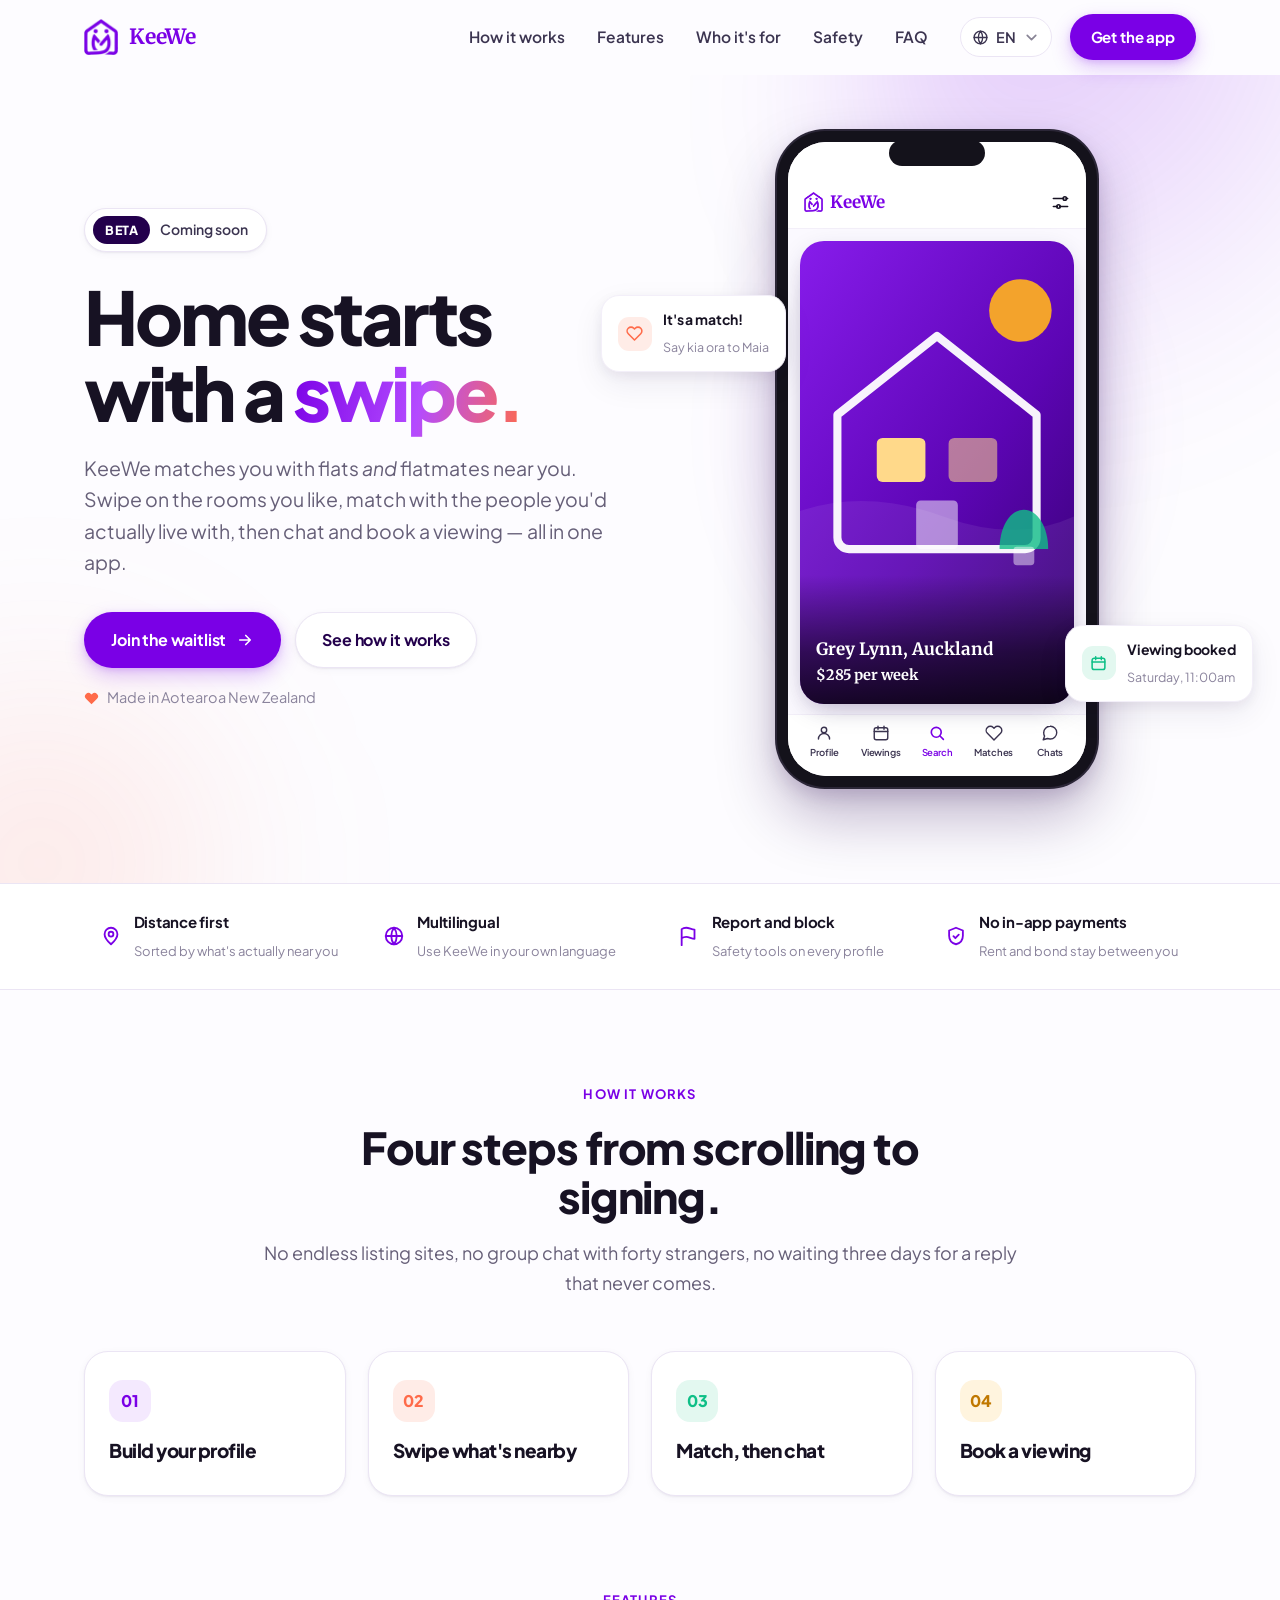
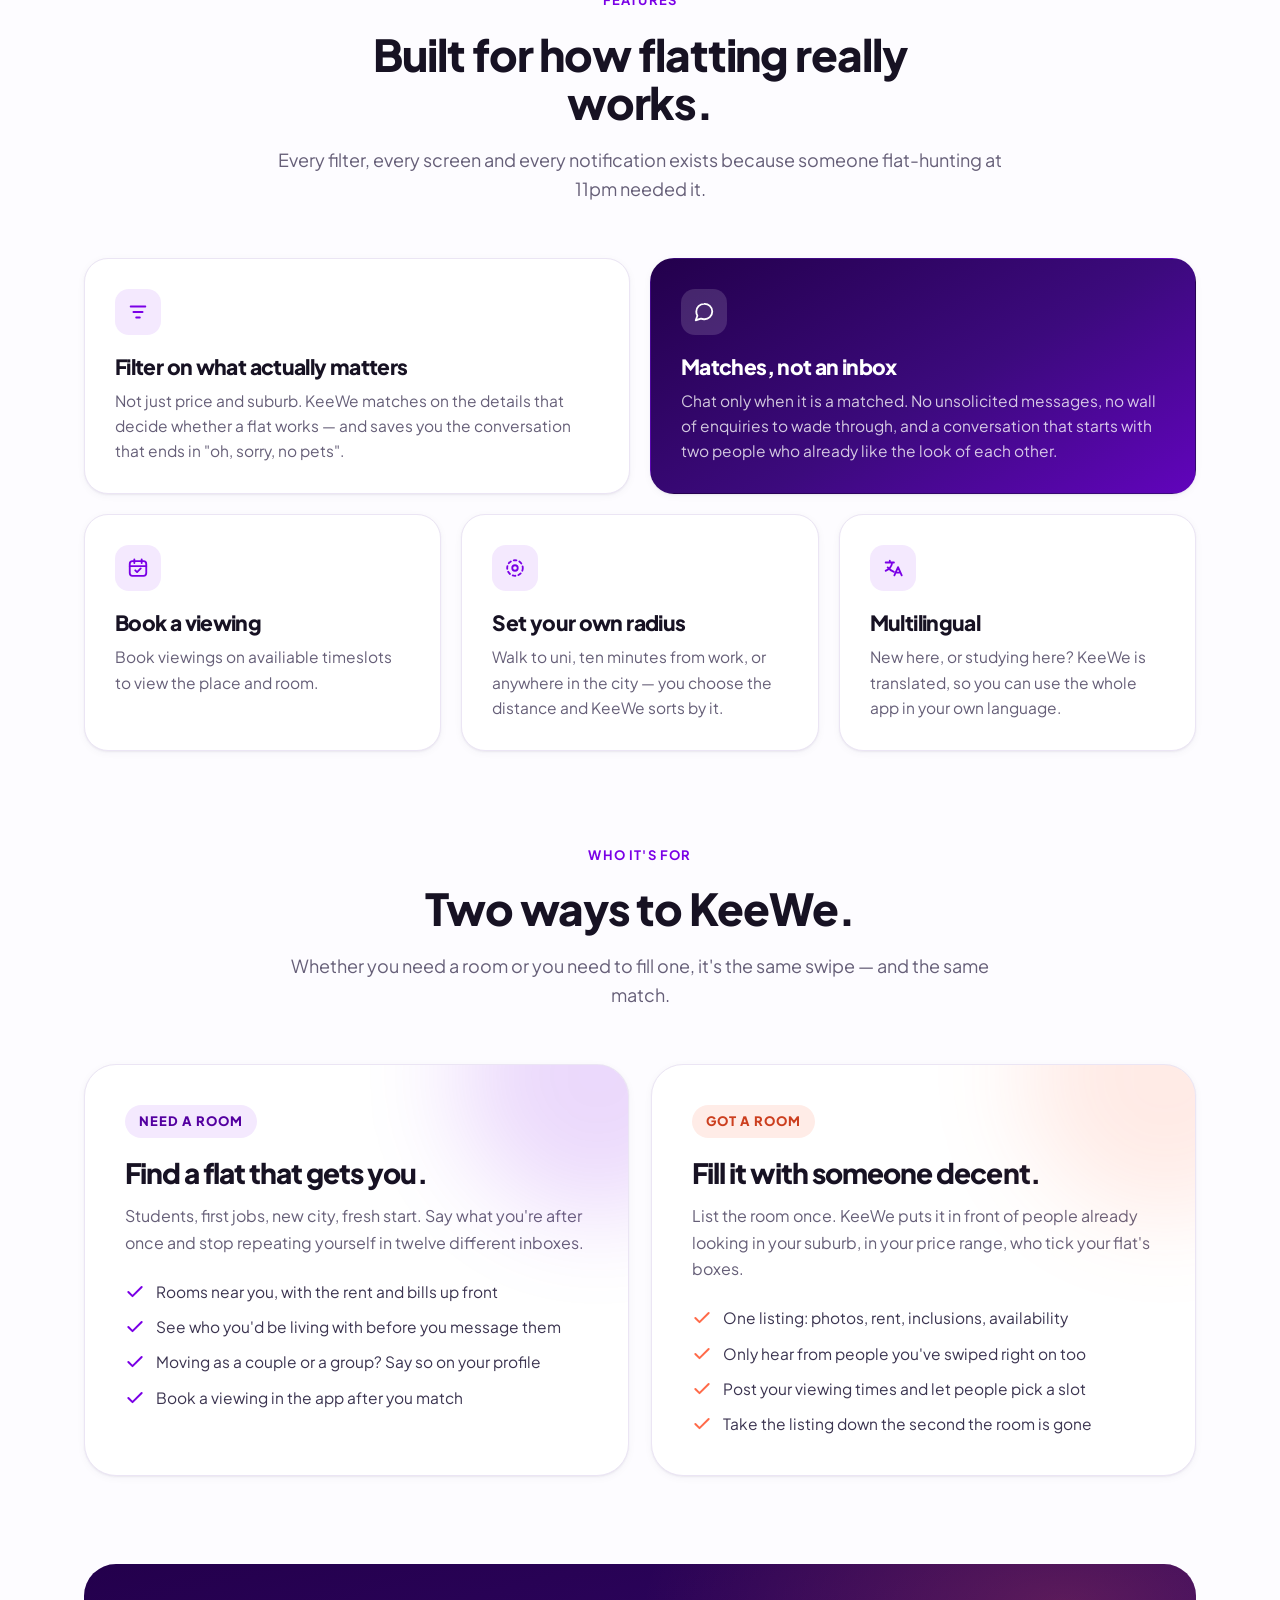
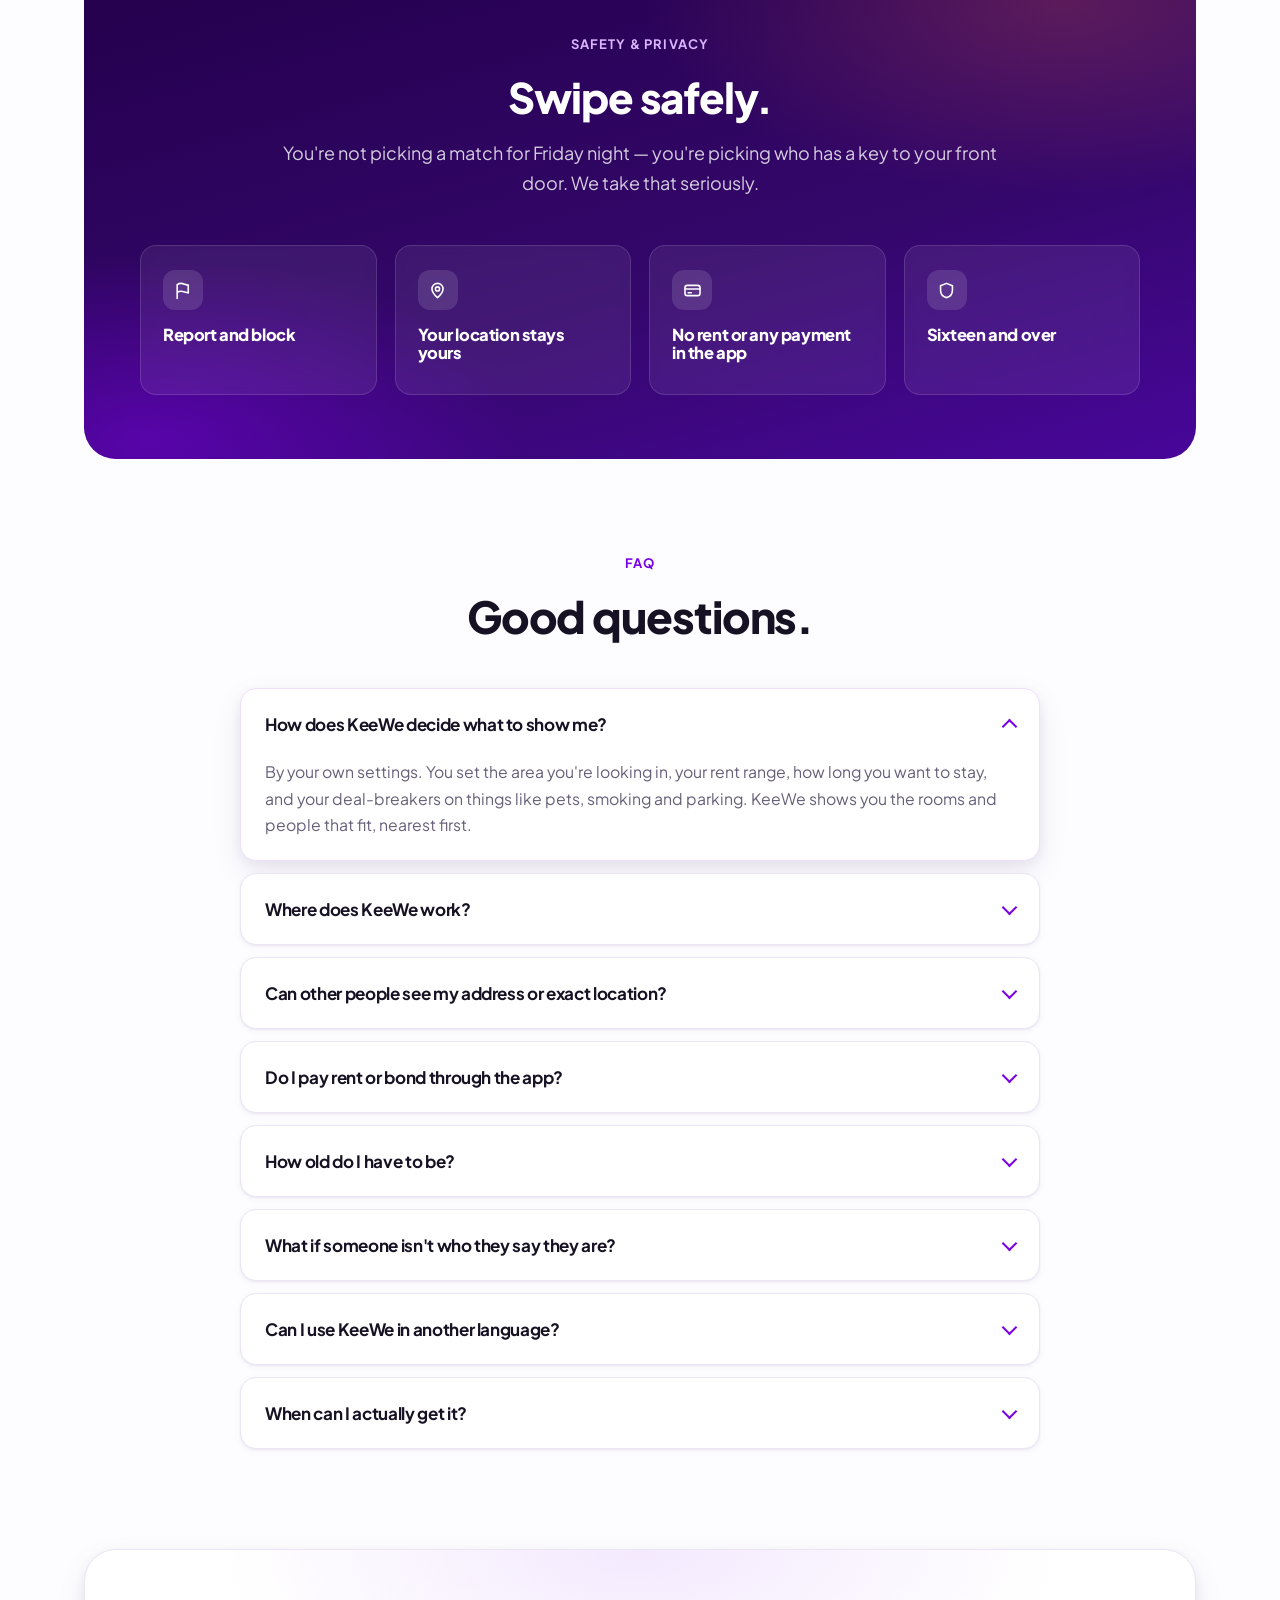
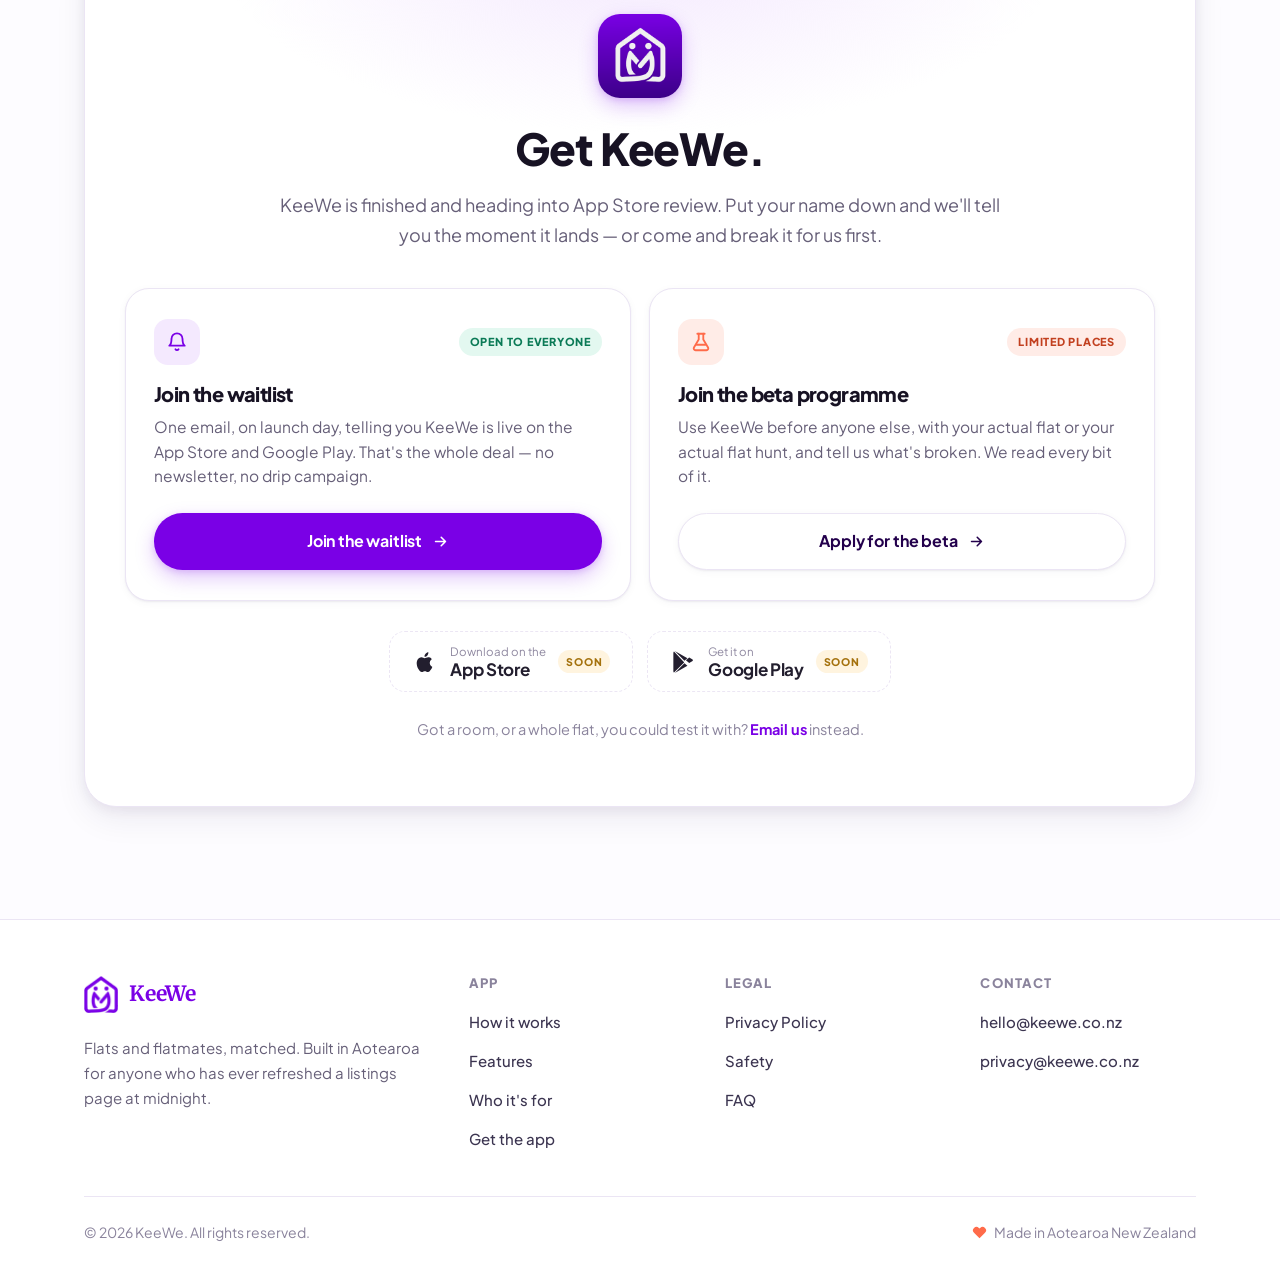
<file: index.html>
<!DOCTYPE html>
<html lang="en">
  <head>
    <meta charset="UTF-8" />
    <meta name="viewport" content="width=device-width, initial-scale=1" />

    <!-- Google Tag Manager container: GTM-NS9LC434 -->
    <!-- Google Tag Manager -->
    <script>
      (function (w, d, s, l, i) {
        w[l] = w[l] || [];
        w[l].push({ 'gtm.start': new Date().getTime(), event: 'gtm.js' });
        var f = d.getElementsByTagName(s)[0],
          j = d.createElement(s),
          dl = l != 'dataLayer' ? '&l=' + l : '';
        j.async = true;
        j.src = 'https://www.googletagmanager.com/gtm.js?id=' + i + dl;
        f.parentNode.insertBefore(j, f);
      })(window, document, 'script', 'dataLayer', 'GTM-NS9LC434');
    </script>
    <!-- End Google Tag Manager -->
    <title data-i18n="meta.home.title">KeeWe — Find your flat and your flatmates</title>
    <meta
      name="description"
      data-i18n-attr="content:meta.home.desc"
      content="KeeWe matches you with flats and flatmates near you in Aotearoa. Swipe on rooms and people, match, chat and book a viewing — all in one app."
    />
    <meta name="theme-color" content="#7a00e6" />
    <link rel="canonical" href="https://www.keewe.co.nz/" />

    <!-- ==========================================================
         LINKS TO SWAP WHEN THE APP GOES LIVE
         1. Waitlist form — search this file for  WAITLIST-FORM
         2. Beta form     — search this file for  BETA-FORM
         3. App Store     — search this file for  APPSTORE-LINK
         4. Google Play   — search this file for  PLAYSTORE-LINK
         ========================================================== -->

    <meta property="og:type" content="website" />
    <meta property="og:site_name" content="KeeWe" />
    <meta property="og:title" content="KeeWe — Find your flat and your flatmates" />
    <meta
      property="og:description"
      content="Swipe on rooms and people near you, match, chat and book a viewing. Flatting, without the group-chat chaos."
    />
    <meta property="og:url" content="https://www.keewe.co.nz/" />
    <meta property="og:image" content="https://www.keewe.co.nz/assets/app-icon.png" />
    <meta name="twitter:card" content="summary_large_image" />

    <link rel="shortcut icon" type="image/x-icon" href="./assets/favicon.ico" />
    <link rel="apple-touch-icon" href="./assets/app-icon.png" />

    <link rel="preconnect" href="https://fonts.googleapis.com" />
    <link rel="preconnect" href="https://fonts.gstatic.com" crossorigin />
    <link
      href="https://fonts.googleapis.com/css2?family=Merriweather:wght@700&family=Plus+Jakarta+Sans:wght@400;500;600;700;800&display=swap"
      rel="stylesheet"
    />
    <link rel="stylesheet" href="./assets/site.css" />

    <!-- language switching: assets/lang/<code>.js holds the translations -->
    <script src="./assets/i18n.js"></script>

    <link rel="alternate" hreflang="x-default" href="https://www.keewe.co.nz/" />
    <link rel="alternate" hreflang="en" href="https://www.keewe.co.nz/" />
    <link rel="alternate" hreflang="mi" href="https://www.keewe.co.nz/?lang=mi" />
    <link rel="alternate" hreflang="zh" href="https://www.keewe.co.nz/?lang=cn" />
    <link rel="alternate" hreflang="es" href="https://www.keewe.co.nz/?lang=es" />
    <link rel="alternate" hreflang="ja" href="https://www.keewe.co.nz/?lang=ja" />

    <script type="application/ld+json">
      {
        "@context": "https://schema.org",
        "@type": "MobileApplication",
        "name": "KeeWe",
        "applicationCategory": "LifestyleApplication",
        "operatingSystem": "iOS, Android",
        "url": "https://www.keewe.co.nz/",
        "description": "KeeWe matches you with flats and flatmates near you in Aotearoa. Swipe on rooms and people, match, chat and book a viewing."
      }
    </script>
  </head>

  <body>
    <!-- Google Tag Manager (noscript) -->
    <noscript
      ><iframe
        src="https://www.googletagmanager.com/ns.html?id=GTM-NS9LC434"
        height="0"
        width="0"
        style="display: none; visibility: hidden"
      ></iframe
    ></noscript>
    <!-- End Google Tag Manager (noscript) -->

    <a class="skip" href="#main" data-i18n="skip.content">Skip to content</a>

    <!-- ================= header ================= -->
    <header class="site-header">
      <div class="wrap nav">
        <a class="brand" href="./">
          <img src="./assets/logo-mark.png" alt="" width="34" />
          KeeWe
        </a>

        <ul class="nav-links">
          <li><a href="#how" data-i18n="nav.how">How it works</a></li>
          <li><a href="#features" data-i18n="nav.features">Features</a></li>
          <li><a href="#who" data-i18n="nav.who">Who it's for</a></li>
          <li><a href="#safety" data-i18n="nav.safety">Safety</a></li>
          <li><a href="#faq" data-i18n="nav.faq">FAQ</a></li>
        </ul>

        <div class="nav-cta">
          <a
            class="btn btn-primary btn-sm"
            href="#get-the-app"
            data-cta="nav_get_app"
            data-cta-location="nav"
            data-i18n="nav.get_app"
            >Get the app</a
          >
        </div>

        <button class="burger" type="button" aria-label="Menu" data-i18n-attr="aria-label:nav.menu" aria-expanded="false">
          <span></span>
        </button>
      </div>
    </header>

    <main id="main">
      <!-- ================= hero ================= -->
      <section class="hero">
        <div class="wrap hero-grid">
          <div class="hero-copy">
            <div class="pill-note reveal">
              <b data-i18n="hero.badge">Beta</b>
              <!-- <span>Now testing across Aotearoa</span> -->
               <span data-i18n="hero.badge_note">Coming soon</span>
            </div>

            <h1 class="reveal" data-delay="60" data-i18n="hero.h1">
              Home starts<br />with a <span class="accent">swipe.</span>
            </h1>

            <p class="hero-sub reveal" data-delay="120" data-i18n="hero.sub">
              KeeWe matches you with flats <em>and</em> flatmates near you. Swipe on the rooms you
              like, match with the people you'd actually live with, then chat and book a viewing —
              all in one app.
            </p>

            <div class="hero-cta reveal" data-delay="180">
              <a
                class="btn btn-primary"
                href="#get-the-app"
                data-cta="hero_waitlist"
                data-cta-location="hero"
              >
                <span data-i18n="cta.join_waitlist">Join the waitlist</span>
                <svg viewBox="0 0 24 24" fill="none" stroke="currentColor" stroke-width="2.2" stroke-linecap="round" stroke-linejoin="round" width="18" height="18" aria-hidden="true"><path d="M5 12h14M13 6l6 6-6 6"/></svg>
              </a>
              <a class="btn btn-ghost" href="#how" data-i18n="hero.cta_secondary">See how it works</a>
            </div>

            <p class="hero-fine reveal made" data-delay="240">
              <svg viewBox="0 0 24 24" fill="#ff6b4a" width="15" height="15" aria-hidden="true"><path d="M20.8 4.6a5.5 5.5 0 0 0-7.8 0L12 5.7l-1-1.1a5.5 5.5 0 1 0-7.8 7.8l8.8 8.8 8.8-8.8a5.5 5.5 0 0 0 0-7.8z"/></svg>
              <span data-i18n="common.made_in_nz">Made in Aotearoa New Zealand</span>
            </p>
          </div>

          <!-- ---------- phone mockup ---------- -->
          <div class="phone-stage reveal" data-delay="140">
            <div class="phone-glow" aria-hidden="true"></div>

            <div class="float-card fc-match" aria-hidden="true">
              <div class="fc-ico">
                <svg viewBox="0 0 24 24" fill="none" stroke="currentColor" stroke-width="2.2" stroke-linecap="round" stroke-linejoin="round"><path d="M20.8 4.6a5.5 5.5 0 0 0-7.8 0L12 5.7l-1-1.1a5.5 5.5 0 1 0-7.8 7.8l8.8 8.8 8.8-8.8a5.5 5.5 0 0 0 0-7.8z"/></svg>
              </div>
              <div>
                <strong data-i18n="mock.match_title">It's a match!</strong>
                <small data-i18n="mock.match_sub">Say kia ora to Maia</small>
              </div>
            </div>

            <div class="float-card fc-viewing" aria-hidden="true">
              <div class="fc-ico">
                <svg viewBox="0 0 24 24" fill="none" stroke="currentColor" stroke-width="2.2" stroke-linecap="round" stroke-linejoin="round"><rect x="3" y="4.5" width="18" height="16" rx="3"/><path d="M8 2.5v4M16 2.5v4M3 10h18"/></svg>
              </div>
              <div>
                <strong data-i18n="mock.viewing_title">Viewing booked</strong>
                <small data-i18n="mock.viewing_sub">Saturday, 11:00am</small>
              </div>
            </div>

            <div class="phone">
              <div class="notch" aria-hidden="true"></div>
              <div class="phone-screen">
                <div class="app-bar">
                  <span class="app-title">
                    <img src="./assets/logo-mark.png" alt="" width="19" />
                    KeeWe
                  </span>
                  <span class="app-bar-action" aria-hidden="true">
                    <svg viewBox="0 0 24 24" fill="none" stroke="currentColor" stroke-width="2" stroke-linecap="round"><path d="M3 7h13M19 7h2M3 17h5M11 17h10"/><circle cx="17.5" cy="7" r="2.2"/><circle cx="9.5" cy="17" r="2.2"/></svg>
                  </span>
                </div>

                <div class="deck">
                  <!-- card 1 — a room -->
                  <article class="swipe-card">
                                          <span class="overlay overlay-yes"><svg viewBox="0 0 24 24" fill="none" stroke="currentColor" stroke-width="2" stroke-linecap="round" stroke-linejoin="round"><path d="M7 21H4.5A1.5 1.5 0 0 1 3 19.5v-8A1.5 1.5 0 0 1 4.5 10H7"/><path d="M7 10.5 12 3a2.4 2.4 0 0 1 2.4 2.4V9h4.3a2 2 0 0 1 2 2.4l-1.3 7A2 2 0 0 1 16.4 20H7z"/></svg><span data-i18n="mock.like">Like</span></span>
                      <span class="overlay overlay-no"><svg viewBox="0 0 24 24" fill="none" stroke="currentColor" stroke-width="2" stroke-linecap="round" stroke-linejoin="round"><path d="M17 3h2.5A1.5 1.5 0 0 1 21 4.5v8a1.5 1.5 0 0 1-1.5 1.5H17"/><path d="M17 13.5 12 21a2.4 2.4 0 0 1-2.4-2.4V15H5.3a2 2 0 0 1-2-2.4l1.3-7A2 2 0 0 1 7.6 4H17z"/></svg><span data-i18n="mock.nope">Nope</span></span>
                    <div class="art">
                      <svg viewBox="0 0 288 400" preserveAspectRatio="xMidYMid slice" aria-hidden="true">
                        <defs>
                          <linearGradient id="g1" x1="0" y1="0" x2="1" y2="1">
                            <stop offset="0%" stop-color="#8b1ef0"/><stop offset="55%" stop-color="#5c05b4"/><stop offset="100%" stop-color="#2c0060"/>
                          </linearGradient>
                        </defs>
                        <rect width="288" height="400" fill="url(#g1)"/>
                        <circle cx="216" cy="60" r="27" fill="#ffb020" opacity=".92"/>
                        <path d="M-10 250 Q62 206 150 238 T300 212V410H-10Z" fill="#ffffff" opacity=".07"/>
                        <g stroke="#fff" stroke-width="7" fill="none" stroke-linejoin="round" opacity=".95">
                          <path d="M58 150 144 82l86 68v106a10 10 0 0 1-10 10H68a10 10 0 0 1-10-10z"/>
                        </g>
                        <rect x="92" y="170" width="42" height="38" rx="5" fill="#ffd98a"/>
                        <rect x="154" y="170" width="42" height="38" rx="5" fill="#ffd98a" opacity=".55"/>
                        <rect x="126" y="224" width="36" height="42" rx="4" fill="#ffffff" opacity=".5"/>
                        <path d="M198 266c0-19 9-34 21-34s21 15 21 34z" fill="#0fbf87" opacity=".8"/>
                        <rect x="210" y="264" width="18" height="16" rx="3" fill="#fff" opacity=".45"/>
                      </svg>
                      <div class="meta">
                        <h4 data-i18n="mock.card1_title">Grey Lynn, Auckland</h4>
                        <p class="price" data-i18n="mock.card1_sub">$285 per week</p>
                      </div>
                    </div>
                  </article>

                  <!-- card 2 — a flatmate -->
                  <article class="swipe-card">
                                          <span class="overlay overlay-yes"><svg viewBox="0 0 24 24" fill="none" stroke="currentColor" stroke-width="2" stroke-linecap="round" stroke-linejoin="round"><path d="M7 21H4.5A1.5 1.5 0 0 1 3 19.5v-8A1.5 1.5 0 0 1 4.5 10H7"/><path d="M7 10.5 12 3a2.4 2.4 0 0 1 2.4 2.4V9h4.3a2 2 0 0 1 2 2.4l-1.3 7A2 2 0 0 1 16.4 20H7z"/></svg><span data-i18n="mock.like">Like</span></span>
                      <span class="overlay overlay-no"><svg viewBox="0 0 24 24" fill="none" stroke="currentColor" stroke-width="2" stroke-linecap="round" stroke-linejoin="round"><path d="M17 3h2.5A1.5 1.5 0 0 1 21 4.5v8a1.5 1.5 0 0 1-1.5 1.5H17"/><path d="M17 13.5 12 21a2.4 2.4 0 0 1-2.4-2.4V15H5.3a2 2 0 0 1-2-2.4l1.3-7A2 2 0 0 1 7.6 4H17z"/></svg><span data-i18n="mock.nope">Nope</span></span>
                    <div class="art">
                      <svg viewBox="0 0 288 400" preserveAspectRatio="xMidYMid slice" aria-hidden="true">
                        <defs>
                          <linearGradient id="g2" x1="0" y1="0" x2="1" y2="1">
                            <stop offset="0%" stop-color="#ff8a5c"/><stop offset="60%" stop-color="#f2543d"/><stop offset="100%" stop-color="#7a00e6"/>
                          </linearGradient>
                        </defs>
                        <rect width="288" height="400" fill="url(#g2)"/>
                        <circle cx="144" cy="150" r="86" fill="#fff" opacity=".13"/>
                        <circle cx="144" cy="148" r="52" fill="#ffe4d2"/>
                        <path d="M92 148a52 52 0 0 1 104 0c0-42-22-58-52-58s-52 16-52 58z" fill="#2c1a3a"/>
                        <circle cx="128" cy="150" r="4.6" fill="#2c1a3a"/><circle cx="162" cy="150" r="4.6" fill="#2c1a3a"/>
                        <path d="M132 170q13 11 26 0" stroke="#2c1a3a" stroke-width="4.6" fill="none" stroke-linecap="round"/>
                        <path d="M56 400v-16c0-48 40-88 88-88s88 40 88 88v16z" fill="#fff" opacity=".9"/>
                      </svg>
                      <div class="meta">
                        <h4 data-i18n="mock.card2_title">Maia, 24</h4>
                        <p class="price" data-i18n="mock.card2_sub">Looking in Te Aro, Wellington</p>
                      </div>
                    </div>
                  </article>

                  <!-- card 3 — a room -->
                  <article class="swipe-card">
                                          <span class="overlay overlay-yes"><svg viewBox="0 0 24 24" fill="none" stroke="currentColor" stroke-width="2" stroke-linecap="round" stroke-linejoin="round"><path d="M7 21H4.5A1.5 1.5 0 0 1 3 19.5v-8A1.5 1.5 0 0 1 4.5 10H7"/><path d="M7 10.5 12 3a2.4 2.4 0 0 1 2.4 2.4V9h4.3a2 2 0 0 1 2 2.4l-1.3 7A2 2 0 0 1 16.4 20H7z"/></svg><span data-i18n="mock.like">Like</span></span>
                      <span class="overlay overlay-no"><svg viewBox="0 0 24 24" fill="none" stroke="currentColor" stroke-width="2" stroke-linecap="round" stroke-linejoin="round"><path d="M17 3h2.5A1.5 1.5 0 0 1 21 4.5v8a1.5 1.5 0 0 1-1.5 1.5H17"/><path d="M17 13.5 12 21a2.4 2.4 0 0 1-2.4-2.4V15H5.3a2 2 0 0 1-2-2.4l1.3-7A2 2 0 0 1 7.6 4H17z"/></svg><span data-i18n="mock.nope">Nope</span></span>
                    <div class="art">
                      <svg viewBox="0 0 288 400" preserveAspectRatio="xMidYMid slice" aria-hidden="true">
                        <defs>
                          <linearGradient id="g3" x1="0" y1="0" x2="1" y2="1">
                            <stop offset="0%" stop-color="#19d6a0"/><stop offset="55%" stop-color="#0f9fbf"/><stop offset="100%" stop-color="#23004c"/>
                          </linearGradient>
                        </defs>
                        <rect width="288" height="400" fill="url(#g3)"/>
                        <path d="M-10 248 Q70 204 152 238 T300 206V410H-10Z" fill="#ffffff" opacity=".08"/>
                        <g fill="none" stroke="#fff" stroke-width="7" stroke-linejoin="round" opacity=".95">
                          <path d="M48 142v114a10 10 0 0 0 10 10h172a10 10 0 0 0 10-10V142"/>
                          <path d="M34 146 144 68l110 78"/>
                        </g>
                        <rect x="76" y="166" width="40" height="38" rx="5" fill="#ffd98a"/>
                        <rect x="172" y="166" width="40" height="38" rx="5" fill="#ffd98a" opacity=".55"/>
                        <rect x="126" y="216" width="36" height="50" rx="5" fill="#fff" opacity=".55"/>
                        <circle cx="222" cy="58" r="9" fill="#fff" opacity=".55"/>
                        <circle cx="198" cy="40" r="5.5" fill="#fff" opacity=".38"/>
                      </svg>
                      <div class="meta">
                        <h4 data-i18n="mock.card3_title">Riccarton, Christchurch</h4>
                        <p class="price" data-i18n="mock.card3_sub">$230 per week</p>
                      </div>
                    </div>
                  </article>
                </div>

                <div class="tabbar" aria-hidden="true">
                  <span class="tab">
                    <svg viewBox="0 0 24 24" fill="none" stroke="currentColor" stroke-width="1.9" stroke-linecap="round" stroke-linejoin="round"><circle cx="12" cy="8" r="3.6"/><path d="M4.6 20a7.4 7.4 0 0 1 14.8 0"/></svg>
                    <em data-i18n="tab.profile">Profile</em>
                  </span>
                  <span class="tab">
                    <svg viewBox="0 0 24 24" fill="none" stroke="currentColor" stroke-width="1.9" stroke-linecap="round" stroke-linejoin="round"><rect x="3" y="5" width="18" height="16" rx="2.6"/><path d="M8 3v4M16 3v4M3 10h18"/></svg>
                    <em data-i18n="tab.viewings">Viewings</em>
                  </span>
                  <span class="tab is-on">
                    <svg viewBox="0 0 24 24" fill="none" stroke="currentColor" stroke-width="2.2" stroke-linecap="round"><circle cx="11" cy="11" r="6.6"/><path d="m16 16 4.5 4.5"/></svg>
                    <em data-i18n="tab.search">Search</em>
                  </span>
                  <span class="tab">
                    <svg viewBox="0 0 24 24" fill="none" stroke="currentColor" stroke-width="1.9" stroke-linecap="round" stroke-linejoin="round"><path d="M20.8 4.6a5.5 5.5 0 0 0-7.8 0L12 5.7l-1-1.1a5.5 5.5 0 1 0-7.8 7.8l8.8 8.8 8.8-8.8a5.5 5.5 0 0 0 0-7.8z"/></svg>
                    <em data-i18n="tab.matches">Matches</em>
                  </span>
                  <span class="tab">
                    <svg viewBox="0 0 24 24" fill="none" stroke="currentColor" stroke-width="1.9" stroke-linecap="round" stroke-linejoin="round"><path d="M21 11.5a8.4 8.4 0 0 1-9 8.4 9.4 9.4 0 0 1-3.3-.6L3 21l1.8-4.9A8.2 8.2 0 0 1 3.6 11.5 8.4 8.4 0 0 1 12 3.1a8.4 8.4 0 0 1 9 8.4z"/></svg>
                    <em data-i18n="tab.chats">Chats</em>
                  </span>
                </div>
              </div>
            </div>
          </div>
        </div>
      </section>

      <!-- ================= trust strip ================= -->
      <section class="trust">
        <div class="wrap trust-row">
          <div class="trust-item reveal">
            <svg viewBox="0 0 24 24" fill="none" stroke="currentColor" stroke-width="2" stroke-linecap="round" stroke-linejoin="round" aria-hidden="true"><path d="M12 21s7-6.3 7-11a7 7 0 1 0-14 0c0 4.7 7 11 7 11z"/><circle cx="12" cy="10" r="2.6"/></svg>
            <div><strong data-i18n="trust.1.title">Distance first</strong><small data-i18n="trust.1.sub">Sorted by what's actually near you</small></div>
          </div>
          <div class="trust-item reveal" data-delay="80">
            <svg viewBox="0 0 24 24" fill="none" stroke="currentColor" stroke-width="2" stroke-linecap="round" stroke-linejoin="round" aria-hidden="true"><circle cx="12" cy="12" r="9"/><path d="M3 12h18M12 3a15 15 0 0 1 0 18 15 15 0 0 1 0-18z"/></svg>
            <div><strong data-i18n="trust.2.title">Multilingual</strong><small data-i18n="trust.2.sub">Use KeeWe in your own language</small></div>
          </div>
          <div class="trust-item reveal" data-delay="160">
            <svg viewBox="0 0 24 24" fill="none" stroke="currentColor" stroke-width="2" stroke-linecap="round" stroke-linejoin="round" aria-hidden="true"><path d="M4 22V4.5S6 3 9 3s6 2 9 2v10c-3 0-6-2-9-2s-5 1.5-5 1.5"/></svg>
            <div><strong data-i18n="trust.3.title">Report and block</strong><small data-i18n="trust.3.sub">Safety tools on every profile</small></div>
          </div>
          <div class="trust-item reveal" data-delay="240">
            <svg viewBox="0 0 24 24" fill="none" stroke="currentColor" stroke-width="2" stroke-linecap="round" stroke-linejoin="round" aria-hidden="true"><path d="M12 3l7.5 3v5.6c0 4.6-3.1 8.2-7.5 9.4-4.4-1.2-7.5-4.8-7.5-9.4V6z"/><path d="M9.2 12.2 11.3 14.4 15 10.6"/></svg>
            <div><strong data-i18n="trust.4.title">No in-app payments</strong><small data-i18n="trust.4.sub">Rent and bond stay between you</small></div>
          </div>
        </div>
      </section>

      <!-- ================= how it works ================= -->
      <section class="section-pad" id="how">
        <div class="wrap">
          <div class="head-center">
            <span class="eyebrow reveal" data-i18n="how.eyebrow">How it works</span>
            <h2 class="h-sec reveal" data-delay="60" data-i18n="how.h2">Four steps from scrolling to signing.</h2>
            <p class="sub reveal" data-delay="120" data-i18n="how.sub">
              No endless listing sites, no group chat with forty strangers, no waiting three days for
              a reply that never comes.
            </p>
          </div>

          <div class="steps">
            <article class="step reveal">
              <div class="step-n">01</div>
              <h3 data-i18n="how.step1">Build your profile</h3>
            </article>
            <article class="step reveal" data-delay="90">
              <div class="step-n">02</div>
              <h3 data-i18n="how.step2">Swipe what's nearby</h3>
            </article>
            <article class="step reveal" data-delay="180">
              <div class="step-n">03</div>
              <h3 data-i18n="how.step3">Match, then chat</h3>
            </article>
            <article class="step reveal" data-delay="270">
              <div class="step-n">04</div>
              <h3 data-i18n="how.step4">Book a viewing</h3>
            </article>
          </div>
        </div>
      </section>

      <!-- ================= features ================= -->
      <section class="section-pad" id="features" style="padding-top: 0">
        <div class="wrap">
          <div class="head-center">
            <span class="eyebrow reveal" data-i18n="feat.eyebrow">Features</span>
            <h2 class="h-sec reveal" data-delay="60" data-i18n="feat.h2">Built for how flatting really works.</h2>
            <p class="sub reveal" data-delay="120" data-i18n="feat.sub">
              Every filter, every screen and every notification exists because someone flat-hunting
              at 11pm needed it.
            </p>
          </div>

          <div class="bento">
            <article class="card b-wide reveal">
              <div class="card-ico">
                <svg viewBox="0 0 24 24" fill="none" stroke="currentColor" stroke-width="2" stroke-linecap="round" stroke-linejoin="round" aria-hidden="true"><path d="M4 6h16M7 12h10M10 18h4"/></svg>
              </div>
              <h3 data-i18n="feat.c1.h">Filter on what actually matters</h3>
              <p data-i18n="feat.c1.p">
                Not just price and suburb. KeeWe matches on the details that decide whether a flat
                works — and saves you the conversation that ends in "oh, sorry, no pets".
              </p>
            </article>

            <article class="card card-dark b-half reveal" data-delay="90">
              <div class="card-ico">
                <svg viewBox="0 0 24 24" fill="none" stroke="currentColor" stroke-width="2" stroke-linecap="round" stroke-linejoin="round" aria-hidden="true"><path d="M21 11.5a8.4 8.4 0 0 1-9 8.4 9.4 9.4 0 0 1-3.3-.6L3 21l1.8-4.9A8.2 8.2 0 0 1 3.6 11.5 8.4 8.4 0 0 1 12 3.1a8.4 8.4 0 0 1 9 8.4z"/></svg>
              </div>
              <h3 data-i18n="feat.c2.h">Matches, not an inbox</h3>
              <p data-i18n="feat.c2.p">
                Chat only when it is a matched. No unsolicited messages,
                no wall of enquiries to wade through, and a conversation that starts with two people
                who already like the look of each other.
              </p>
            </article>

            <article class="card b-third reveal">
              <div class="card-ico">
                <svg viewBox="0 0 24 24" fill="none" stroke="currentColor" stroke-width="2" stroke-linecap="round" stroke-linejoin="round" aria-hidden="true"><rect x="3" y="4.5" width="18" height="16" rx="3"/><path d="M8 2.5v4M16 2.5v4M3 10h18"/><path d="M9 14.5l2 2 4-4"/></svg>
              </div>
              <h3 data-i18n="how.step4">Book a viewing</h3>
              <p data-i18n="feat.c3.p">
                Book viewings on availiable timeslots to view the place and room.
              </p>
            </article>

            <article class="card b-third reveal" data-delay="90">
              <div class="card-ico">
                <svg viewBox="0 0 24 24" fill="none" stroke="currentColor" stroke-width="2" stroke-linecap="round" stroke-linejoin="round" aria-hidden="true"><circle cx="12" cy="12" r="3"/><circle cx="12" cy="12" r="8.5" stroke-dasharray="3 3.4"/></svg>
              </div>
              <h3 data-i18n="feat.c4.h">Set your own radius</h3>
              <p data-i18n="feat.c4.p">
                Walk to uni, ten minutes from work, or anywhere in the city — you choose the
                distance and KeeWe sorts by it.
              </p>
            </article>

            <article class="card b-third reveal" data-delay="180">
              <div class="card-ico">
                <svg viewBox="0 0 24 24" fill="none" stroke="currentColor" stroke-width="2" stroke-linecap="round" stroke-linejoin="round" aria-hidden="true"><path d="M4 6h9M8.5 4v2M11 6c0 4-3.4 8-7 9M6.2 11.4C8 13.6 10.6 15.4 13 16.2"/><path d="M13.5 20l4-9 4 9M15 17h5"/></svg>
              </div>
              <h3 data-i18n="feat.c5.h">Multilingual</h3>
              <p data-i18n="feat.c5.p">
                New here, or studying here? KeeWe is translated, so you can use the whole app in
                your own language.
              </p>
            </article>
          </div>
        </div>
      </section>

      <!-- ================= who it's for ================= -->
      <section class="section-pad" id="who" style="padding-top: 0">
        <div class="wrap">
          <div class="head-center">
            <span class="eyebrow reveal" data-i18n="who.eyebrow">Who it's for</span>
            <h2 class="h-sec reveal" data-delay="60" data-i18n="who.h2">Two ways to KeeWe.</h2>
            <p class="sub reveal" data-delay="120" data-i18n="who.sub">
              Whether you need a room or you need to fill one, it's the same swipe — and the same
              match.
            </p>
          </div>

          <div class="split">
            <article class="side side-a reveal">
              <span class="tag" data-i18n="who.a.tag">Need a room</span>
              <h3 data-i18n="who.a.h">Find a flat that gets you.</h3>
              <p data-i18n="who.a.p">
                Students, first jobs, new city, fresh start. Say what you're after once and stop
                repeating yourself in twelve different inboxes.
              </p>
              <ul class="ticks">
                <li>
                  <svg viewBox="0 0 24 24" fill="none" stroke="currentColor" stroke-width="2.4" stroke-linecap="round" stroke-linejoin="round"><path d="M20 6 9 17l-5-5"/></svg>
                  <span data-i18n="who.a.l1">Rooms near you, with the rent and bills up front</span>
                </li>
                <li>
                  <svg viewBox="0 0 24 24" fill="none" stroke="currentColor" stroke-width="2.4" stroke-linecap="round" stroke-linejoin="round"><path d="M20 6 9 17l-5-5"/></svg>
                  <span data-i18n="who.a.l2">See who you'd be living with before you message them</span>
                </li>
                <li>
                  <svg viewBox="0 0 24 24" fill="none" stroke="currentColor" stroke-width="2.4" stroke-linecap="round" stroke-linejoin="round"><path d="M20 6 9 17l-5-5"/></svg>
                  <span data-i18n="who.a.l3">Moving as a couple or a group? Say so on your profile</span>
                </li>
                <li>
                  <svg viewBox="0 0 24 24" fill="none" stroke="currentColor" stroke-width="2.4" stroke-linecap="round" stroke-linejoin="round"><path d="M20 6 9 17l-5-5"/></svg>
                  <span data-i18n="who.a.l4">Book a viewing in the app after you match</span>
                </li>
              </ul>
            </article>

            <article class="side side-b reveal" data-delay="120">
              <span class="tag" data-i18n="who.b.tag">Got a room</span>
              <h3 data-i18n="who.b.h">Fill it with someone decent.</h3>
              <p data-i18n="who.b.p">
                List the room once. KeeWe puts it in front of people already looking in your suburb,
                in your price range, who tick your flat's boxes.
              </p>
              <ul class="ticks">
                <li>
                  <svg viewBox="0 0 24 24" fill="none" stroke="currentColor" stroke-width="2.4" stroke-linecap="round" stroke-linejoin="round"><path d="M20 6 9 17l-5-5"/></svg>
                  <span data-i18n="who.b.l1">One listing: photos, rent, inclusions, availability</span>
                </li>
                <li>
                  <svg viewBox="0 0 24 24" fill="none" stroke="currentColor" stroke-width="2.4" stroke-linecap="round" stroke-linejoin="round"><path d="M20 6 9 17l-5-5"/></svg>
                  <span data-i18n="who.b.l2">Only hear from people you've swiped right on too</span>
                </li>
                <li>
                  <svg viewBox="0 0 24 24" fill="none" stroke="currentColor" stroke-width="2.4" stroke-linecap="round" stroke-linejoin="round"><path d="M20 6 9 17l-5-5"/></svg>
                  <span data-i18n="who.b.l3">Post your viewing times and let people pick a slot</span>
                </li>
                <li>
                  <svg viewBox="0 0 24 24" fill="none" stroke="currentColor" stroke-width="2.4" stroke-linecap="round" stroke-linejoin="round"><path d="M20 6 9 17l-5-5"/></svg>
                  <span data-i18n="who.b.l4">Take the listing down the second the room is gone</span>
                </li>
              </ul>
            </article>
          </div>
        </div>
      </section>

      <!-- ================= safety ================= -->
      <section class="section-pad" id="safety" style="padding-top: 0">
        <div class="wrap">
          <div class="safety reveal">
            <div class="head-center">
              <span class="eyebrow" data-i18n="safety.eyebrow">Safety &amp; privacy</span>
              <h2 data-i18n="safety.h2">Swipe safely.</h2>
              <p class="sub" data-i18n="safety.sub">
                You're not picking a match for Friday night — you're picking who has a key to your
                front door. We take that seriously.
              </p>
            </div>

            <div class="safe-grid">
              <article class="safe-item">
                <div class="si-ico">
                  <svg viewBox="0 0 24 24" fill="none" stroke="currentColor" stroke-width="2" stroke-linecap="round" stroke-linejoin="round" aria-hidden="true"><path d="M4 22V4.5S6 3 9 3s6 2 9 2v10c-3 0-6-2-9-2s-5 1.5-5 1.5"/></svg>
                </div>
                <h4 data-i18n="safety.i1">Report and block</h4>
              </article>

              <article class="safe-item">
                <div class="si-ico">
                  <svg viewBox="0 0 24 24" fill="none" stroke="currentColor" stroke-width="2" stroke-linecap="round" stroke-linejoin="round" aria-hidden="true"><path d="M12 21s7-6.3 7-11a7 7 0 1 0-14 0c0 4.7 7 11 7 11z"/><circle cx="12" cy="10" r="2.6"/></svg>
                </div>
                <h4 data-i18n="safety.i2">Your location stays yours</h4>
              </article>

              <article class="safe-item">
                <div class="si-ico">
                  <svg viewBox="0 0 24 24" fill="none" stroke="currentColor" stroke-width="2" stroke-linecap="round" stroke-linejoin="round" aria-hidden="true"><rect x="2.5" y="5.5" width="19" height="13" rx="3"/><path d="M2.5 10h19"/><path d="M6.5 14.8h4"/></svg>
                </div>
                <h4 data-i18n="safety.i3">No rent or any payment in the app</h4>
              </article>

              <article class="safe-item">
                <div class="si-ico">
                  <svg viewBox="0 0 24 24" fill="none" stroke="currentColor" stroke-width="2" stroke-linecap="round" stroke-linejoin="round" aria-hidden="true"><path d="M12 3l7.5 3v5.6c0 4.6-3.1 8.2-7.5 9.4-4.4-1.2-7.5-4.8-7.5-9.4V6z"/></svg>
                </div>
                <h4 data-i18n="safety.i4">Sixteen and over</h4>
              </article>
            </div>
          </div>
        </div>
      </section>

      <!-- ================= FAQ ================= -->
      <section class="section-pad" id="faq" style="padding-top: 0">
        <div class="wrap">
          <div class="head-center">
            <span class="eyebrow reveal" data-i18n="faq.eyebrow">FAQ</span>
            <h2 class="h-sec reveal" data-delay="60" data-i18n="faq.h2">Good questions.</h2>
          </div>

          <div class="faq reveal" data-delay="120">
            <details open>
              <summary data-i18n="faq.q1">How does KeeWe decide what to show me?</summary>
              <div class="answer">
                <p data-i18n="faq.a1">
                  By your own settings. You set the area you're looking in, your rent range, how
                  long you want to stay, and your deal-breakers on things like pets, smoking and
                  parking. KeeWe shows you the rooms and people that fit, nearest first.
                </p>
              </div>
            </details>

            <details>
              <summary data-i18n="faq.q2">Where does KeeWe work?</summary>
              <div class="answer">
                <p data-i18n="faq.a2">
                  Curretly KeeWe is built for Aotearoa, New Zealand — Auckland, Wellington, Christchurch,
                  Dunedin, Hamilton and everywhere in between. Because everything is sorted by
                  distance from you, the app is at its best where there are flats to find.
                </p>
              </div>
            </details>

            <details>
              <summary data-i18n="faq.q3">Can other people see my address or exact location?</summary>
              <div class="answer">
                <p data-i18n="faq.a3">
                  No. Your device's coordinates are used to work out which listings fall inside the
                  area you're searching, and that's all. They're never shown to another user.
                </p>
                <p data-i18n="faq.a3b">
                  If you list a room, the property address is part of that listing — that one is
                  your call, and you can take the listing down whenever you like.
                </p>
              </div>
            </details>

            <details>
              <summary data-i18n="faq.q4">Do I pay rent or bond through the app?</summary>
              <div class="answer">
                <p data-i18n="faq.a4">
                  No. KeeWe introduces people; the tenancy itself is between you and the landlord or
                  head tenant, exactly as it would be otherwise. Rent and bond are never collected
                  or held by KeeWe.
                </p>
              </div>
            </details>

            <details>
              <summary data-i18n="faq.q5">How old do I have to be?</summary>
              <div class="answer">
                <p data-i18n="faq.a5">
                  Sixteen. That's the minimum age for both the app and our terms, and it lines up
                  with the age at which you can be a party to a residential tenancy in New Zealand.
                </p>
              </div>
            </details>

            <details>
              <summary data-i18n="faq.q6">What if someone isn't who they say they are?</summary>
              <div class="answer">
                <p data-i18n="faq.a6">
                  Report them. Every profile and every chat has a report option, and blocking takes
                  effect immediately — they disappear from your deck and can't message you again.
                </p>
                <p data-i18n="faq.a6b">
                  Reports are read by a real person and assessed against our terms. We never tell
                  the reported user who made the report.
                </p>
              </div>
            </details>

            <details>
              <summary data-i18n="faq.q7">Can I use KeeWe in another language?</summary>
              <div class="answer">
                <p data-i18n="faq.a7">
                  Yes. KeeWe is multilingual — pick your language in Settings and the whole app
                  follows, from the search filters to your listing.
                </p>
              </div>
            </details>

            <details>
              <summary data-i18n="faq.q8">When can I actually get it?</summary>
              <div class="answer">
                <p data-i18n="faq.a8">
                  KeeWe is built and heading into App Store review. Join the waitlist below and we'll
                  email you the moment it's live — nothing else, no newsletter.
                </p>
                <p data-i18n="faq.a8b">
                  If you'd rather not wait, the beta programme opens first. We're after a small group
                  of real flats and real flat-hunters to use KeeWe properly and tell us what breaks.
                </p>
              </div>
            </details>
          </div>
        </div>
      </section>

      <!-- ================= download ================= -->
      <section class="section-pad" id="get-the-app" style="padding-top: 0">
        <div class="wrap">
          <div class="download reveal">
            <img class="dl-icon" src="./assets/app-icon.png" alt="The KeeWe app icon" width="84" height="84" />
            <h2 data-i18n="dl.h2">Get KeeWe.</h2>
            <p class="sub" data-i18n="dl.sub">
              KeeWe is finished and heading into App Store review. Put your name down and we'll tell
              you the moment it lands — or come and break it for us first.
            </p>

            <div class="join-grid">
              <article class="join-card">
                <div class="jc-top">
                  <div class="jc-ico">
                    <svg viewBox="0 0 24 24" fill="none" stroke="currentColor" stroke-width="2" stroke-linecap="round" stroke-linejoin="round" aria-hidden="true"><path d="M18 8.5a6 6 0 1 0-12 0c0 6-2.4 7.5-2.4 7.5h16.8S18 14.5 18 8.5z"/><path d="M13.7 20a2 2 0 0 1-3.4 0"/></svg>
                  </div>
                  <span class="jc-tag is-open" data-i18n="dl.w.tag">Open to everyone</span>
                </div>
                <h3 data-i18n="cta.join_waitlist">Join the waitlist</h3>
                <p data-i18n="dl.w.p">
                  One email, on launch day, telling you KeeWe is live on the App Store and Google
                  Play. That's the whole deal — no newsletter, no drip campaign.
                </p>
                <!-- WAITLIST-FORM — replace href with your Google Form link -->
                <a
                  class="btn btn-primary"
                  href="https://forms.gle/dG5GLDD6kXpuAwjV9"
                  target="_blank"
                  rel="noopener"
                  data-cta="waitlist_form"
                  data-cta-location="get_the_app"
                >
                  <span data-i18n="cta.join_waitlist">Join the waitlist</span>
                  <svg viewBox="0 0 24 24" fill="none" stroke="currentColor" stroke-width="2.2" stroke-linecap="round" stroke-linejoin="round" width="17" height="17" aria-hidden="true"><path d="M5 12h14M13 6l6 6-6 6"/></svg>
                </a>
              </article>

              <article class="join-card is-beta">
                <div class="jc-top">
                  <div class="jc-ico">
                    <svg viewBox="0 0 24 24" fill="none" stroke="currentColor" stroke-width="2" stroke-linecap="round" stroke-linejoin="round" aria-hidden="true"><path d="M9.5 3v6.2L4.3 18a2 2 0 0 0 1.7 3h12a2 2 0 0 0 1.7-3l-5.2-8.8V3"/><path d="M8 3h8M7.2 15h9.6"/></svg>
                  </div>
                  <span class="jc-tag" data-i18n="dl.b.tag">Limited places</span>
                </div>
                <h3 data-i18n="dl.b.h">Join the beta programme</h3>
                <p data-i18n="dl.b.p">
                  Use KeeWe before anyone else, with your actual flat or your actual flat hunt, and
                  tell us what's broken. We read every bit of it.
                </p>
                <!-- BETA-FORM — replace href with your Google Form link -->
                <a
                  class="btn btn-ghost"
                  href="https://forms.gle/KN6CyrmuACdSKK7y9"
                  target="_blank"
                  rel="noopener"
                  data-cta="beta_form"
                  data-cta-location="get_the_app"
                >
                  <span data-i18n="dl.b.btn">Apply for the beta</span>
                  <svg viewBox="0 0 24 24" fill="none" stroke="currentColor" stroke-width="2.2" stroke-linecap="round" stroke-linejoin="round" width="17" height="17" aria-hidden="true"><path d="M5 12h14M13 6l6 6-6 6"/></svg>
                </a>
              </article>
            </div>

            <div class="store-row">
              <!-- APPSTORE-LINK — swap this block for a real <a href="..."> when the app is live -->
              <span class="store-badge is-soon">
                <svg viewBox="0 0 24 24" fill="currentColor" aria-hidden="true"><path d="M16.4 12.8c0-2.2 1.8-3.3 1.9-3.4-1-1.5-2.6-1.7-3.2-1.7-1.4-.1-2.7.8-3.4.8-.7 0-1.8-.8-2.9-.8-1.5 0-2.9.9-3.7 2.2-1.6 2.7-.4 6.8 1.1 9 .8 1.1 1.6 2.3 2.8 2.3 1.1 0 1.5-.7 2.9-.7 1.3 0 1.7.7 2.9.7 1.2 0 2-1.1 2.7-2.2.9-1.2 1.2-2.5 1.2-2.5s-2.3-.9-2.3-3.7zM14.2 5.9c.6-.8 1-1.8.9-2.9-.9 0-2 .6-2.6 1.4-.6.7-1.1 1.7-.9 2.8 1 .1 2-.5 2.6-1.3z"/></svg>
                <span>
                  <small data-i18n="store.appstore_pre">Download on the</small>
                  <strong>App Store</strong>
                </span>
                <span class="soon-tag" data-i18n="store.soon">Soon</span>
              </span>

              <!-- PLAYSTORE-LINK — swap this block for a real <a href="..."> when the app is live -->
              <span class="store-badge is-soon">
                <svg viewBox="0 0 24 24" fill="currentColor" aria-hidden="true"><path d="M3.6 2.3c-.3.3-.5.8-.5 1.4v16.6c0 .6.2 1.1.5 1.4l.1.1 9.3-9.3v-.2L3.7 2.2l-.1.1zm12.5 6.2L4.4 1.8l-.2-.1 9.1 9.1 2.8-2.3zM4.2 22.3l.2-.1 11.7-6.7-2.8-2.3-9.1 9.1zm13.5-9.4 2.8-1.6c.9-.5.9-1.3 0-1.8l-2.8-1.6-3 2.5 3 2.5z"/></svg>
                <span>
                  <small data-i18n="store.play_pre">Get it on</small>
                  <strong>Google Play</strong>
                </span>
                <span class="soon-tag" data-i18n="store.soon">Soon</span>
              </span>
            </div>

            <p class="beta-note" data-i18n="dl.note">
              Got a room, or a whole flat, you could test it with?
              <a href="mailto:hello@keewe.co.nz?subject=KeeWe%20beta">Email us</a> instead.
            </p>
          </div>
        </div>
      </section>
    </main>

    <!-- ================= footer ================= -->
    <footer class="site-footer">
      <div class="wrap">
        <div class="foot-grid">
          <div class="foot-brand">
            <a class="brand" href="./">
              <img src="./assets/logo-mark.png" alt="" width="34" />
              KeeWe
            </a>
            <p data-i18n="foot.blurb">
              Flats and flatmates, matched. Built in Aotearoa for anyone who has ever refreshed a
              listings page at midnight.
            </p>
          </div>

          <div class="foot-col">
            <h4 data-i18n="foot.col.app">App</h4>
            <ul>
              <li><a href="#how" data-i18n="nav.how">How it works</a></li>
              <li><a href="#features" data-i18n="nav.features">Features</a></li>
              <li><a href="#who" data-i18n="nav.who">Who it's for</a></li>
              <li>
                <a href="#get-the-app" data-cta="footer_get_app" data-cta-location="footer" data-i18n="nav.get_app">Get the app</a
                >
              </li>
            </ul>
          </div>

          <div class="foot-col">
            <h4 data-i18n="foot.col.legal">Legal</h4>
            <ul>
              <li><a href="./privacy-policy.html" data-i18n="foot.privacy">Privacy Policy</a></li>
              <li><a href="#safety" data-i18n="nav.safety">Safety</a></li>
              <li><a href="#faq" data-i18n="nav.faq">FAQ</a></li>
            </ul>
          </div>

          <div class="foot-col">
            <h4 data-i18n="foot.col.contact">Contact</h4>
            <ul>
              <li><a href="mailto:hello@keewe.co.nz">hello@keewe.co.nz</a></li>
              <li><a href="mailto:privacy@keewe.co.nz">privacy@keewe.co.nz</a></li>
            </ul>
          </div>
        </div>

        <div class="foot-bottom">
          <span>© <span data-year>2026</span> <span data-i18n="foot.rights">KeeWe. All rights reserved.</span></span>
          <span class="made">
            <svg viewBox="0 0 24 24" fill="currentColor" width="15" height="15" aria-hidden="true"><path d="M20.8 4.6a5.5 5.5 0 0 0-7.8 0L12 5.7l-1-1.1a5.5 5.5 0 1 0-7.8 7.8l8.8 8.8 8.8-8.8a5.5 5.5 0 0 0 0-7.8z"/></svg>
            <span data-i18n="common.made_in_nz">Made in Aotearoa New Zealand</span>
          </span>
        </div>
      </div>
    </footer>

    <script src="./assets/site.js" defer></script>
  </body>
</html>
</file>
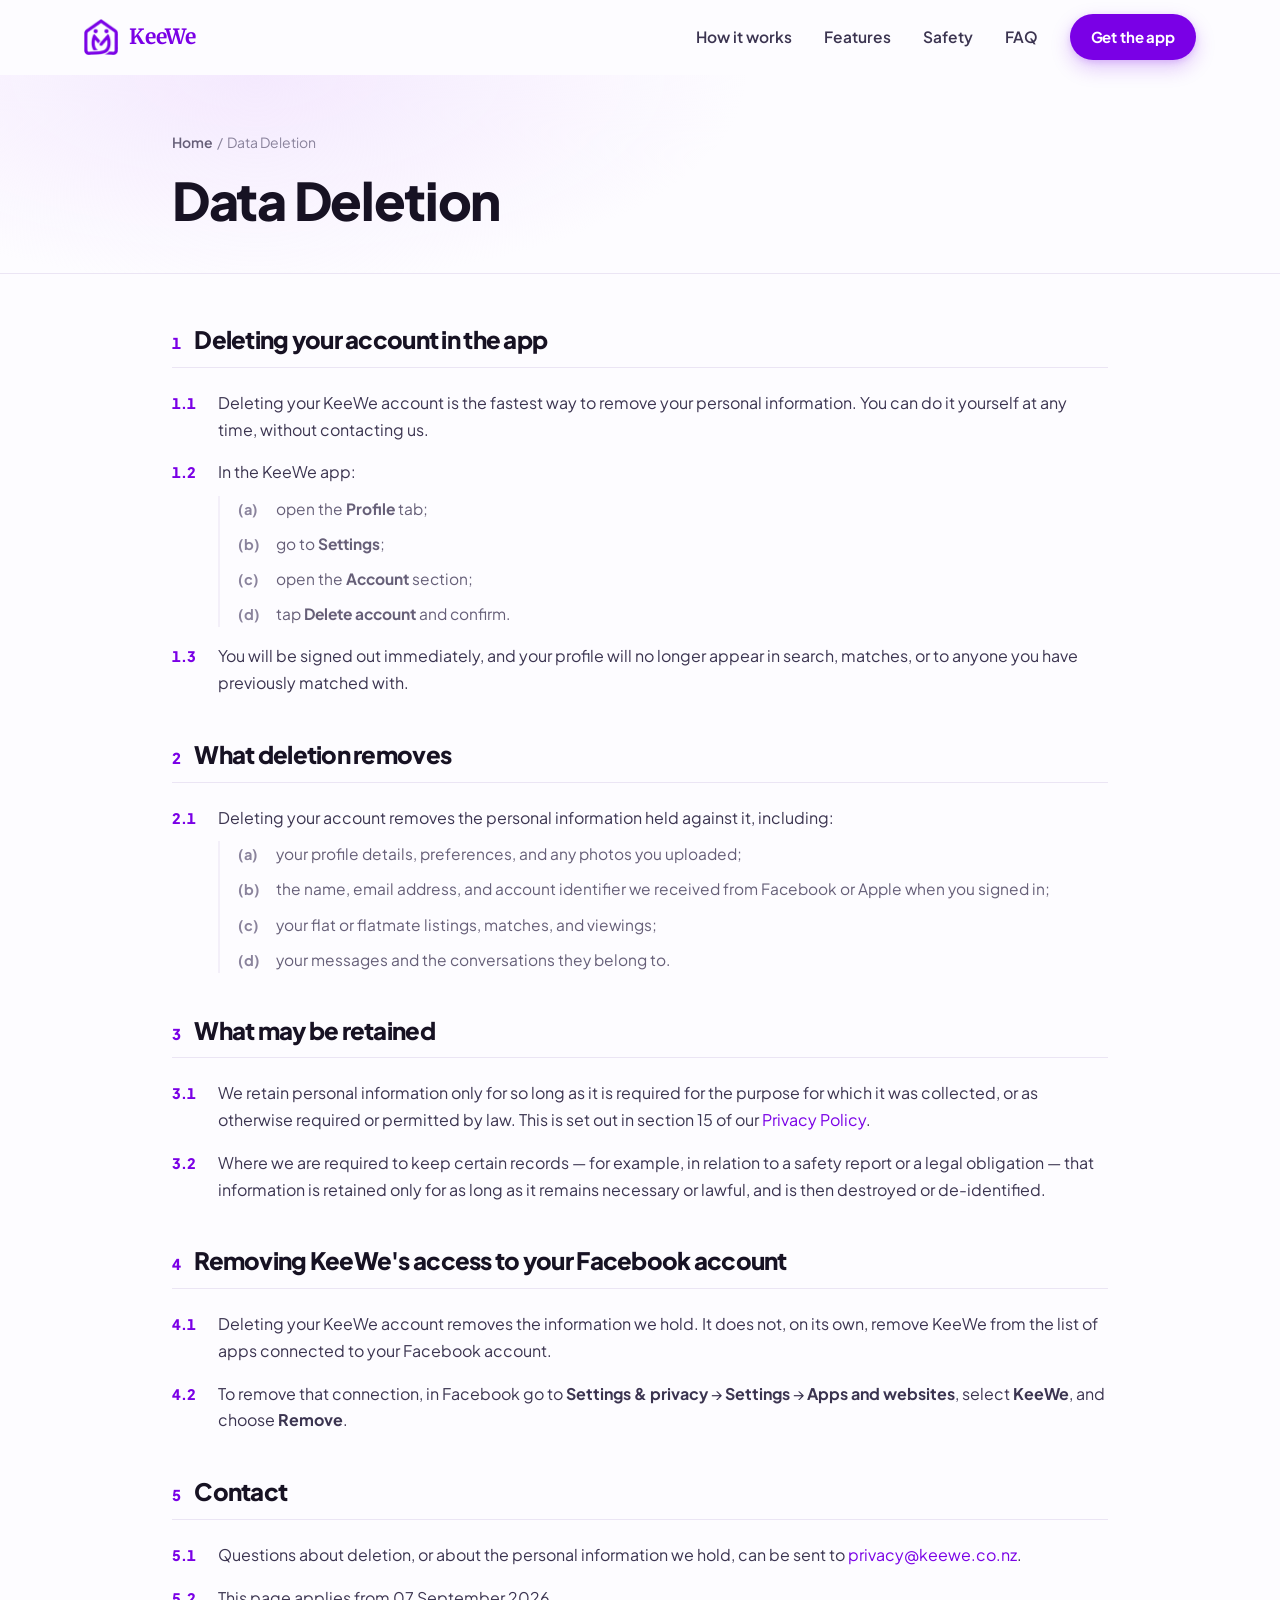
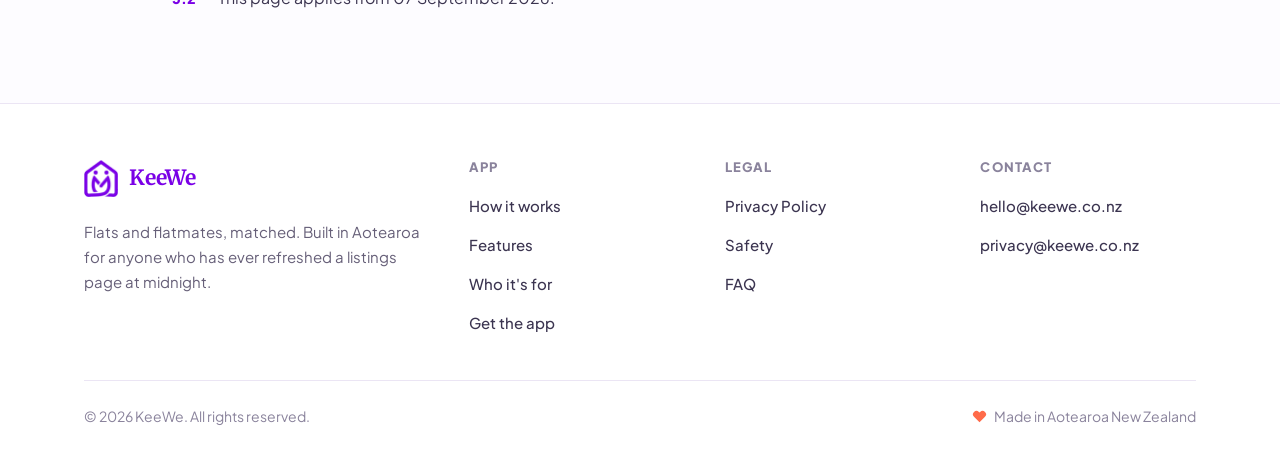
<file: data-deletion.html>
<!DOCTYPE html>
<html lang="en">

<head>
  <meta charset="UTF-8" />
  <meta name="viewport" content="width=device-width, initial-scale=1" />

  <!-- Google Tag Manager container: GTM-NS9LC434 -->
  <!-- Google Tag Manager -->
  <script>
    (function (w, d, s, l, i) {
      w[l] = w[l] || [];
      w[l].push({ 'gtm.start': new Date().getTime(), event: 'gtm.js' });
      var f = d.getElementsByTagName(s)[0],
        j = d.createElement(s),
        dl = l != 'dataLayer' ? '&l=' + l : '';
      j.async = true;
      j.src = 'https://www.googletagmanager.com/gtm.js?id=' + i + dl;
      f.parentNode.insertBefore(j, f);
    })(window, document, 'script', 'dataLayer', 'GTM-NS9LC434');
  </script>
  <!-- End Google Tag Manager -->
  <title data-i18n="meta.deletion.title">Data Deletion — KeeWe</title>
  <meta name="description" data-i18n-attr="content:meta.deletion.desc"
    content="How to delete your KeeWe account in the KeeWe app, and what deletion removes." />
  <meta name="theme-color" content="#7a00e6" />
  <meta name="robots" content="index, follow" />
  <link rel="canonical" href="https://www.keewe.co.nz/data-deletion.html" />

  <link rel="shortcut icon" type="image/x-icon" href="./assets/favicon.ico" />
  <link rel="apple-touch-icon" href="./assets/app-icon.png" />

  <link rel="preconnect" href="https://fonts.googleapis.com" />
  <link rel="preconnect" href="https://fonts.gstatic.com" crossorigin />
  <link
    href="https://fonts.googleapis.com/css2?family=Merriweather:wght@700&family=Plus+Jakarta+Sans:wght@400;500;600;700;800&display=swap"
    rel="stylesheet" />
  <link rel="stylesheet" href="./assets/site.css" />

  <!-- Deliberately no assets/i18n.js: this page is served in English only, so
       the switcher is not injected and the data-i18n markup stays inert. -->
</head>

<body>
  <!-- Google Tag Manager (noscript) -->
  <noscript
    ><iframe
      src="https://www.googletagmanager.com/ns.html?id=GTM-NS9LC434"
      height="0"
      width="0"
      style="display: none; visibility: hidden"
    ></iframe
  ></noscript>
  <!-- End Google Tag Manager (noscript) -->

  <a class="skip" href="#deletion" data-i18n="skip.deletion">Skip to the instructions</a>

  <header class="site-header">
    <div class="wrap nav">
      <a class="brand" href="./">
        <img src="./assets/logo-mark.png" alt="" width="34" />
        KeeWe
      </a>

      <ul class="nav-links">
        <li><a href="./#how" data-i18n="nav.how">How it works</a></li>
        <li><a href="./#features" data-i18n="nav.features">Features</a></li>
        <li><a href="./#safety" data-i18n="nav.safety">Safety</a></li>
        <li><a href="./#faq" data-i18n="nav.faq">FAQ</a></li>
      </ul>

      <div class="nav-cta">
        <a class="btn btn-primary btn-sm" href="./#get-the-app" data-i18n="nav.get_app">Get the app</a>
      </div>

      <button class="burger" type="button" aria-label="Menu" data-i18n-attr="aria-label:nav.menu" aria-expanded="false">
        <span></span>
      </button>
    </div>
  </header>

  <main>
    <section class="legal-hero">
      <div class="wrap">
        <nav class="crumbs" aria-label="Breadcrumb">
          <a href="./" data-i18n="crumbs.home">Home</a> &nbsp;/&nbsp; <span data-i18n="foot.deletion">Data Deletion</span>
        </nav>
        <h1 data-i18n="foot.deletion">Data Deletion</h1>
      </div>
    </section>

    <div class="wrap legal-layout">
      <div class="legal-body" id="deletion">
        <section id="d1">
          <h2><span class="s-num">1</span><span data-i18n="dd.h1">Deleting your account in the app</span></h2>
          <ul class="clauses">
            <li>
              <div class="cl"><span class="n">1.1</span>
                <div class="t" data-i18n="dd.1.1">Deleting your KeeWe account is the fastest way to remove your personal
                  information. You can do it yourself at any time, without contacting us.</div>
              </div>
            </li>
            <li>
              <div class="cl"><span class="n">1.2</span>
                <div class="t" data-i18n="dd.1.2">In the KeeWe app:</div>
              </div>
              <ul>
                <li>
                  <div class="cl"><span class="n">(a)</span>
                    <div class="t" data-i18n="dd.1.2.a">open the <strong>Profile</strong> tab;</div>
                  </div>
                </li>
                <li>
                  <div class="cl"><span class="n">(b)</span>
                    <div class="t" data-i18n="dd.1.2.b">go to <strong>Settings</strong>;</div>
                  </div>
                </li>
                <li>
                  <div class="cl"><span class="n">(c)</span>
                    <div class="t" data-i18n="dd.1.2.c">open the <strong>Account</strong> section;</div>
                  </div>
                </li>
                <li>
                  <div class="cl"><span class="n">(d)</span>
                    <div class="t" data-i18n="dd.1.2.d">tap <strong>Delete account</strong> and confirm.</div>
                  </div>
                </li>
              </ul>
            </li>
            <li>
              <div class="cl"><span class="n">1.3</span>
                <div class="t" data-i18n="dd.1.3">You will be signed out immediately, and your profile will no longer appear in
                  search, matches, or to anyone you have previously matched with.</div>
              </div>
            </li>
          </ul>
        </section>

        <section id="d2">
          <h2><span class="s-num">2</span><span data-i18n="dd.h2">What deletion removes</span></h2>
          <ul class="clauses">
            <li>
              <div class="cl"><span class="n">2.1</span>
                <div class="t" data-i18n="dd.2.1">Deleting your account removes the personal information held against it,
                  including:</div>
              </div>
              <ul>
                <li>
                  <div class="cl"><span class="n">(a)</span>
                    <div class="t" data-i18n="dd.2.1.a">your profile details, preferences, and any photos you uploaded;</div>
                  </div>
                </li>
                <li>
                  <div class="cl"><span class="n">(b)</span>
                    <div class="t" data-i18n="dd.2.1.b">the name, email address, and account identifier we received from Facebook or
                      Apple when you signed in;</div>
                  </div>
                </li>
                <li>
                  <div class="cl"><span class="n">(c)</span>
                    <div class="t" data-i18n="dd.2.1.c">your flat or flatmate listings, matches, and viewings;</div>
                  </div>
                </li>
                <li>
                  <div class="cl"><span class="n">(d)</span>
                    <div class="t" data-i18n="dd.2.1.d">your messages and the conversations they belong to.</div>
                  </div>
                </li>
              </ul>
            </li>
          </ul>
        </section>

        <section id="d3">
          <h2><span class="s-num">3</span><span data-i18n="dd.h3">What may be retained</span></h2>
          <ul class="clauses">
            <li>
              <div class="cl"><span class="n">3.1</span>
                <div class="t" data-i18n="dd.3.1">We retain personal information only for so long as it is required for the
                  purpose for which it was collected, or as otherwise required or permitted by law. This is set out in
                  section 15 of our <a href="./privacy-policy.html">Privacy Policy</a>.</div>
              </div>
            </li>
            <li>
              <div class="cl"><span class="n">3.2</span>
                <div class="t" data-i18n="dd.3.2">Where we are required to keep certain records — for example, in relation to a
                  safety report or a legal obligation — that information is retained only for as long as it remains
                  necessary or lawful, and is then destroyed or de-identified.</div>
              </div>
            </li>
          </ul>
        </section>

        <section id="d4">
          <h2><span class="s-num">4</span><span data-i18n="dd.h4">Removing KeeWe's access to your Facebook account</span></h2>
          <ul class="clauses">
            <li>
              <div class="cl"><span class="n">4.1</span>
                <div class="t" data-i18n="dd.4.1">Deleting your KeeWe account removes the information we hold. It does not, on its
                  own, remove KeeWe from the list of apps connected to your Facebook account.</div>
              </div>
            </li>
            <li>
              <div class="cl"><span class="n">4.2</span>
                <div class="t" data-i18n="dd.4.2">To remove that connection, in Facebook go to <strong>Settings &amp; privacy</strong>
                  → <strong>Settings</strong> → <strong>Apps and websites</strong>, select <strong>KeeWe</strong>, and
                  choose <strong>Remove</strong>.</div>
              </div>
            </li>
          </ul>
        </section>

        <section id="d5">
          <h2><span class="s-num">5</span><span data-i18n="dd.h5">Contact</span></h2>
          <ul class="clauses">
            <li>
              <div class="cl"><span class="n">5.1</span>
                <div class="t" data-i18n="dd.5.1">Questions about deletion, or about the personal information we hold, can be sent
                  to <a href="mailto:privacy@keewe.co.nz">privacy@keewe.co.nz</a>.</div>
              </div>
            </li>
            <li>
              <div class="cl"><span class="n">5.2</span>
                <div class="t" data-i18n="dd.5.2">This page applies from 07 September 2026.</div>
              </div>
            </li>
          </ul>
        </section>
      </div>
    </div>
  </main>

  <button class="to-top" type="button" aria-label="Back to top" data-i18n-attr="aria-label:common.back_to_top">
    <svg viewBox="0 0 24 24" fill="none" stroke="currentColor" stroke-width="2.6" stroke-linecap="round"
      stroke-linejoin="round" aria-hidden="true">
      <path d="M12 19V5M6 11l6-6 6 6" /></svg>
  </button>

  <footer class="site-footer">
    <div class="wrap">
      <div class="foot-grid">
        <div class="foot-brand">
          <a class="brand" href="./">
            <img src="./assets/logo-mark.png" alt="" width="34" />
            KeeWe
          </a>
          <p data-i18n="foot.blurb">
            Flats and flatmates, matched. Built in Aotearoa for anyone who has ever refreshed a
            listings page at midnight.
          </p>
        </div>

        <div class="foot-col">
          <h4 data-i18n="foot.col.app">App</h4>
          <ul>
            <li><a href="./#how" data-i18n="nav.how">How it works</a></li>
            <li><a href="./#features" data-i18n="nav.features">Features</a></li>
            <li><a href="./#who" data-i18n="nav.who">Who it's for</a></li>
            <li><a href="./#get-the-app" data-i18n="nav.get_app">Get the app</a></li>
          </ul>
        </div>

        <div class="foot-col">
          <h4 data-i18n="foot.col.legal">Legal</h4>
          <ul>
            <li><a href="./privacy-policy.html" data-i18n="foot.privacy">Privacy Policy</a></li>
            <li><a href="./#safety" data-i18n="nav.safety">Safety</a></li>
            <li><a href="./#faq" data-i18n="nav.faq">FAQ</a></li>
          </ul>
        </div>

        <div class="foot-col">
          <h4 data-i18n="foot.col.contact">Contact</h4>
          <ul>
            <li><a href="mailto:hello@keewe.co.nz">hello@keewe.co.nz</a></li>
            <li><a href="mailto:privacy@keewe.co.nz">privacy@keewe.co.nz</a></li>
          </ul>
        </div>
      </div>

      <div class="foot-bottom">
        <span>© <span data-year>2026</span> <span data-i18n="foot.rights">KeeWe. All rights reserved.</span></span>
        <span class="made">
          <svg viewBox="0 0 24 24" fill="currentColor" width="15" height="15" aria-hidden="true">
            <path
              d="M20.8 4.6a5.5 5.5 0 0 0-7.8 0L12 5.7l-1-1.1a5.5 5.5 0 1 0-7.8 7.8l8.8 8.8 8.8-8.8a5.5 5.5 0 0 0 0-7.8z" />
            </svg>
          <span data-i18n="common.made_in_nz">Made in Aotearoa New Zealand</span>
        </span>
      </div>
    </div>
  </footer>

  <script src="./assets/site.js" defer></script>
</body>

</html>
</file>
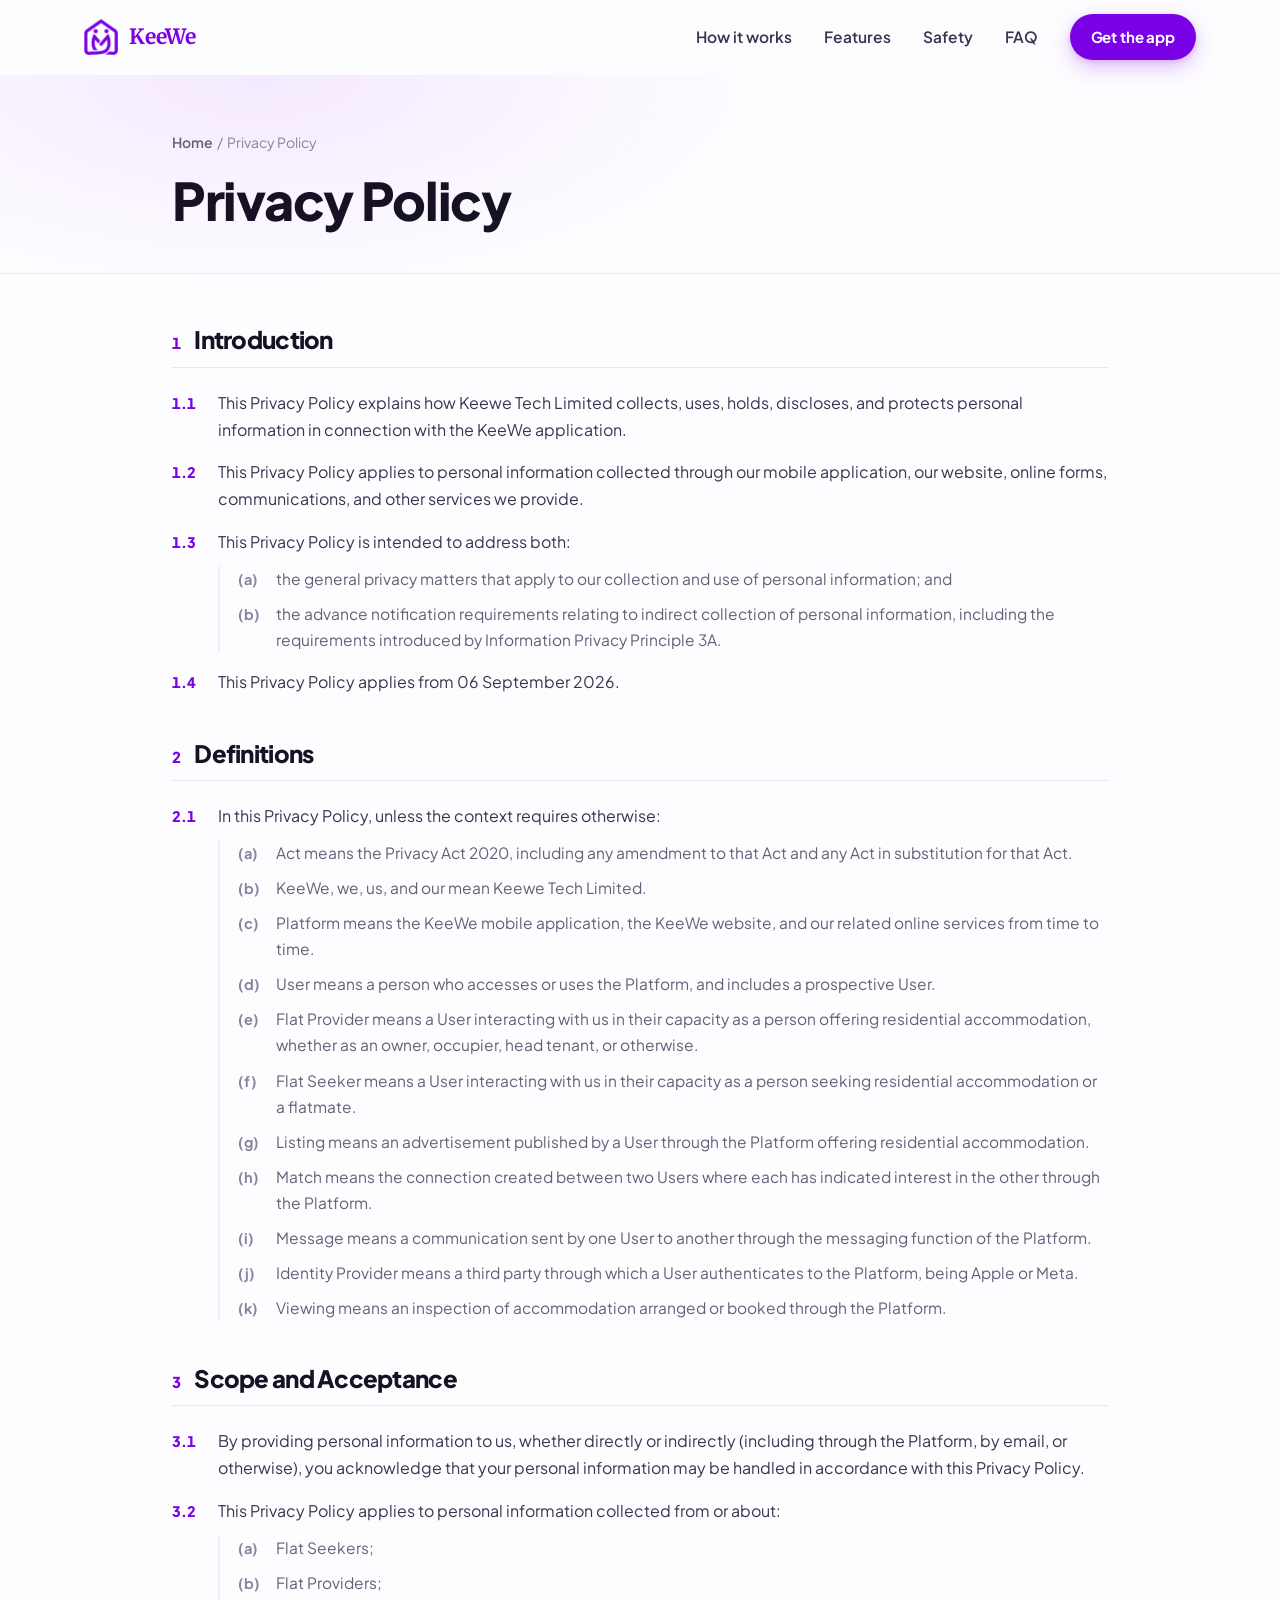
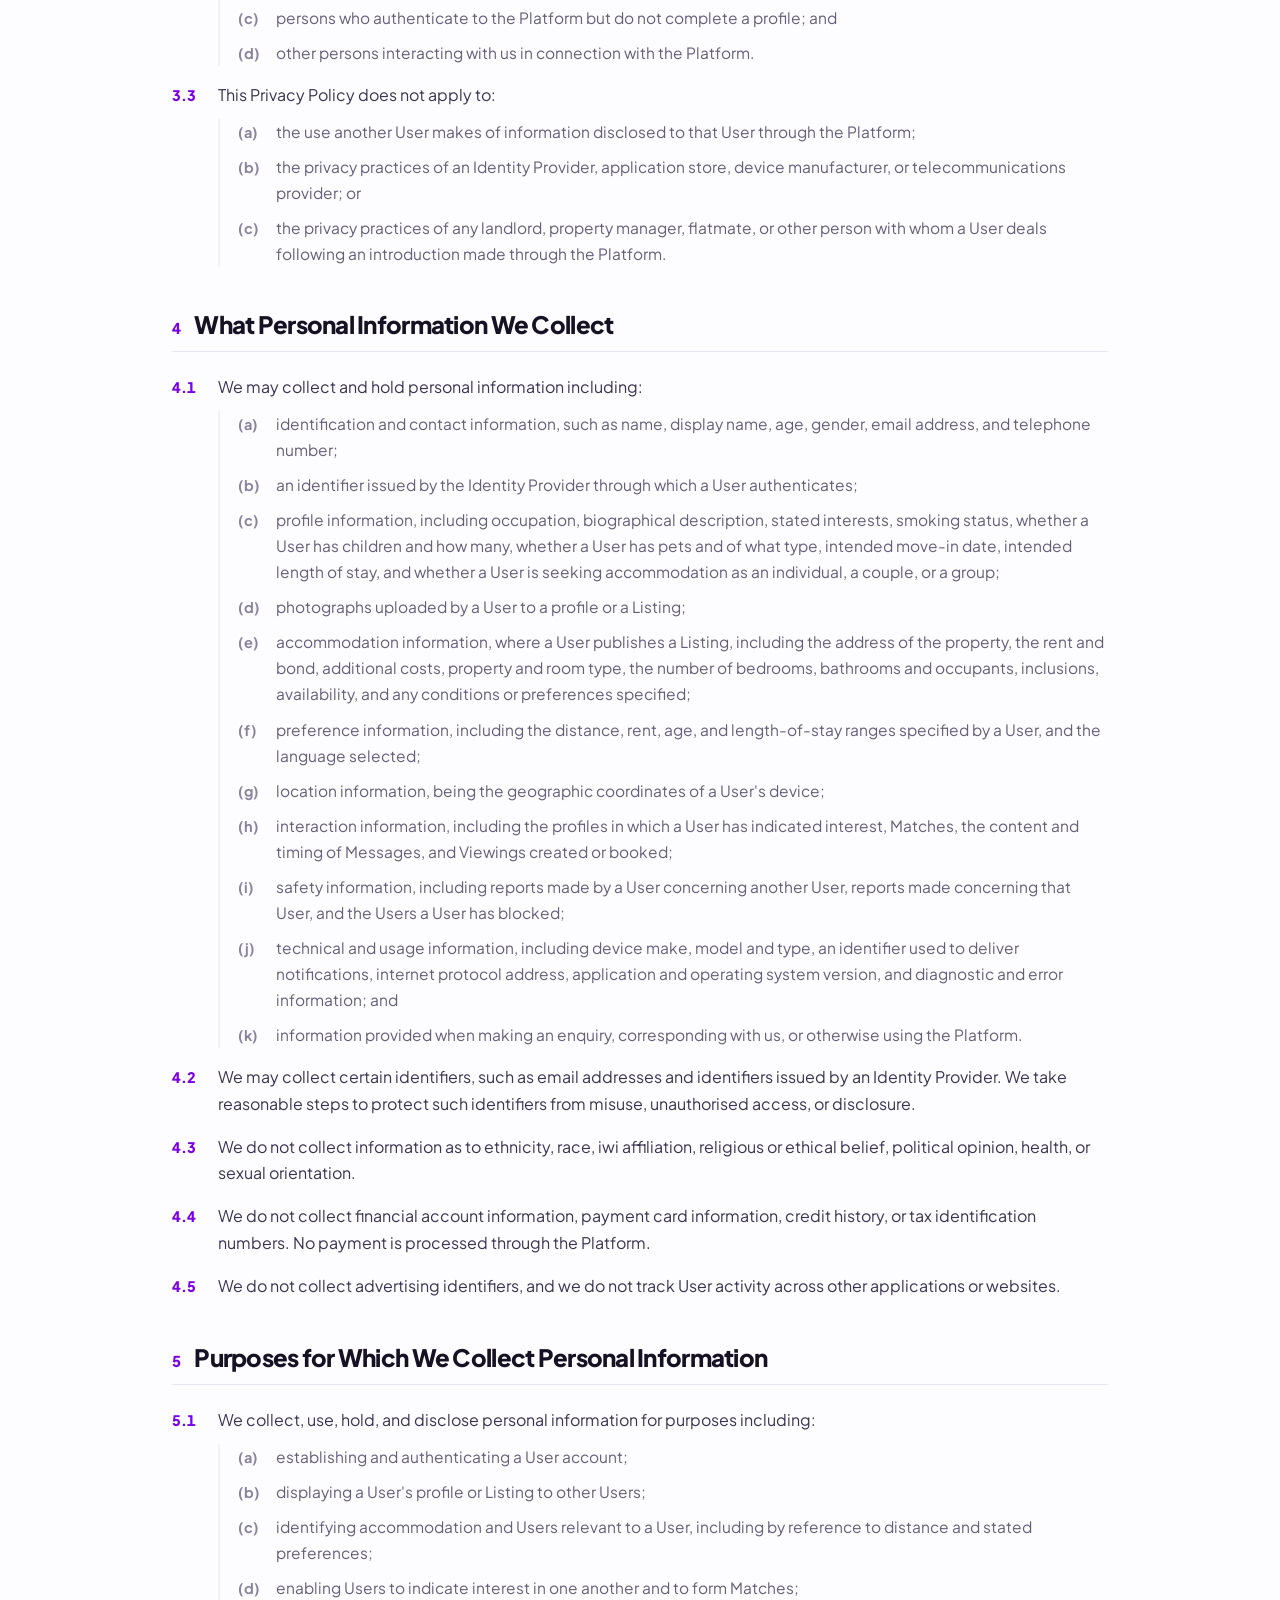
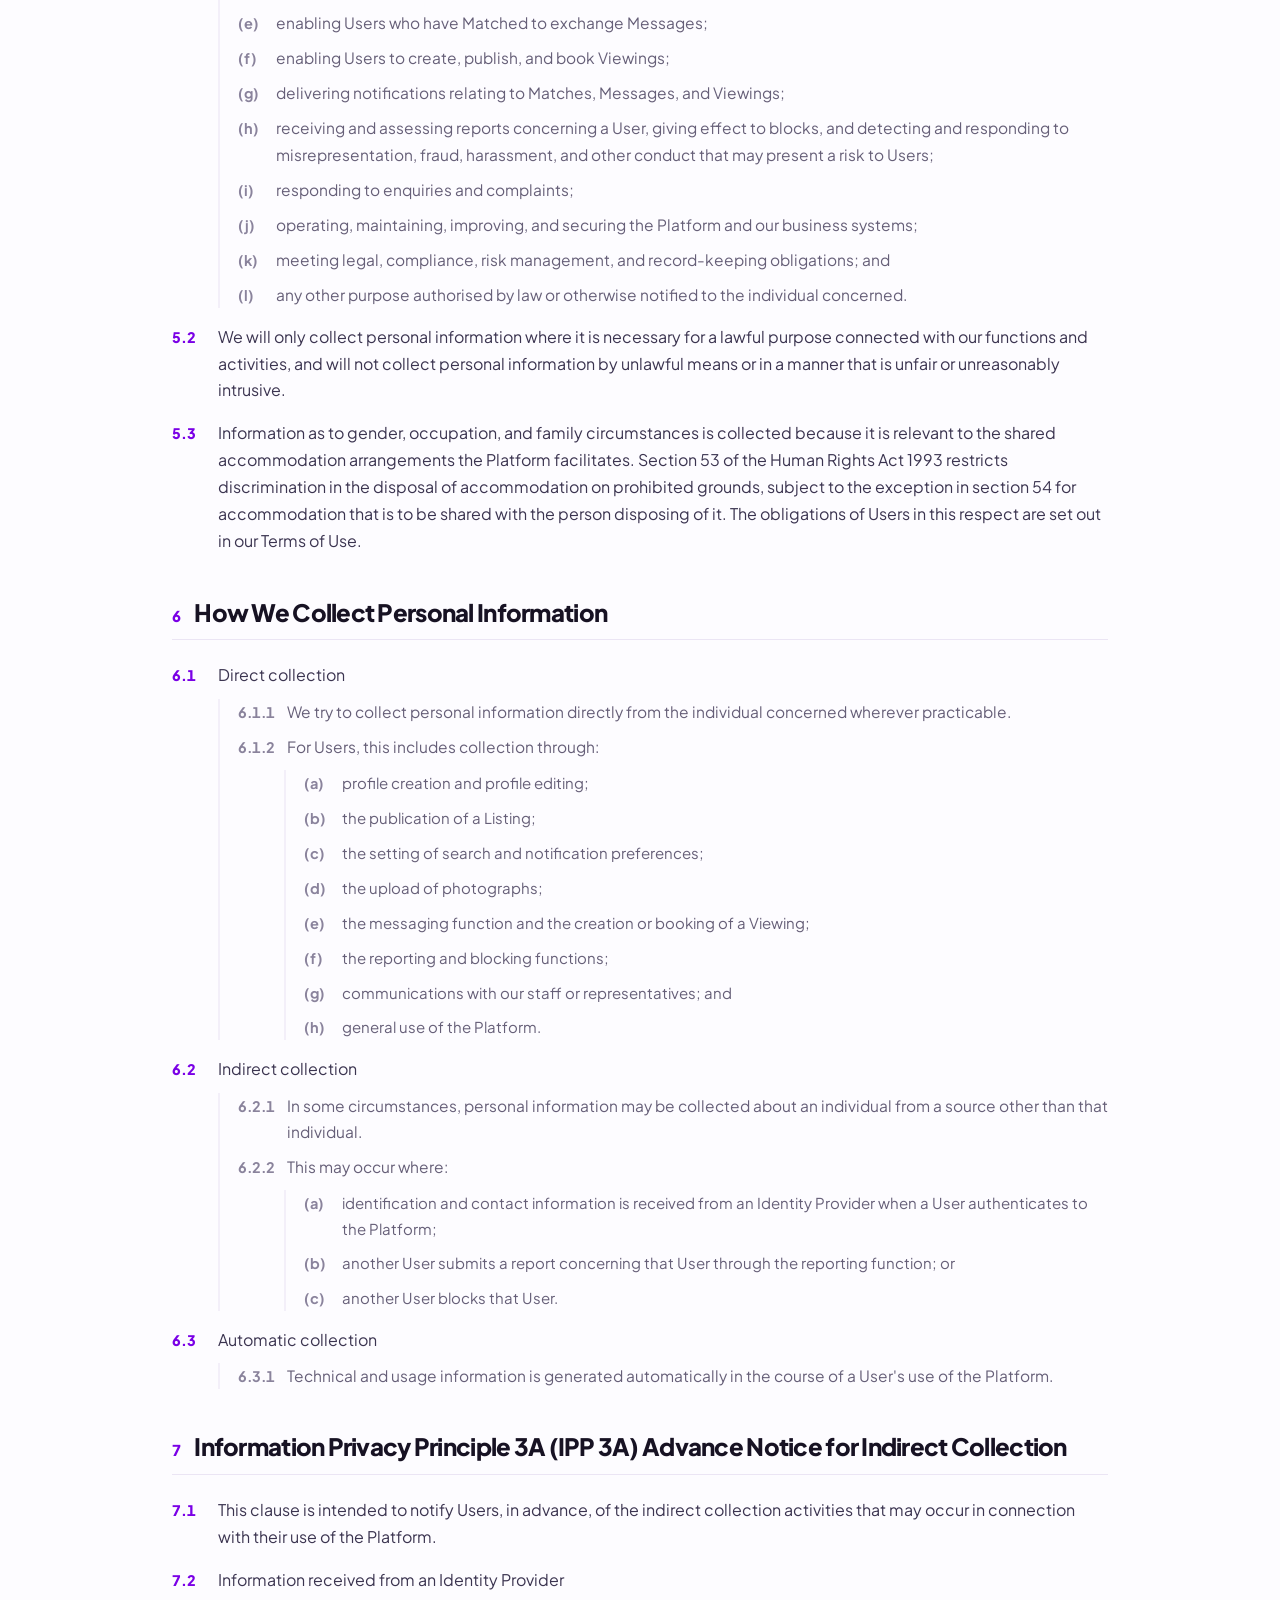
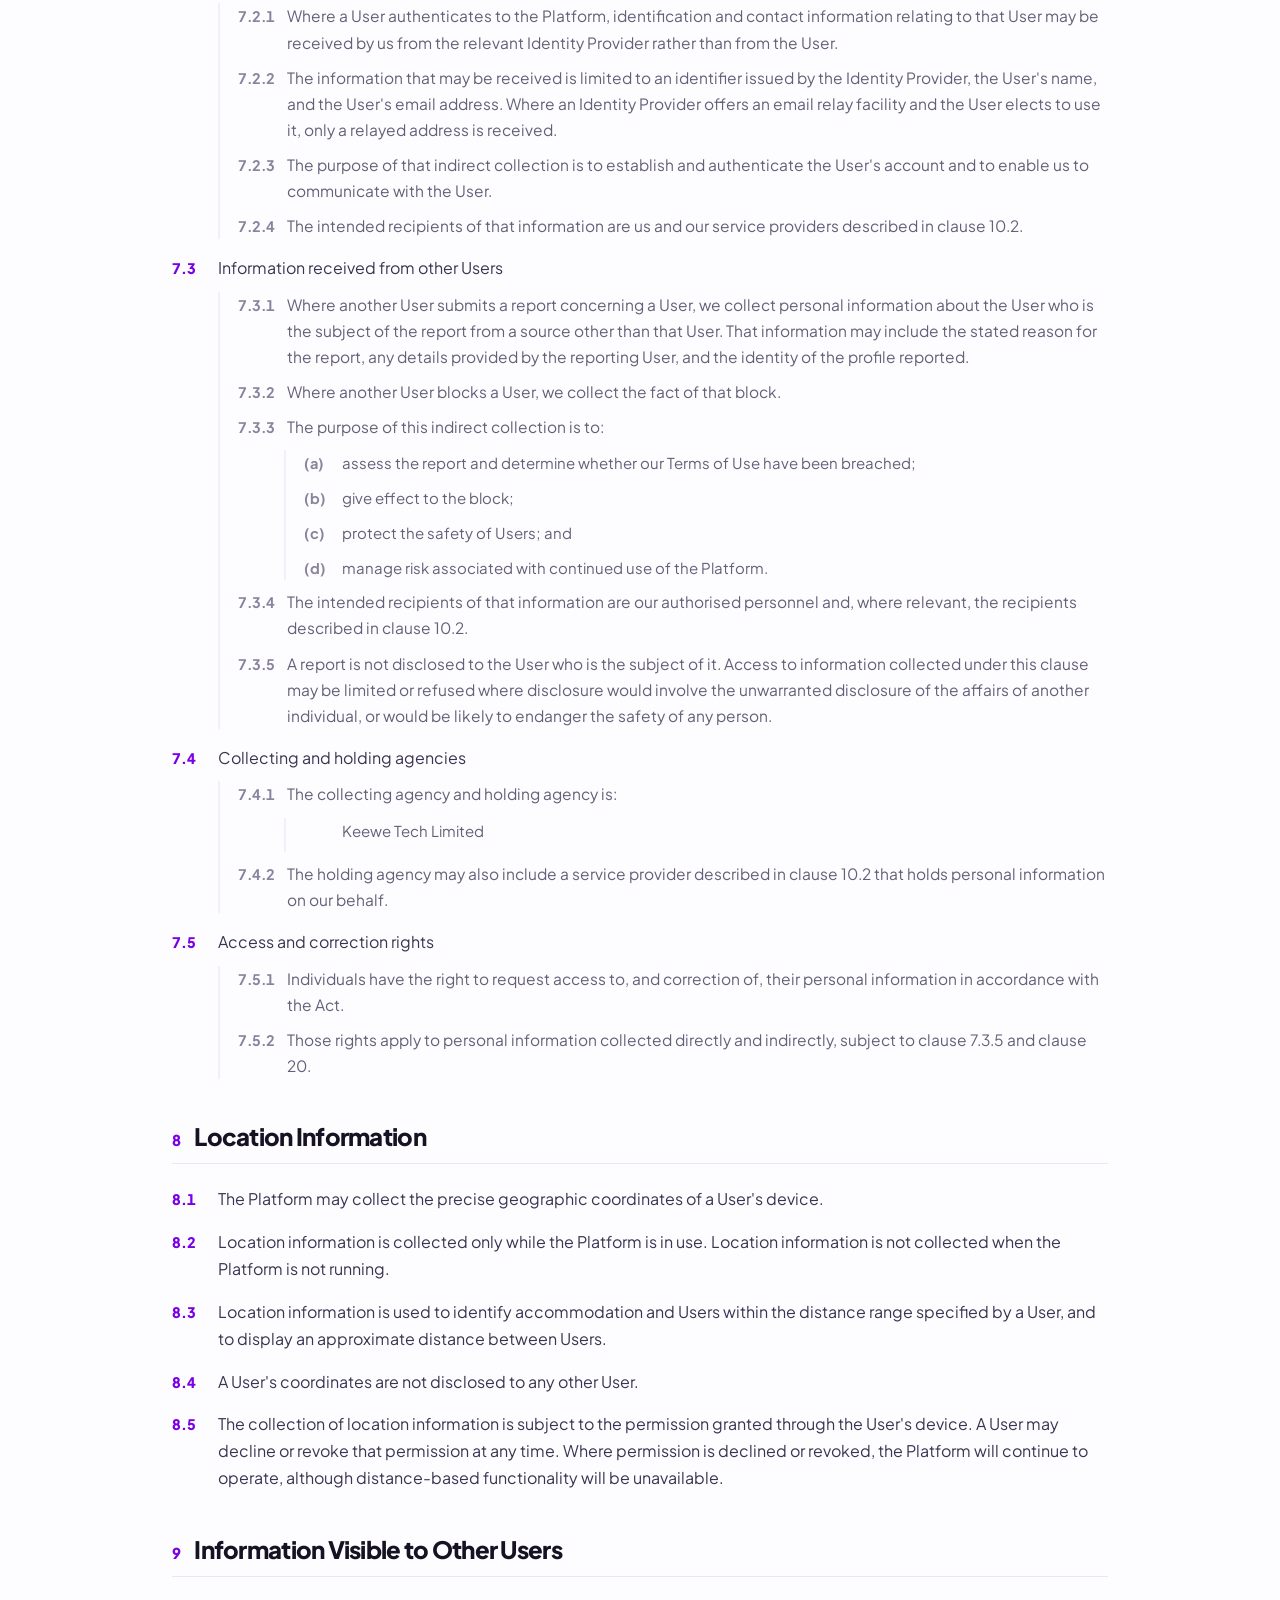
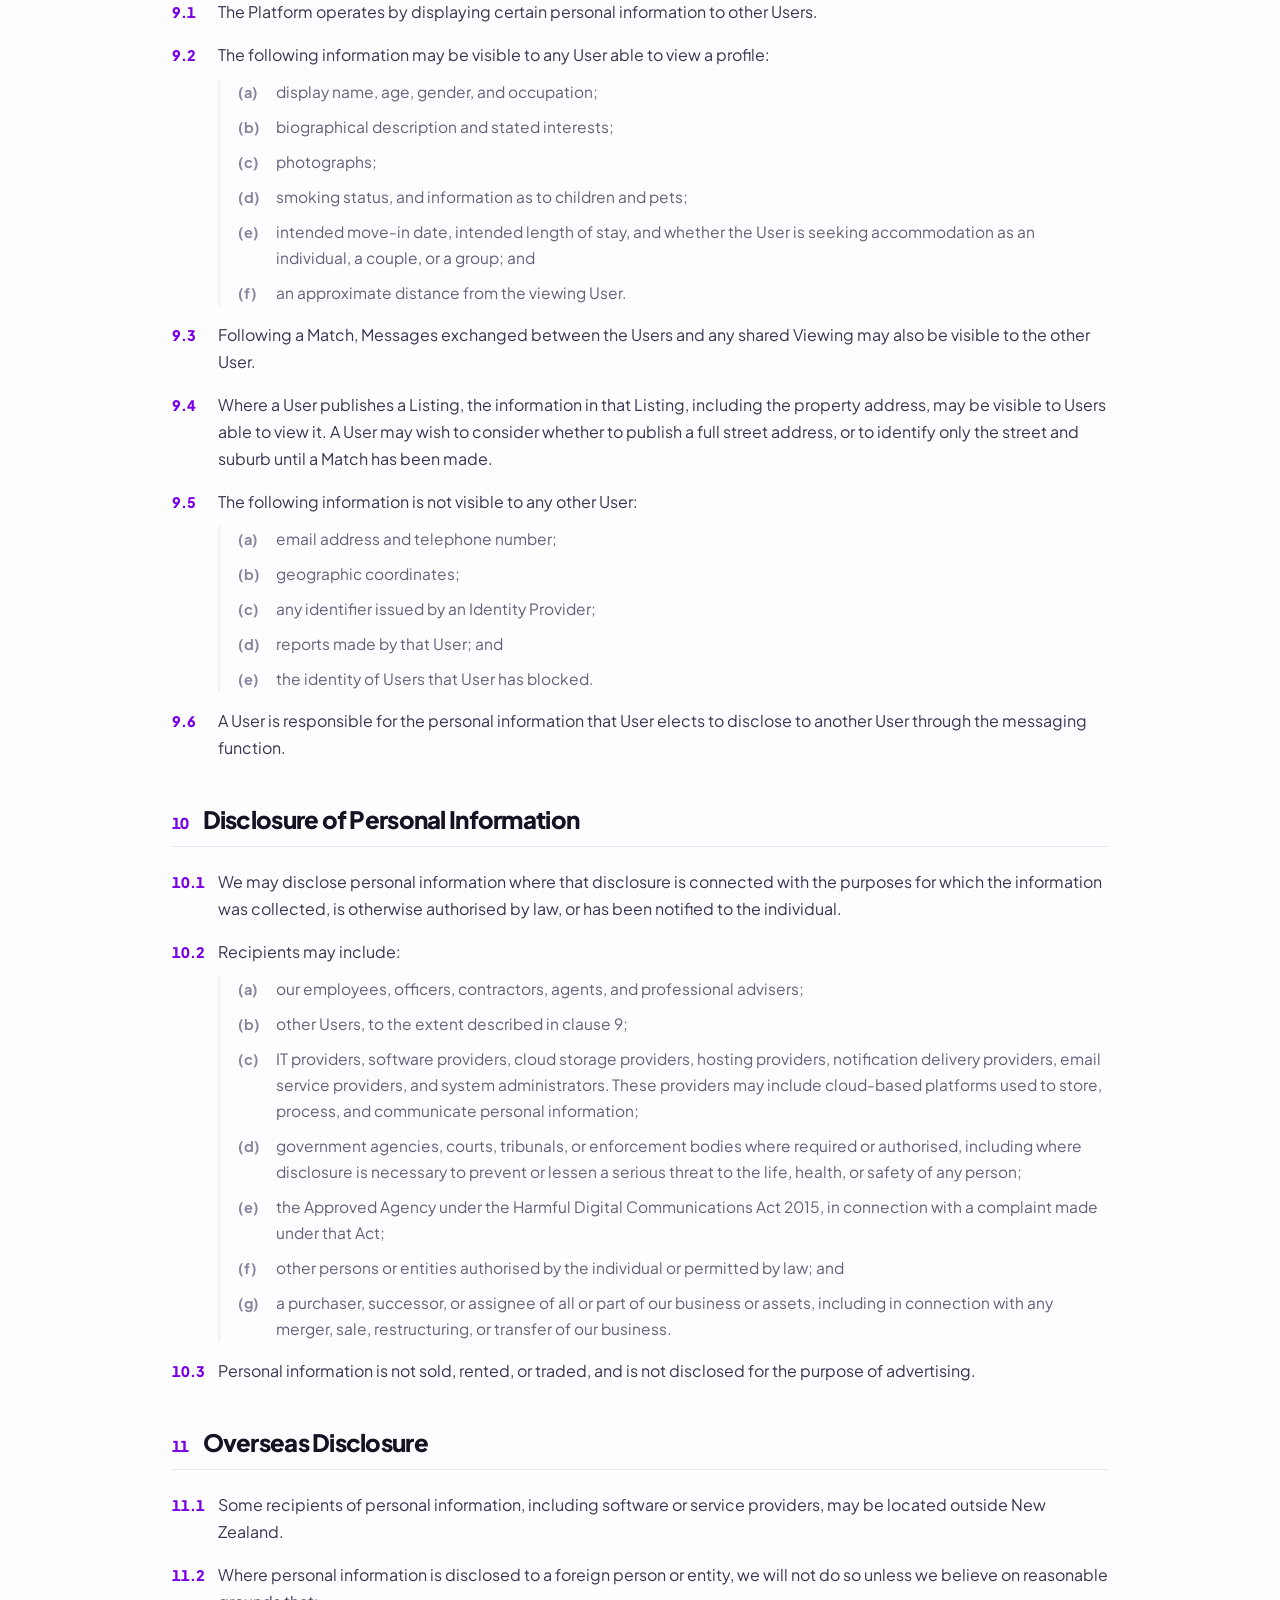
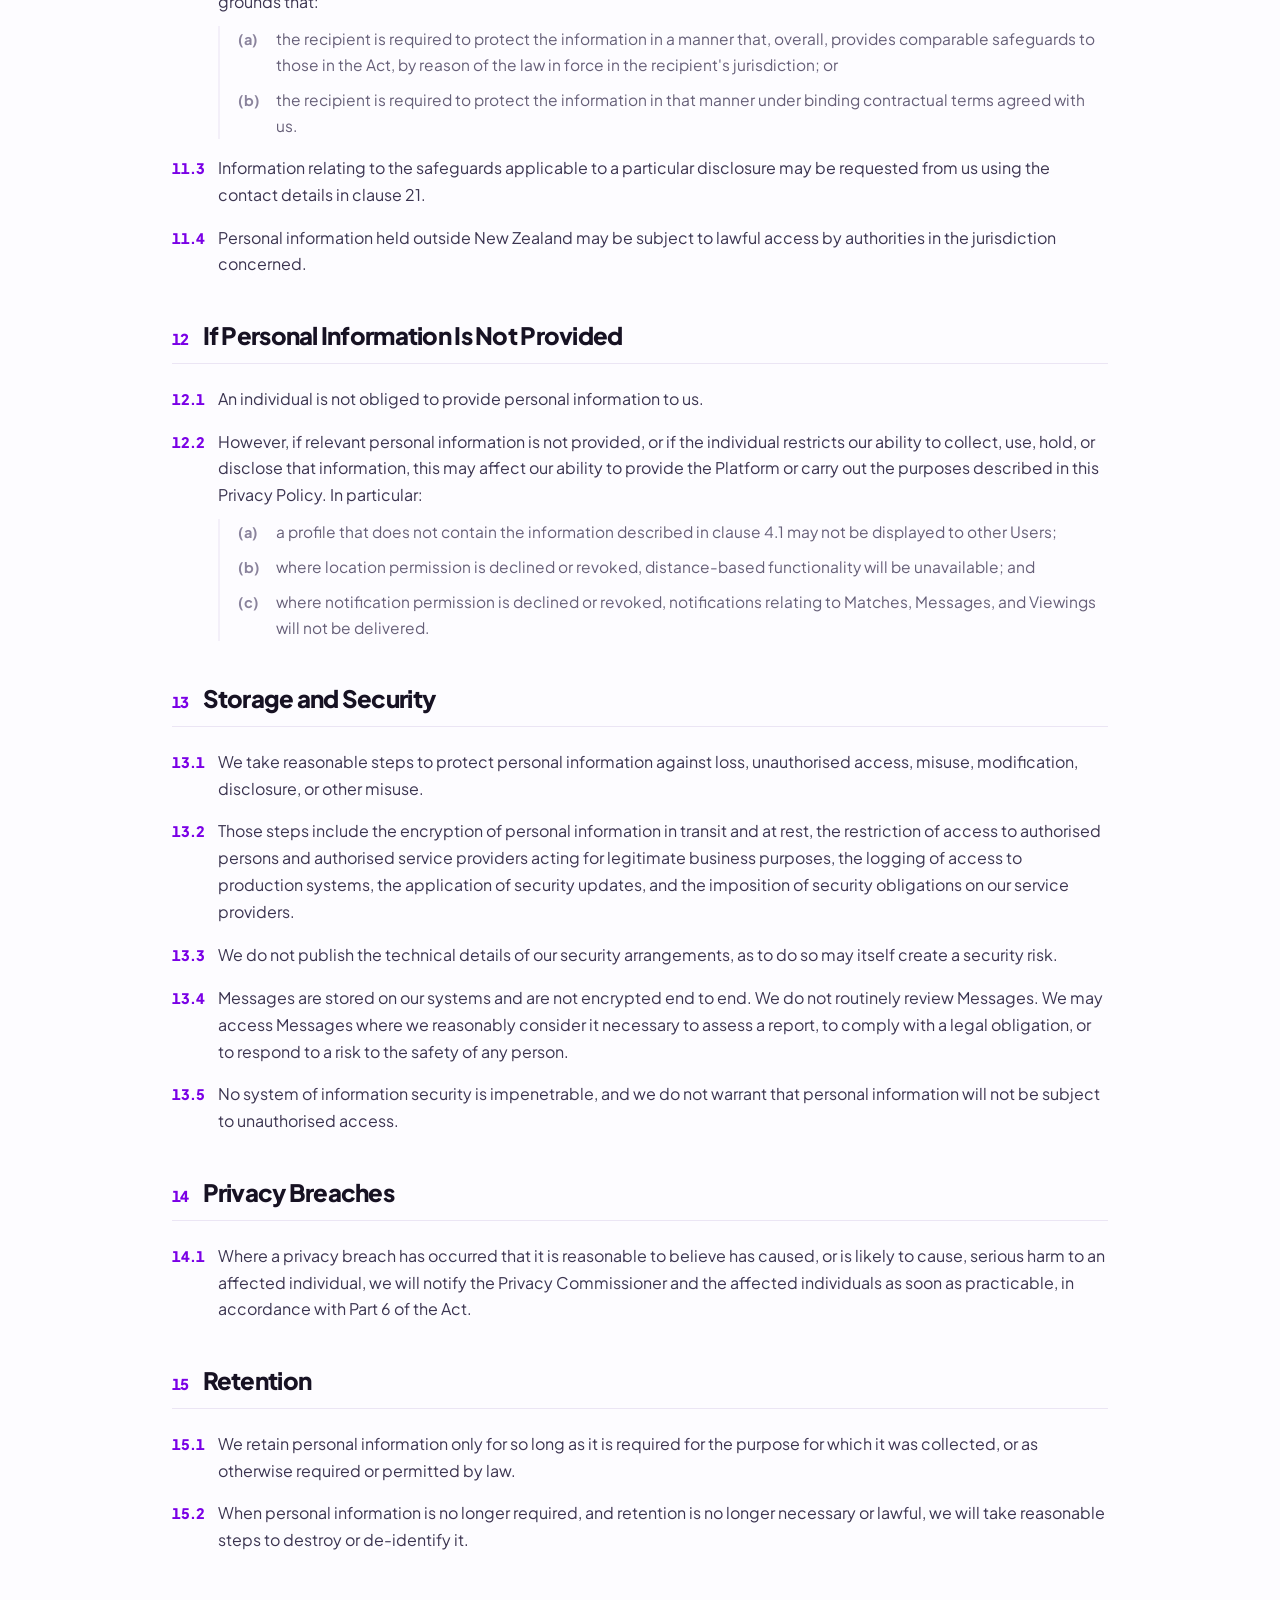
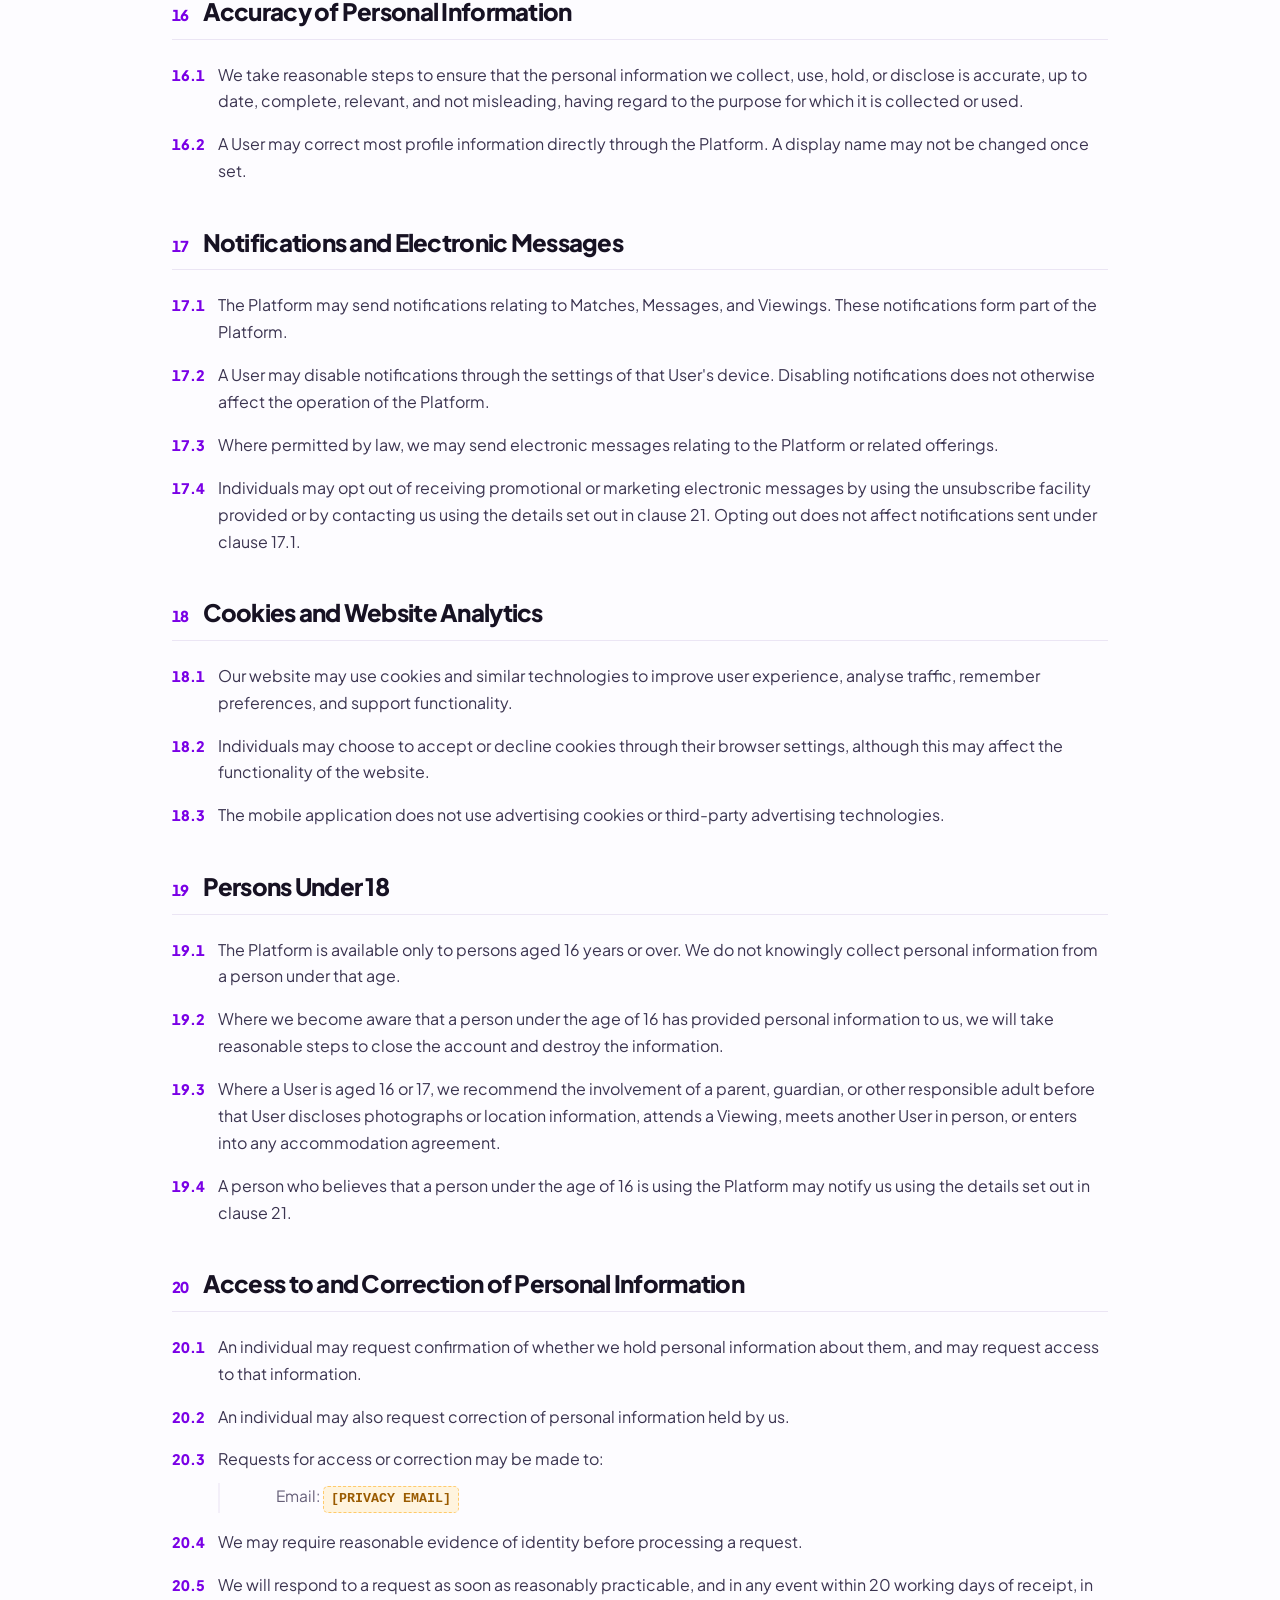
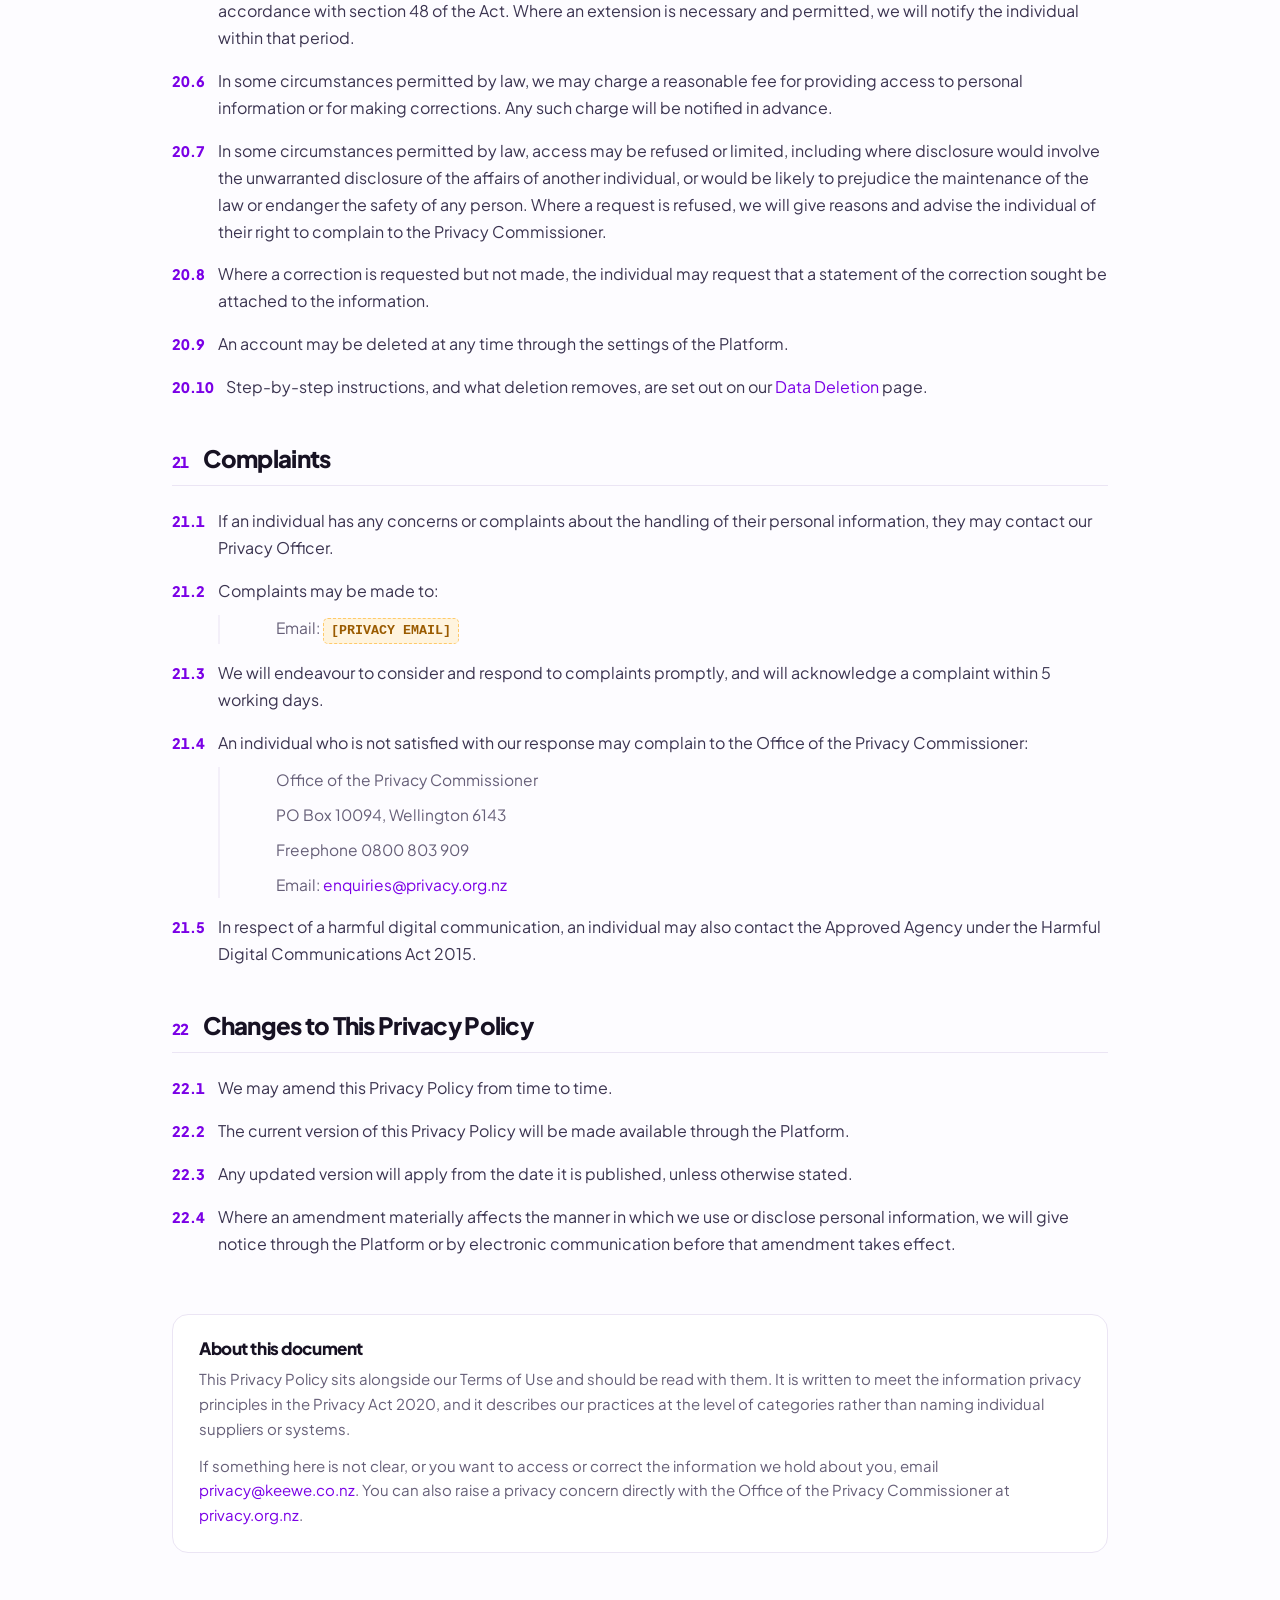
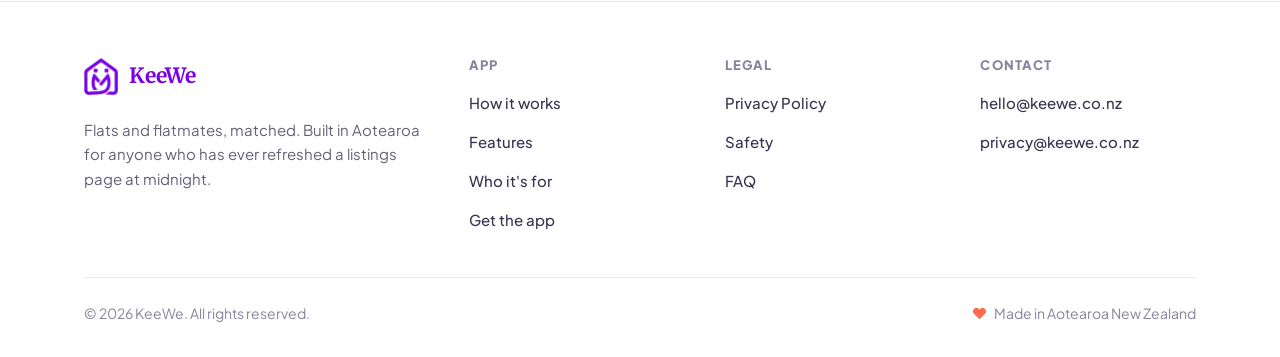
<file: privacy-policy.html>
<!DOCTYPE html>
<html lang="en">

<head>
  <meta charset="UTF-8" />
  <meta name="viewport" content="width=device-width, initial-scale=1" />

  <!-- Google Tag Manager container: GTM-NS9LC434 -->
  <!-- Google Tag Manager -->
  <script>
    (function (w, d, s, l, i) {
      w[l] = w[l] || [];
      w[l].push({ 'gtm.start': new Date().getTime(), event: 'gtm.js' });
      var f = d.getElementsByTagName(s)[0],
        j = d.createElement(s),
        dl = l != 'dataLayer' ? '&l=' + l : '';
      j.async = true;
      j.src = 'https://www.googletagmanager.com/gtm.js?id=' + i + dl;
      f.parentNode.insertBefore(j, f);
    })(window, document, 'script', 'dataLayer', 'GTM-NS9LC434');
  </script>
  <!-- End Google Tag Manager -->
  <title data-i18n="meta.privacy.title">Privacy Policy — KeeWe</title>
  <meta name="description" data-i18n-attr="content:meta.privacy.desc"
    content="How KeeWe collects, uses, holds, discloses and protects personal information, under the Privacy Act 2020." />
  <meta name="theme-color" content="#7a00e6" />
  <meta name="robots" content="index, follow" />
  <link rel="canonical" href="https://www.keewe.co.nz/privacy-policy.html" />

  <link rel="shortcut icon" type="image/x-icon" href="./assets/favicon.ico" />
  <link rel="apple-touch-icon" href="./assets/app-icon.png" />

  <link rel="preconnect" href="https://fonts.googleapis.com" />
  <link rel="preconnect" href="https://fonts.gstatic.com" crossorigin />
  <link
    href="https://fonts.googleapis.com/css2?family=Merriweather:wght@700&family=Plus+Jakarta+Sans:wght@400;500;600;700;800&display=swap"
    rel="stylesheet" />
  <link rel="stylesheet" href="./assets/site.css" />

  <!-- Deliberately no assets/i18n.js: this page is served in English only, so
       the switcher is not injected and the data-i18n markup stays inert. -->
</head>

<body>
  <!-- Google Tag Manager (noscript) -->
  <noscript
    ><iframe
      src="https://www.googletagmanager.com/ns.html?id=GTM-NS9LC434"
      height="0"
      width="0"
      style="display: none; visibility: hidden"
    ></iframe
  ></noscript>
  <!-- End Google Tag Manager (noscript) -->

  <a class="skip" href="#policy" data-i18n="skip.policy">Skip to the policy</a>

  <header class="site-header">
    <div class="wrap nav">
      <a class="brand" href="./">
        <img src="./assets/logo-mark.png" alt="" width="34" />
        KeeWe
      </a>

      <ul class="nav-links">
        <li><a href="./#how" data-i18n="nav.how">How it works</a></li>
        <li><a href="./#features" data-i18n="nav.features">Features</a></li>
        <li><a href="./#safety" data-i18n="nav.safety">Safety</a></li>
        <li><a href="./#faq" data-i18n="nav.faq">FAQ</a></li>
      </ul>

      <div class="nav-cta">
        <a class="btn btn-primary btn-sm" href="./#get-the-app" data-i18n="nav.get_app">Get the app</a>
      </div>

      <button class="burger" type="button" aria-label="Menu" data-i18n-attr="aria-label:nav.menu" aria-expanded="false">
        <span></span>
      </button>
    </div>
  </header>

  <main>
    <section class="legal-hero">
      <div class="wrap">
        <nav class="crumbs" aria-label="Breadcrumb">
          <a href="./" data-i18n="crumbs.home">Home</a> &nbsp;/&nbsp; <span data-i18n="foot.privacy">Privacy Policy</span>
        </nav>
        <h1 data-i18n="foot.privacy">Privacy Policy</h1>
      </div>
    </section>

    <div class="wrap legal-layout">
      <div class="legal-body" id="policy">
        <section id="s1">
          <h2><span class="s-num">1</span><span data-i18n="pp.h1">Introduction</span></h2>
          <ul class="clauses">
            <li>
              <div class="cl"><span class="n">1.1</span>
                <div class="t" data-i18n="pp.1.1">This Privacy Policy explains how Keewe Tech Limited collects, uses, holds, discloses, and
                  protects personal information in connection with the KeeWe application.</div>
              </div>
            </li>
            <li>
              <div class="cl"><span class="n">1.2</span>
                <div class="t" data-i18n="pp.1.2">This Privacy Policy applies to personal information collected through our mobile
                  application, our website, online forms, communications, and other services we provide.</div>
              </div>
            </li>
            <li>
              <div class="cl"><span class="n">1.3</span>
                <div class="t" data-i18n="pp.1.3">This Privacy Policy is intended to address both:</div>
              </div>
              <ul>
                <li>
                  <div class="cl"><span class="n">(a)</span>
                    <div class="t" data-i18n="pp.1.3.a">the general privacy matters that apply to our collection and use of personal
                      information; and</div>
                  </div>
                </li>
                <li>
                  <div class="cl"><span class="n">(b)</span>
                    <div class="t" data-i18n="pp.1.3.b">the advance notification requirements relating to indirect collection of personal
                      information, including the requirements introduced by Information Privacy Principle 3A.</div>
                  </div>
                </li>
              </ul>
            </li>
            <li>
              <div class="cl"><span class="n">1.4</span>
                <div class="t" data-i18n="pp.1.4">This Privacy Policy applies from 06 September 2026.</div>
              </div>
            </li>
          </ul>
        </section>

        <section id="s2">
          <h2><span class="s-num">2</span><span data-i18n="pp.h2">Definitions</span></h2>
          <ul class="clauses">
            <li>
              <div class="cl"><span class="n">2.1</span>
                <div class="t" data-i18n="pp.2.1">In this Privacy Policy, unless the context requires otherwise:</div>
              </div>
              <ul>
                <li>
                  <div class="cl"><span class="n">(a)</span>
                    <div class="t" data-i18n="pp.2.1.a">Act means the Privacy Act 2020, including any amendment to that Act and any Act in
                      substitution for that Act.</div>
                  </div>
                </li>
                <li>
                  <div class="cl"><span class="n">(b)</span>
                    <div class="t" data-i18n="pp.2.1.b">KeeWe, we, us, and our mean Keewe Tech Limited.</div>
                  </div>
                </li>
                <li>
                  <div class="cl"><span class="n">(c)</span>
                    <div class="t" data-i18n="pp.2.1.c">Platform means the KeeWe mobile application, the KeeWe website, and our related
                      online services from time to time.</div>
                  </div>
                </li>
                <li>
                  <div class="cl"><span class="n">(d)</span>
                    <div class="t" data-i18n="pp.2.1.d">User means a person who accesses or uses the Platform, and includes a prospective
                      User.</div>
                  </div>
                </li>
                <li>
                  <div class="cl"><span class="n">(e)</span>
                    <div class="t" data-i18n="pp.2.1.e">Flat Provider means a User interacting with us in their capacity as a person offering
                      residential accommodation, whether as an owner, occupier, head tenant, or otherwise.</div>
                  </div>
                </li>
                <li>
                  <div class="cl"><span class="n">(f)</span>
                    <div class="t" data-i18n="pp.2.1.f">Flat Seeker means a User interacting with us in their capacity as a person seeking
                      residential accommodation or a flatmate.</div>
                  </div>
                </li>
                <li>
                  <div class="cl"><span class="n">(g)</span>
                    <div class="t" data-i18n="pp.2.1.g">Listing means an advertisement published by a User through the Platform offering
                      residential accommodation.</div>
                  </div>
                </li>
                <li>
                  <div class="cl"><span class="n">(h)</span>
                    <div class="t" data-i18n="pp.2.1.h">Match means the connection created between two Users where each has indicated
                      interest in the other through the Platform.</div>
                  </div>
                </li>
                <li>
                  <div class="cl"><span class="n">(i)</span>
                    <div class="t" data-i18n="pp.2.1.i">Message means a communication sent by one User to another through the messaging
                      function of the Platform.</div>
                  </div>
                </li>
                <li>
                  <div class="cl"><span class="n">(j)</span>
                    <div class="t" data-i18n="pp.2.1.j">Identity Provider means a third party through which a User authenticates to the
                      Platform, being Apple or Meta.</div>
                  </div>
                </li>
                <li>
                  <div class="cl"><span class="n">(k)</span>
                    <div class="t" data-i18n="pp.2.1.k">Viewing means an inspection of accommodation arranged or booked through the Platform.
                    </div>
                  </div>
                </li>
              </ul>
            </li>
          </ul>
        </section>

        <section id="s3">
          <h2><span class="s-num">3</span><span data-i18n="pp.h3">Scope and Acceptance</span></h2>
          <ul class="clauses">
            <li>
              <div class="cl"><span class="n">3.1</span>
                <div class="t" data-i18n="pp.3.1">By providing personal information to us, whether directly or indirectly (including
                  through the Platform, by email, or otherwise), you acknowledge that your personal information may be
                  handled in accordance with this Privacy Policy.</div>
              </div>
            </li>
            <li>
              <div class="cl"><span class="n">3.2</span>
                <div class="t" data-i18n="pp.3.2">This Privacy Policy applies to personal information collected from or about:</div>
              </div>
              <ul>
                <li>
                  <div class="cl"><span class="n">(a)</span>
                    <div class="t" data-i18n="pp.3.2.a">Flat Seekers;</div>
                  </div>
                </li>
                <li>
                  <div class="cl"><span class="n">(b)</span>
                    <div class="t" data-i18n="pp.3.2.b">Flat Providers;</div>
                  </div>
                </li>
                <li>
                  <div class="cl"><span class="n">(c)</span>
                    <div class="t" data-i18n="pp.3.2.c">persons who authenticate to the Platform but do not complete a profile; and</div>
                  </div>
                </li>
                <li>
                  <div class="cl"><span class="n">(d)</span>
                    <div class="t" data-i18n="pp.3.2.d">other persons interacting with us in connection with the Platform.</div>
                  </div>
                </li>
              </ul>
            </li>
            <li>
              <div class="cl"><span class="n">3.3</span>
                <div class="t" data-i18n="pp.3.3">This Privacy Policy does not apply to:</div>
              </div>
              <ul>
                <li>
                  <div class="cl"><span class="n">(a)</span>
                    <div class="t" data-i18n="pp.3.3.a">the use another User makes of information disclosed to that User through the
                      Platform;</div>
                  </div>
                </li>
                <li>
                  <div class="cl"><span class="n">(b)</span>
                    <div class="t" data-i18n="pp.3.3.b">the privacy practices of an Identity Provider, application store, device
                      manufacturer, or telecommunications provider; or</div>
                  </div>
                </li>
                <li>
                  <div class="cl"><span class="n">(c)</span>
                    <div class="t" data-i18n="pp.3.3.c">the privacy practices of any landlord, property manager, flatmate, or other person
                      with whom a User deals following an introduction made through the Platform.</div>
                  </div>
                </li>
              </ul>
            </li>
          </ul>
        </section>

        <section id="s4">
          <h2><span class="s-num">4</span><span data-i18n="pp.h4">What Personal Information We Collect</span></h2>
          <ul class="clauses">
            <li>
              <div class="cl"><span class="n">4.1</span>
                <div class="t" data-i18n="pp.4.1">We may collect and hold personal information including:</div>
              </div>
              <ul>
                <li>
                  <div class="cl"><span class="n">(a)</span>
                    <div class="t" data-i18n="pp.4.1.a">identification and contact information, such as name, display name, age, gender,
                      email address, and telephone number;</div>
                  </div>
                </li>
                <li>
                  <div class="cl"><span class="n">(b)</span>
                    <div class="t" data-i18n="pp.4.1.b">an identifier issued by the Identity Provider through which a User authenticates;
                    </div>
                  </div>
                </li>
                <li>
                  <div class="cl"><span class="n">(c)</span>
                    <div class="t" data-i18n="pp.4.1.c">profile information, including occupation, biographical description, stated
                      interests, smoking status, whether a User has children and how many, whether a User has pets and
                      of what type, intended move-in date, intended length of stay, and whether a User is seeking
                      accommodation as an individual, a couple, or a group;</div>
                  </div>
                </li>
                <li>
                  <div class="cl"><span class="n">(d)</span>
                    <div class="t" data-i18n="pp.4.1.d">photographs uploaded by a User to a profile or a Listing;</div>
                  </div>
                </li>
                <li>
                  <div class="cl"><span class="n">(e)</span>
                    <div class="t" data-i18n="pp.4.1.e">accommodation information, where a User publishes a Listing, including the address of
                      the property, the rent and bond, additional costs, property and room type, the number of bedrooms,
                      bathrooms and occupants, inclusions, availability, and any conditions or preferences specified;
                    </div>
                  </div>
                </li>
                <li>
                  <div class="cl"><span class="n">(f)</span>
                    <div class="t" data-i18n="pp.4.1.f">preference information, including the distance, rent, age, and length-of-stay ranges
                      specified by a User, and the language selected;</div>
                  </div>
                </li>
                <li>
                  <div class="cl"><span class="n">(g)</span>
                    <div class="t" data-i18n="pp.4.1.g">location information, being the geographic coordinates of a User&#x27;s device;</div>
                  </div>
                </li>
                <li>
                  <div class="cl"><span class="n">(h)</span>
                    <div class="t" data-i18n="pp.4.1.h">interaction information, including the profiles in which a User has indicated
                      interest, Matches, the content and timing of Messages, and Viewings created or booked;</div>
                  </div>
                </li>
                <li>
                  <div class="cl"><span class="n">(i)</span>
                    <div class="t" data-i18n="pp.4.1.i">safety information, including reports made by a User concerning another User, reports
                      made concerning that User, and the Users a User has blocked;</div>
                  </div>
                </li>
                <li>
                  <div class="cl"><span class="n">(j)</span>
                    <div class="t" data-i18n="pp.4.1.j">technical and usage information, including device make, model and type, an identifier
                      used to deliver notifications, internet protocol address, application and operating system
                      version, and diagnostic and error information; and</div>
                  </div>
                </li>
                <li>
                  <div class="cl"><span class="n">(k)</span>
                    <div class="t" data-i18n="pp.4.1.k">information provided when making an enquiry, corresponding with us, or otherwise
                      using the Platform.</div>
                  </div>
                </li>
              </ul>
            </li>
            <li>
              <div class="cl"><span class="n">4.2</span>
                <div class="t" data-i18n="pp.4.2">We may collect certain identifiers, such as email addresses and identifiers issued by an
                  Identity Provider. We take reasonable steps to protect such identifiers from misuse, unauthorised
                  access, or disclosure.</div>
              </div>
            </li>
            <li>
              <div class="cl"><span class="n">4.3</span>
                <div class="t" data-i18n="pp.4.3">We do not collect information as to ethnicity, race, iwi affiliation, religious or
                  ethical belief, political opinion, health, or sexual orientation.</div>
              </div>
            </li>
            <li>
              <div class="cl"><span class="n">4.4</span>
                <div class="t" data-i18n="pp.4.4">We do not collect financial account information, payment card information, credit
                  history, or tax identification numbers. No payment is processed through the Platform.</div>
              </div>
            </li>
            <li>
              <div class="cl"><span class="n">4.5</span>
                <div class="t" data-i18n="pp.4.5">We do not collect advertising identifiers, and we do not track User activity across other
                  applications or websites.</div>
              </div>
            </li>
          </ul>
        </section>

        <section id="s5">
          <h2><span class="s-num">5</span><span data-i18n="pp.h5">Purposes for Which We Collect Personal Information</span></h2>
          <ul class="clauses">
            <li>
              <div class="cl"><span class="n">5.1</span>
                <div class="t" data-i18n="pp.5.1">We collect, use, hold, and disclose personal information for purposes including:</div>
              </div>
              <ul>
                <li>
                  <div class="cl"><span class="n">(a)</span>
                    <div class="t" data-i18n="pp.5.1.a">establishing and authenticating a User account;</div>
                  </div>
                </li>
                <li>
                  <div class="cl"><span class="n">(b)</span>
                    <div class="t" data-i18n="pp.5.1.b">displaying a User&#x27;s profile or Listing to other Users;</div>
                  </div>
                </li>
                <li>
                  <div class="cl"><span class="n">(c)</span>
                    <div class="t" data-i18n="pp.5.1.c">identifying accommodation and Users relevant to a User, including by reference to
                      distance and stated preferences;</div>
                  </div>
                </li>
                <li>
                  <div class="cl"><span class="n">(d)</span>
                    <div class="t" data-i18n="pp.5.1.d">enabling Users to indicate interest in one another and to form Matches;</div>
                  </div>
                </li>
                <li>
                  <div class="cl"><span class="n">(e)</span>
                    <div class="t" data-i18n="pp.5.1.e">enabling Users who have Matched to exchange Messages;</div>
                  </div>
                </li>
                <li>
                  <div class="cl"><span class="n">(f)</span>
                    <div class="t" data-i18n="pp.5.1.f">enabling Users to create, publish, and book Viewings;</div>
                  </div>
                </li>
                <li>
                  <div class="cl"><span class="n">(g)</span>
                    <div class="t" data-i18n="pp.5.1.g">delivering notifications relating to Matches, Messages, and Viewings;</div>
                  </div>
                </li>
                <li>
                  <div class="cl"><span class="n">(h)</span>
                    <div class="t" data-i18n="pp.5.1.h">receiving and assessing reports concerning a User, giving effect to blocks, and
                      detecting and responding to misrepresentation, fraud, harassment, and other conduct that may
                      present a risk to Users;</div>
                  </div>
                </li>
                <li>
                  <div class="cl"><span class="n">(i)</span>
                    <div class="t" data-i18n="pp.5.1.i">responding to enquiries and complaints;</div>
                  </div>
                </li>
                <li>
                  <div class="cl"><span class="n">(j)</span>
                    <div class="t" data-i18n="pp.5.1.j">operating, maintaining, improving, and securing the Platform and our business
                      systems;</div>
                  </div>
                </li>
                <li>
                  <div class="cl"><span class="n">(k)</span>
                    <div class="t" data-i18n="pp.5.1.k">meeting legal, compliance, risk management, and record-keeping obligations; and</div>
                  </div>
                </li>
                <li>
                  <div class="cl"><span class="n">(l)</span>
                    <div class="t" data-i18n="pp.5.1.l">any other purpose authorised by law or otherwise notified to the individual
                      concerned.</div>
                  </div>
                </li>
              </ul>
            </li>
            <li>
              <div class="cl"><span class="n">5.2</span>
                <div class="t" data-i18n="pp.5.2">We will only collect personal information where it is necessary for a lawful purpose
                  connected with our functions and activities, and will not collect personal information by unlawful
                  means or in a manner that is unfair or unreasonably intrusive.</div>
              </div>
            </li>
            <li>
              <div class="cl"><span class="n">5.3</span>
                <div class="t" data-i18n="pp.5.3">Information as to gender, occupation, and family circumstances is collected because it is
                  relevant to the shared accommodation arrangements the Platform facilitates. Section 53 of the Human
                  Rights Act 1993 restricts discrimination in the disposal of accommodation on prohibited grounds,
                  subject to the exception in section 54 for accommodation that is to be shared with the person
                  disposing of it. The obligations of Users in this respect are set out in our Terms of Use.</div>
              </div>
            </li>
          </ul>
        </section>

        <section id="s6">
          <h2><span class="s-num">6</span><span data-i18n="pp.h6">How We Collect Personal Information</span></h2>
          <ul class="clauses">
            <li>
              <div class="cl"><span class="n">6.1</span>
                <div class="t" data-i18n="pp.6.1">Direct collection</div>
              </div>
              <ul>
                <li>
                  <div class="cl"><span class="n">6.1.1</span>
                    <div class="t" data-i18n="pp.6.1.1">We try to collect personal information directly from the individual concerned
                      wherever practicable.</div>
                  </div>
                </li>
                <li>
                  <div class="cl"><span class="n">6.1.2</span>
                    <div class="t" data-i18n="pp.6.1.2">For Users, this includes collection through:</div>
                  </div>
                  <ul>
                    <li>
                      <div class="cl"><span class="n">(a)</span>
                        <div class="t" data-i18n="pp.6.1.2.a">profile creation and profile editing;</div>
                      </div>
                    </li>
                    <li>
                      <div class="cl"><span class="n">(b)</span>
                        <div class="t" data-i18n="pp.6.1.2.b">the publication of a Listing;</div>
                      </div>
                    </li>
                    <li>
                      <div class="cl"><span class="n">(c)</span>
                        <div class="t" data-i18n="pp.6.1.2.c">the setting of search and notification preferences;</div>
                      </div>
                    </li>
                    <li>
                      <div class="cl"><span class="n">(d)</span>
                        <div class="t" data-i18n="pp.6.1.2.d">the upload of photographs;</div>
                      </div>
                    </li>
                    <li>
                      <div class="cl"><span class="n">(e)</span>
                        <div class="t" data-i18n="pp.6.1.2.e">the messaging function and the creation or booking of a Viewing;</div>
                      </div>
                    </li>
                    <li>
                      <div class="cl"><span class="n">(f)</span>
                        <div class="t" data-i18n="pp.6.1.2.f">the reporting and blocking functions;</div>
                      </div>
                    </li>
                    <li>
                      <div class="cl"><span class="n">(g)</span>
                        <div class="t" data-i18n="pp.6.1.2.g">communications with our staff or representatives; and</div>
                      </div>
                    </li>
                    <li>
                      <div class="cl"><span class="n">(h)</span>
                        <div class="t" data-i18n="pp.6.1.2.h">general use of the Platform.</div>
                      </div>
                    </li>
                  </ul>
                </li>
              </ul>
            </li>
            <li>
              <div class="cl"><span class="n">6.2</span>
                <div class="t" data-i18n="pp.6.2">Indirect collection</div>
              </div>
              <ul>
                <li>
                  <div class="cl"><span class="n">6.2.1</span>
                    <div class="t" data-i18n="pp.6.2.1">In some circumstances, personal information may be collected about an individual from
                      a source other than that individual.</div>
                  </div>
                </li>
                <li>
                  <div class="cl"><span class="n">6.2.2</span>
                    <div class="t" data-i18n="pp.6.2.2">This may occur where:</div>
                  </div>
                  <ul>
                    <li>
                      <div class="cl"><span class="n">(a)</span>
                        <div class="t" data-i18n="pp.6.2.2.a">identification and contact information is received from an Identity Provider when
                          a User authenticates to the Platform;</div>
                      </div>
                    </li>
                    <li>
                      <div class="cl"><span class="n">(b)</span>
                        <div class="t" data-i18n="pp.6.2.2.b">another User submits a report concerning that User through the reporting
                          function; or</div>
                      </div>
                    </li>
                    <li>
                      <div class="cl"><span class="n">(c)</span>
                        <div class="t" data-i18n="pp.6.2.2.c">another User blocks that User.</div>
                      </div>
                    </li>
                  </ul>
                </li>
              </ul>
            </li>
            <li>
              <div class="cl"><span class="n">6.3</span>
                <div class="t" data-i18n="pp.6.3">Automatic collection</div>
              </div>
              <ul>
                <li>
                  <div class="cl"><span class="n">6.3.1</span>
                    <div class="t" data-i18n="pp.6.3.1">Technical and usage information is generated automatically in the course of a
                      User&#x27;s use of the Platform.</div>
                  </div>
                </li>
              </ul>
            </li>
          </ul>
        </section>

        <section id="s7">
          <h2><span class="s-num">7</span><span data-i18n="pp.h7">Information Privacy Principle 3A (IPP 3A) Advance Notice for Indirect
            Collection</span></h2>
          <ul class="clauses">
            <li>
              <div class="cl"><span class="n">7.1</span>
                <div class="t" data-i18n="pp.7.1">This clause is intended to notify Users, in advance, of the indirect collection
                  activities that may occur in connection with their use of the Platform.</div>
              </div>
            </li>
            <li>
              <div class="cl"><span class="n">7.2</span>
                <div class="t" data-i18n="pp.7.2">Information received from an Identity Provider</div>
              </div>
              <ul>
                <li>
                  <div class="cl"><span class="n">7.2.1</span>
                    <div class="t" data-i18n="pp.7.2.1">Where a User authenticates to the Platform, identification and contact information
                      relating to that User may be received by us from the relevant Identity Provider rather than from
                      the User.</div>
                  </div>
                </li>
                <li>
                  <div class="cl"><span class="n">7.2.2</span>
                    <div class="t" data-i18n="pp.7.2.2">The information that may be received is limited to an identifier issued by the
                      Identity Provider, the User&#x27;s name, and the User&#x27;s email address. Where an Identity
                      Provider offers an email relay facility and the User elects to use it, only a relayed address is
                      received.</div>
                  </div>
                </li>
                <li>
                  <div class="cl"><span class="n">7.2.3</span>
                    <div class="t" data-i18n="pp.7.2.3">The purpose of that indirect collection is to establish and authenticate the
                      User&#x27;s account and to enable us to communicate with the User.</div>
                  </div>
                </li>
                <li>
                  <div class="cl"><span class="n">7.2.4</span>
                    <div class="t" data-i18n="pp.7.2.4">The intended recipients of that information are us and our service providers
                      described in clause 10.2.</div>
                  </div>
                </li>
              </ul>
            </li>
            <li>
              <div class="cl"><span class="n">7.3</span>
                <div class="t" data-i18n="pp.7.3">Information received from other Users</div>
              </div>
              <ul>
                <li>
                  <div class="cl"><span class="n">7.3.1</span>
                    <div class="t" data-i18n="pp.7.3.1">Where another User submits a report concerning a User, we collect personal
                      information about the User who is the subject of the report from a source other than that User.
                      That information may include the stated reason for the report, any details provided by the
                      reporting User, and the identity of the profile reported.</div>
                  </div>
                </li>
                <li>
                  <div class="cl"><span class="n">7.3.2</span>
                    <div class="t" data-i18n="pp.7.3.2">Where another User blocks a User, we collect the fact of that block.</div>
                  </div>
                </li>
                <li>
                  <div class="cl"><span class="n">7.3.3</span>
                    <div class="t" data-i18n="pp.7.3.3">The purpose of this indirect collection is to:</div>
                  </div>
                  <ul>
                    <li>
                      <div class="cl"><span class="n">(a)</span>
                        <div class="t" data-i18n="pp.7.3.3.a">assess the report and determine whether our Terms of Use have been breached;
                        </div>
                      </div>
                    </li>
                    <li>
                      <div class="cl"><span class="n">(b)</span>
                        <div class="t" data-i18n="pp.7.3.3.b">give effect to the block;</div>
                      </div>
                    </li>
                    <li>
                      <div class="cl"><span class="n">(c)</span>
                        <div class="t" data-i18n="pp.7.3.3.c">protect the safety of Users; and</div>
                      </div>
                    </li>
                    <li>
                      <div class="cl"><span class="n">(d)</span>
                        <div class="t" data-i18n="pp.7.3.3.d">manage risk associated with continued use of the Platform.</div>
                      </div>
                    </li>
                  </ul>
                </li>
                <li>
                  <div class="cl"><span class="n">7.3.4</span>
                    <div class="t" data-i18n="pp.7.3.4">The intended recipients of that information are our authorised personnel and, where
                      relevant, the recipients described in clause 10.2.</div>
                  </div>
                </li>
                <li>
                  <div class="cl"><span class="n">7.3.5</span>
                    <div class="t" data-i18n="pp.7.3.5">A report is not disclosed to the User who is the subject of it. Access to information
                      collected under this clause may be limited or refused where disclosure would involve the
                      unwarranted disclosure of the affairs of another individual, or would be likely to endanger the
                      safety of any person.</div>
                  </div>
                </li>
              </ul>
            </li>
            <li>
              <div class="cl"><span class="n">7.4</span>
                <div class="t" data-i18n="pp.7.4">Collecting and holding agencies</div>
              </div>
              <ul>
                <li>
                  <div class="cl"><span class="n">7.4.1</span>
                    <div class="t" data-i18n="pp.7.4.1">The collecting agency and holding agency is:</div>
                  </div>
                  <ul>
                    <li>
                      <div class="cl"><span class="n"></span>
                        <div class="t">Keewe Tech Limited</div>
                      </div>
                    </li>
                    <li>
                      <div class="cl"><span class="n"></span>
                        <div class="t"><span class="todo" style="display: none;">[REGISTERED ADDRESS]</span></div>
                      </div>
                    </li>
                  </ul>
                </li>
                <li>
                  <div class="cl"><span class="n">7.4.2</span>
                    <div class="t" data-i18n="pp.7.4.2">The holding agency may also include a service provider described in clause 10.2 that
                      holds personal information on our behalf.</div>
                  </div>
                </li>
              </ul>
            </li>
            <li>
              <div class="cl"><span class="n">7.5</span>
                <div class="t" data-i18n="pp.7.5">Access and correction rights</div>
              </div>
              <ul>
                <li>
                  <div class="cl"><span class="n">7.5.1</span>
                    <div class="t" data-i18n="pp.7.5.1">Individuals have the right to request access to, and correction of, their personal
                      information in accordance with the Act.</div>
                  </div>
                </li>
                <li>
                  <div class="cl"><span class="n">7.5.2</span>
                    <div class="t" data-i18n="pp.7.5.2">Those rights apply to personal information collected directly and indirectly, subject
                      to clause 7.3.5 and clause 20.</div>
                  </div>
                </li>
              </ul>
            </li>
          </ul>
        </section>

        <section id="s8">
          <h2><span class="s-num">8</span><span data-i18n="pp.h8">Location Information</span></h2>
          <ul class="clauses">
            <li>
              <div class="cl"><span class="n">8.1</span>
                <div class="t" data-i18n="pp.8.1">The Platform may collect the precise geographic coordinates of a User&#x27;s device.
                </div>
              </div>
            </li>
            <li>
              <div class="cl"><span class="n">8.2</span>
                <div class="t" data-i18n="pp.8.2">Location information is collected only while the Platform is in use. Location information
                  is not collected when the Platform is not running.</div>
              </div>
            </li>
            <li>
              <div class="cl"><span class="n">8.3</span>
                <div class="t" data-i18n="pp.8.3">Location information is used to identify accommodation and Users within the distance
                  range specified by a User, and to display an approximate distance between Users.</div>
              </div>
            </li>
            <li>
              <div class="cl"><span class="n">8.4</span>
                <div class="t" data-i18n="pp.8.4">A User&#x27;s coordinates are not disclosed to any other User.</div>
              </div>
            </li>
            <li>
              <div class="cl"><span class="n">8.5</span>
                <div class="t" data-i18n="pp.8.5">The collection of location information is subject to the permission granted through the
                  User&#x27;s device. A User may decline or revoke that permission at any time. Where permission is
                  declined or revoked, the Platform will continue to operate, although distance-based functionality will
                  be unavailable.</div>
              </div>
            </li>
          </ul>
        </section>

        <section id="s9">
          <h2><span class="s-num">9</span><span data-i18n="pp.h9">Information Visible to Other Users</span></h2>
          <ul class="clauses">
            <li>
              <div class="cl"><span class="n">9.1</span>
                <div class="t" data-i18n="pp.9.1">The Platform operates by displaying certain personal information to other Users.</div>
              </div>
            </li>
            <li>
              <div class="cl"><span class="n">9.2</span>
                <div class="t" data-i18n="pp.9.2">The following information may be visible to any User able to view a profile:</div>
              </div>
              <ul>
                <li>
                  <div class="cl"><span class="n">(a)</span>
                    <div class="t" data-i18n="pp.9.2.a">display name, age, gender, and occupation;</div>
                  </div>
                </li>
                <li>
                  <div class="cl"><span class="n">(b)</span>
                    <div class="t" data-i18n="pp.9.2.b">biographical description and stated interests;</div>
                  </div>
                </li>
                <li>
                  <div class="cl"><span class="n">(c)</span>
                    <div class="t" data-i18n="pp.9.2.c">photographs;</div>
                  </div>
                </li>
                <li>
                  <div class="cl"><span class="n">(d)</span>
                    <div class="t" data-i18n="pp.9.2.d">smoking status, and information as to children and pets;</div>
                  </div>
                </li>
                <li>
                  <div class="cl"><span class="n">(e)</span>
                    <div class="t" data-i18n="pp.9.2.e">intended move-in date, intended length of stay, and whether the User is seeking
                      accommodation as an individual, a couple, or a group; and</div>
                  </div>
                </li>
                <li>
                  <div class="cl"><span class="n">(f)</span>
                    <div class="t" data-i18n="pp.9.2.f">an approximate distance from the viewing User.</div>
                  </div>
                </li>
              </ul>
            </li>
            <li>
              <div class="cl"><span class="n">9.3</span>
                <div class="t" data-i18n="pp.9.3">Following a Match, Messages exchanged between the Users and any shared Viewing may also
                  be visible to the other User.</div>
              </div>
            </li>
            <li>
              <div class="cl"><span class="n">9.4</span>
                <div class="t" data-i18n="pp.9.4">Where a User publishes a Listing, the information in that Listing, including the property
                  address, may be visible to Users able to view it. A User may wish to consider whether to publish a
                  full street address, or to identify only the street and suburb until a Match has been made.</div>
              </div>
            </li>
            <li>
              <div class="cl"><span class="n">9.5</span>
                <div class="t" data-i18n="pp.9.5">The following information is not visible to any other User:</div>
              </div>
              <ul>
                <li>
                  <div class="cl"><span class="n">(a)</span>
                    <div class="t" data-i18n="pp.9.5.a">email address and telephone number;</div>
                  </div>
                </li>
                <li>
                  <div class="cl"><span class="n">(b)</span>
                    <div class="t" data-i18n="pp.9.5.b">geographic coordinates;</div>
                  </div>
                </li>
                <li>
                  <div class="cl"><span class="n">(c)</span>
                    <div class="t" data-i18n="pp.9.5.c">any identifier issued by an Identity Provider;</div>
                  </div>
                </li>
                <li>
                  <div class="cl"><span class="n">(d)</span>
                    <div class="t" data-i18n="pp.9.5.d">reports made by that User; and</div>
                  </div>
                </li>
                <li>
                  <div class="cl"><span class="n">(e)</span>
                    <div class="t" data-i18n="pp.9.5.e">the identity of Users that User has blocked.</div>
                  </div>
                </li>
              </ul>
            </li>
            <li>
              <div class="cl"><span class="n">9.6</span>
                <div class="t" data-i18n="pp.9.6">A User is responsible for the personal information that User elects to disclose to
                  another User through the messaging function.</div>
              </div>
            </li>
          </ul>
        </section>

        <section id="s10">
          <h2><span class="s-num">10</span><span data-i18n="pp.h10">Disclosure of Personal Information</span></h2>
          <ul class="clauses">
            <li>
              <div class="cl"><span class="n">10.1</span>
                <div class="t" data-i18n="pp.10.1">We may disclose personal information where that disclosure is connected with the purposes
                  for which the information was collected, is otherwise authorised by law, or has been notified to the
                  individual.</div>
              </div>
            </li>
            <li>
              <div class="cl"><span class="n">10.2</span>
                <div class="t" data-i18n="pp.10.2">Recipients may include:</div>
              </div>
              <ul>
                <li>
                  <div class="cl"><span class="n">(a)</span>
                    <div class="t" data-i18n="pp.10.2.a">our employees, officers, contractors, agents, and professional advisers;</div>
                  </div>
                </li>
                <li>
                  <div class="cl"><span class="n">(b)</span>
                    <div class="t" data-i18n="pp.10.2.b">other Users, to the extent described in clause 9;</div>
                  </div>
                </li>
                <li>
                  <div class="cl"><span class="n">(c)</span>
                    <div class="t" data-i18n="pp.10.2.c">IT providers, software providers, cloud storage providers, hosting providers,
                      notification delivery providers, email service providers, and system administrators. These
                      providers may include cloud-based platforms used to store, process, and communicate personal
                      information;</div>
                  </div>
                </li>
                <li>
                  <div class="cl"><span class="n">(d)</span>
                    <div class="t" data-i18n="pp.10.2.d">government agencies, courts, tribunals, or enforcement bodies where required or
                      authorised, including where disclosure is necessary to prevent or lessen a serious threat to the
                      life, health, or safety of any person;</div>
                  </div>
                </li>
                <li>
                  <div class="cl"><span class="n">(e)</span>
                    <div class="t" data-i18n="pp.10.2.e">the Approved Agency under the Harmful Digital Communications Act 2015, in connection
                      with a complaint made under that Act;</div>
                  </div>
                </li>
                <li>
                  <div class="cl"><span class="n">(f)</span>
                    <div class="t" data-i18n="pp.10.2.f">other persons or entities authorised by the individual or permitted by law; and</div>
                  </div>
                </li>
                <li>
                  <div class="cl"><span class="n">(g)</span>
                    <div class="t" data-i18n="pp.10.2.g">a purchaser, successor, or assignee of all or part of our business or assets,
                      including in connection with any merger, sale, restructuring, or transfer of our business.</div>
                  </div>
                </li>
              </ul>
            </li>
            <li>
              <div class="cl"><span class="n">10.3</span>
                <div class="t" data-i18n="pp.10.3">Personal information is not sold, rented, or traded, and is not disclosed for the purpose
                  of advertising.</div>
              </div>
            </li>
          </ul>
        </section>

        <section id="s11">
          <h2><span class="s-num">11</span><span data-i18n="pp.h11">Overseas Disclosure</span></h2>
          <ul class="clauses">
            <li>
              <div class="cl"><span class="n">11.1</span>
                <div class="t" data-i18n="pp.11.1">Some recipients of personal information, including software or service providers, may be
                  located outside New Zealand.</div>
              </div>
            </li>
            <li>
              <div class="cl"><span class="n">11.2</span>
                <div class="t" data-i18n="pp.11.2">Where personal information is disclosed to a foreign person or entity, we will not do so
                  unless we believe on reasonable grounds that:</div>
              </div>
              <ul>
                <li>
                  <div class="cl"><span class="n">(a)</span>
                    <div class="t" data-i18n="pp.11.2.a">the recipient is required to protect the information in a manner that, overall,
                      provides comparable safeguards to those in the Act, by reason of the law in force in the
                      recipient&#x27;s jurisdiction; or</div>
                  </div>
                </li>
                <li>
                  <div class="cl"><span class="n">(b)</span>
                    <div class="t" data-i18n="pp.11.2.b">the recipient is required to protect the information in that manner under binding
                      contractual terms agreed with us.</div>
                  </div>
                </li>
              </ul>
            </li>
            <li>
              <div class="cl"><span class="n">11.3</span>
                <div class="t" data-i18n="pp.11.3">Information relating to the safeguards applicable to a particular disclosure may be
                  requested from us using the contact details in clause 21.</div>
              </div>
            </li>
            <li>
              <div class="cl"><span class="n">11.4</span>
                <div class="t" data-i18n="pp.11.4">Personal information held outside New Zealand may be subject to lawful access by
                  authorities in the jurisdiction concerned.</div>
              </div>
            </li>
          </ul>
        </section>

        <section id="s12">
          <h2><span class="s-num">12</span><span data-i18n="pp.h12">If Personal Information Is Not Provided</span></h2>
          <ul class="clauses">
            <li>
              <div class="cl"><span class="n">12.1</span>
                <div class="t" data-i18n="pp.12.1">An individual is not obliged to provide personal information to us.</div>
              </div>
            </li>
            <li>
              <div class="cl"><span class="n">12.2</span>
                <div class="t" data-i18n="pp.12.2">However, if relevant personal information is not provided, or if the individual restricts
                  our ability to collect, use, hold, or disclose that information, this may affect our ability to
                  provide the Platform or carry out the purposes described in this Privacy Policy. In particular:</div>
              </div>
              <ul>
                <li>
                  <div class="cl"><span class="n">(a)</span>
                    <div class="t" data-i18n="pp.12.2.a">a profile that does not contain the information described in clause 4.1 may not be
                      displayed to other Users;</div>
                  </div>
                </li>
                <li>
                  <div class="cl"><span class="n">(b)</span>
                    <div class="t" data-i18n="pp.12.2.b">where location permission is declined or revoked, distance-based functionality will
                      be unavailable; and</div>
                  </div>
                </li>
                <li>
                  <div class="cl"><span class="n">(c)</span>
                    <div class="t" data-i18n="pp.12.2.c">where notification permission is declined or revoked, notifications relating to
                      Matches, Messages, and Viewings will not be delivered.</div>
                  </div>
                </li>
              </ul>
            </li>
          </ul>
        </section>

        <section id="s13">
          <h2><span class="s-num">13</span><span data-i18n="pp.h13">Storage and Security</span></h2>
          <ul class="clauses">
            <li>
              <div class="cl"><span class="n">13.1</span>
                <div class="t" data-i18n="pp.13.1">We take reasonable steps to protect personal information against loss, unauthorised
                  access, misuse, modification, disclosure, or other misuse.</div>
              </div>
            </li>
            <li>
              <div class="cl"><span class="n">13.2</span>
                <div class="t" data-i18n="pp.13.2">Those steps include the encryption of personal information in transit and at rest, the
                  restriction of access to authorised persons and authorised service providers acting for legitimate
                  business purposes, the logging of access to production systems, the application of security updates,
                  and the imposition of security obligations on our service providers.</div>
              </div>
            </li>
            <li>
              <div class="cl"><span class="n">13.3</span>
                <div class="t" data-i18n="pp.13.3">We do not publish the technical details of our security arrangements, as to do so may
                  itself create a security risk.</div>
              </div>
            </li>
            <li>
              <div class="cl"><span class="n">13.4</span>
                <div class="t" data-i18n="pp.13.4">Messages are stored on our systems and are not encrypted end to end. We do not routinely
                  review Messages. We may access Messages where we reasonably consider it necessary to assess a report,
                  to comply with a legal obligation, or to respond to a risk to the safety of any person.</div>
              </div>
            </li>
            <li>
              <div class="cl"><span class="n">13.5</span>
                <div class="t" data-i18n="pp.13.5">No system of information security is impenetrable, and we do not warrant that personal
                  information will not be subject to unauthorised access.</div>
              </div>
            </li>
          </ul>
        </section>

        <section id="s14">
          <h2><span class="s-num">14</span><span data-i18n="pp.h14">Privacy Breaches</span></h2>
          <ul class="clauses">
            <li>
              <div class="cl"><span class="n">14.1</span>
                <div class="t" data-i18n="pp.14.1">Where a privacy breach has occurred that it is reasonable to believe has caused, or is
                  likely to cause, serious harm to an affected individual, we will notify the Privacy Commissioner and
                  the affected individuals as soon as practicable, in accordance with Part 6 of the Act.</div>
              </div>
            </li>
          </ul>
        </section>

        <section id="s15">
          <h2><span class="s-num">15</span><span data-i18n="pp.h15">Retention</span></h2>
          <ul class="clauses">
            <li>
              <div class="cl"><span class="n">15.1</span>
                <div class="t" data-i18n="pp.15.1">We retain personal information only for so long as it is required for the purpose for which it was collected, or as otherwise required or permitted by law.</div>
              </div>
            </li>
            <li>
              <div class="cl"><span class="n">15.2</span>
                <div class="t" data-i18n="pp.15.2">When personal information is no longer required, and retention is no longer necessary or
                  lawful, we will take reasonable steps to destroy or de-identify it.</div>
              </div>
            </li>
          </ul>
        </section>

        <section id="s16">
          <h2><span class="s-num">16</span><span data-i18n="pp.h16">Accuracy of Personal Information</span></h2>
          <ul class="clauses">
            <li>
              <div class="cl"><span class="n">16.1</span>
                <div class="t" data-i18n="pp.16.1">We take reasonable steps to ensure that the personal information we collect, use, hold,
                  or disclose is accurate, up to date, complete, relevant, and not misleading, having regard to the
                  purpose for which it is collected or used.</div>
              </div>
            </li>
            <li>
              <div class="cl"><span class="n">16.2</span>
                <div class="t" data-i18n="pp.16.2">A User may correct most profile information directly through the Platform. A display name
                  may not be changed once set.</div>
              </div>
            </li>
          </ul>
        </section>

        <section id="s17">
          <h2><span class="s-num">17</span><span data-i18n="pp.h17">Notifications and Electronic Messages</span></h2>
          <ul class="clauses">
            <li>
              <div class="cl"><span class="n">17.1</span>
                <div class="t" data-i18n="pp.17.1">The Platform may send notifications relating to Matches, Messages, and Viewings. These
                  notifications form part of the Platform.</div>
              </div>
            </li>
            <li>
              <div class="cl"><span class="n">17.2</span>
                <div class="t" data-i18n="pp.17.2">A User may disable notifications through the settings of that User&#x27;s device.
                  Disabling notifications does not otherwise affect the operation of the Platform.</div>
              </div>
            </li>
            <li>
              <div class="cl"><span class="n">17.3</span>
                <div class="t" data-i18n="pp.17.3">Where permitted by law, we may send electronic messages relating to the Platform or
                  related offerings.</div>
              </div>
            </li>
            <li>
              <div class="cl"><span class="n">17.4</span>
                <div class="t" data-i18n="pp.17.4">Individuals may opt out of receiving promotional or marketing electronic messages by
                  using the unsubscribe facility provided or by contacting us using the details set out in clause 21.
                  Opting out does not affect notifications sent under clause 17.1.</div>
              </div>
            </li>
          </ul>
        </section>

        <section id="s18">
          <h2><span class="s-num">18</span><span data-i18n="pp.h18">Cookies and Website Analytics</span></h2>
          <ul class="clauses">
            <li>
              <div class="cl"><span class="n">18.1</span>
                <div class="t" data-i18n="pp.18.1">Our website may use cookies and similar technologies to improve user experience, analyse
                  traffic, remember preferences, and support functionality.</div>
              </div>
            </li>
            <li>
              <div class="cl"><span class="n">18.2</span>
                <div class="t" data-i18n="pp.18.2">Individuals may choose to accept or decline cookies through their browser settings,
                  although this may affect the functionality of the website.</div>
              </div>
            </li>
            <li>
              <div class="cl"><span class="n">18.3</span>
                <div class="t" data-i18n="pp.18.3">The mobile application does not use advertising cookies or third-party advertising
                  technologies.</div>
              </div>
            </li>
          </ul>
        </section>

        <section id="s19">
          <h2><span class="s-num">19</span><span data-i18n="pp.h19">Persons Under 18</span></h2>
          <ul class="clauses">
            <li>
              <div class="cl"><span class="n">19.1</span>
                <div class="t" data-i18n="pp.19.1">The Platform is available only to persons aged 16 years or over. We do not knowingly
                  collect personal information from a person under that age.</div>
              </div>
            </li>
            <li>
              <div class="cl"><span class="n">19.2</span>
                <div class="t" data-i18n="pp.19.2">Where we become aware that a person under the age of 16 has provided personal information
                  to us, we will take reasonable steps to close the account and destroy the information.</div>
              </div>
            </li>
            <li>
              <div class="cl"><span class="n">19.3</span>
                <div class="t" data-i18n="pp.19.3">Where a User is aged 16 or 17, we recommend the involvement of a parent, guardian, or
                  other responsible adult before that User discloses photographs or location information, attends a
                  Viewing, meets another User in person, or enters into any accommodation agreement.</div>
              </div>
            </li>
            <li>
              <div class="cl"><span class="n">19.4</span>
                <div class="t" data-i18n="pp.19.4">A person who believes that a person under the age of 16 is using the Platform may notify
                  us using the details set out in clause 21.</div>
              </div>
            </li>
          </ul>
        </section>

        <section id="s20">
          <h2><span class="s-num">20</span><span data-i18n="pp.h20">Access to and Correction of Personal Information</span></h2>
          <ul class="clauses">
            <li>
              <div class="cl"><span class="n">20.1</span>
                <div class="t" data-i18n="pp.20.1">An individual may request confirmation of whether we hold personal information about
                  them, and may request access to that information.</div>
              </div>
            </li>
            <li>
              <div class="cl"><span class="n">20.2</span>
                <div class="t" data-i18n="pp.20.2">An individual may also request correction of personal information held by us.</div>
              </div>
            </li>
            <li>
              <div class="cl"><span class="n">20.3</span>
                <div class="t" data-i18n="pp.20.3">Requests for access or correction may be made to:</div>
              </div>
              <ul>
                <li>
                  <div class="cl"><span class="n"></span>
                    <div class="t"><span data-i18n="pp.label.email">Email:</span> <span class="todo">[PRIVACY EMAIL]</span></div>
                  </div>
                </li>
              </ul>
            </li>
            <li>
              <div class="cl"><span class="n">20.4</span>
                <div class="t" data-i18n="pp.20.4">We may require reasonable evidence of identity before processing a request.</div>
              </div>
            </li>
            <li>
              <div class="cl"><span class="n">20.5</span>
                <div class="t" data-i18n="pp.20.5">We will respond to a request as soon as reasonably practicable, and in any event within
                  20 working days of receipt, in accordance with section 48 of the Act. Where an extension is necessary
                  and permitted, we will notify the individual within that period.</div>
              </div>
            </li>
            <li>
              <div class="cl"><span class="n">20.6</span>
                <div class="t" data-i18n="pp.20.6">In some circumstances permitted by law, we may charge a reasonable fee for providing
                  access to personal information or for making corrections. Any such charge will be notified in advance.
                </div>
              </div>
            </li>
            <li>
              <div class="cl"><span class="n">20.7</span>
                <div class="t" data-i18n="pp.20.7">In some circumstances permitted by law, access may be refused or limited, including where
                  disclosure would involve the unwarranted disclosure of the affairs of another individual, or would be
                  likely to prejudice the maintenance of the law or endanger the safety of any person. Where a request
                  is refused, we will give reasons and advise the individual of their right to complain to the Privacy
                  Commissioner.</div>
              </div>
            </li>
            <li>
              <div class="cl"><span class="n">20.8</span>
                <div class="t" data-i18n="pp.20.8">Where a correction is requested but not made, the individual may request that a statement
                  of the correction sought be attached to the information.</div>
              </div>
            </li>
            <li>
              <div class="cl"><span class="n">20.9</span>
                <div class="t" data-i18n="pp.20.9">An account may be deleted at any time through the settings of the Platform.</div>
              </div>
            </li>
            <li>
              <div class="cl"><span class="n">20.10</span>
                <div class="t" data-i18n="pp.20.10">Step-by-step instructions, and what deletion removes, are set out on our
                  <a href="./data-deletion.html">Data Deletion</a> page.</div>
              </div>
            </li>
          </ul>
        </section>

        <section id="s21">
          <h2><span class="s-num">21</span><span data-i18n="pp.h21">Complaints</span></h2>
          <ul class="clauses">
            <li>
              <div class="cl"><span class="n">21.1</span>
                <div class="t" data-i18n="pp.21.1">If an individual has any concerns or complaints about the handling of their personal
                  information, they may contact our Privacy Officer.</div>
              </div>
            </li>
            <li>
              <div class="cl"><span class="n">21.2</span>
                <div class="t" data-i18n="pp.21.2">Complaints may be made to:</div>
              </div>
              <ul>
                <li>
                  <div class="cl"><span class="n"></span>
                    <div class="t"><span data-i18n="pp.label.email">Email:</span> <span class="todo">[PRIVACY EMAIL]</span></div>
                  </div>
                </li>
              </ul>
            </li>
            <li>
              <div class="cl"><span class="n">21.3</span>
                <div class="t" data-i18n="pp.21.3">We will endeavour to consider and respond to complaints promptly, and will acknowledge a
                  complaint within 5 working days.</div>
              </div>
            </li>
            <li>
              <div class="cl"><span class="n">21.4</span>
                <div class="t" data-i18n="pp.21.4">An individual who is not satisfied with our response may complain to the Office of the
                  Privacy Commissioner:</div>
              </div>
              <ul>
                <li>
                  <div class="cl"><span class="n"></span>
                    <div class="t">Office of the Privacy Commissioner</div>
                  </div>
                </li>
                <li>
                  <div class="cl"><span class="n"></span>
                    <div class="t">PO Box 10094, Wellington 6143</div>
                  </div>
                </li>
                <li>
                  <div class="cl"><span class="n"></span>
                    <div class="t"><span data-i18n="pp.label.freephone">Freephone</span> 0800 803 909</div>
                  </div>
                </li>
                <li>
                  <div class="cl"><span class="n"></span>
                    <div class="t"><span data-i18n="pp.label.email">Email:</span> <a href="mailto:enquiries@privacy.org.nz">enquiries@privacy.org.nz</a></div>
                  </div>
                </li>
              </ul>
            </li>
            <li>
              <div class="cl"><span class="n">21.5</span>
                <div class="t" data-i18n="pp.21.5">In respect of a harmful digital communication, an individual may also contact the
                  Approved Agency under the Harmful Digital Communications Act 2015.</div>
              </div>
            </li>
          </ul>
        </section>

        <section id="s22">
          <h2><span class="s-num">22</span><span data-i18n="pp.h22">Changes to This Privacy Policy</span></h2>
          <ul class="clauses">
            <li>
              <div class="cl"><span class="n">22.1</span>
                <div class="t" data-i18n="pp.22.1">We may amend this Privacy Policy from time to time.</div>
              </div>
            </li>
            <li>
              <div class="cl"><span class="n">22.2</span>
                <div class="t" data-i18n="pp.22.2">The current version of this Privacy Policy will be made available through the Platform.
                </div>
              </div>
            </li>
            <li>
              <div class="cl"><span class="n">22.3</span>
                <div class="t" data-i18n="pp.22.3">Any updated version will apply from the date it is published, unless otherwise stated.
                </div>
              </div>
            </li>
            <li>
              <div class="cl"><span class="n">22.4</span>
                <div class="t" data-i18n="pp.22.4">Where an amendment materially affects the manner in which we use or disclose personal
                  information, we will give notice through the Platform or by electronic communication before that
                  amendment takes effect.</div>
              </div>
            </li>
          </ul>
        </section>

        <div class="legal-foot-note">
          <h3 data-i18n="pp.about.h">About this document</h3>
          <p data-i18n="pp.about.p1">
            This Privacy Policy sits alongside our Terms of Use and should be read with them. It
            is written to meet the information privacy principles in the Privacy Act 2020, and it
            describes our practices at the level of categories rather than naming individual
            suppliers or systems.
          </p>
          <p style="margin-top: 12px" data-i18n="pp.about.p2">
            If something here is not clear, or you want to access or correct the information we
            hold about you, email
            <a href="mailto:privacy@keewe.co.nz">privacy@keewe.co.nz</a>. You can also raise a
            privacy concern directly with the Office of the Privacy Commissioner at
            <a href="https://www.privacy.org.nz">privacy.org.nz</a>.
          </p>
        </div>
      </div>
    </div>
  </main>

  <button class="to-top" type="button" aria-label="Back to top" data-i18n-attr="aria-label:common.back_to_top">
    <svg viewBox="0 0 24 24" fill="none" stroke="currentColor" stroke-width="2.6" stroke-linecap="round"
      stroke-linejoin="round" aria-hidden="true">
      <path d="M12 19V5M6 11l6-6 6 6" /></svg>
  </button>

  <footer class="site-footer">
    <div class="wrap">
      <div class="foot-grid">
        <div class="foot-brand">
          <a class="brand" href="./">
            <img src="./assets/logo-mark.png" alt="" width="34" />
            KeeWe
          </a>
          <p data-i18n="foot.blurb">
            Flats and flatmates, matched. Built in Aotearoa for anyone who has ever refreshed a
            listings page at midnight.
          </p>
        </div>

        <div class="foot-col">
          <h4 data-i18n="foot.col.app">App</h4>
          <ul>
            <li><a href="./#how" data-i18n="nav.how">How it works</a></li>
            <li><a href="./#features" data-i18n="nav.features">Features</a></li>
            <li><a href="./#who" data-i18n="nav.who">Who it's for</a></li>
            <li><a href="./#get-the-app" data-i18n="nav.get_app">Get the app</a></li>
          </ul>
        </div>

        <div class="foot-col">
          <h4 data-i18n="foot.col.legal">Legal</h4>
          <ul>
            <li><a href="./privacy-policy.html" data-i18n="foot.privacy">Privacy Policy</a></li>
            <li><a href="./#safety" data-i18n="nav.safety">Safety</a></li>
            <li><a href="./#faq" data-i18n="nav.faq">FAQ</a></li>
          </ul>
        </div>

        <div class="foot-col">
          <h4 data-i18n="foot.col.contact">Contact</h4>
          <ul>
            <li><a href="mailto:hello@keewe.co.nz">hello@keewe.co.nz</a></li>
            <li><a href="mailto:privacy@keewe.co.nz">privacy@keewe.co.nz</a></li>
          </ul>
        </div>
      </div>

      <div class="foot-bottom">
        <span>© <span data-year>2026</span> <span data-i18n="foot.rights">KeeWe. All rights reserved.</span></span>
        <span class="made">
          <svg viewBox="0 0 24 24" fill="currentColor" width="15" height="15" aria-hidden="true">
            <path
              d="M20.8 4.6a5.5 5.5 0 0 0-7.8 0L12 5.7l-1-1.1a5.5 5.5 0 1 0-7.8 7.8l8.8 8.8 8.8-8.8a5.5 5.5 0 0 0 0-7.8z" />
            </svg>
          <span data-i18n="common.made_in_nz">Made in Aotearoa New Zealand</span>
        </span>
      </div>
    </div>
  </footer>

  <script src="./assets/site.js" defer></script>
</body>

</html>
</file>
<file: assets/site.css>
/* ==========================================================================
   KeeWe — shared site styles
   Brand palette taken from the app's light theme (src/theme/light/colors.ts)
   ========================================================================== */

:root {
  --brand: #7a00e6;
  --brand-600: #6a00c9;
  --brand-700: #5400a0;
  --brand-ink: #23004c;
  --brand-tint: #f4e9fe;
  --brand-tint-2: #ede0fd;

  --coral: #ff6b4a;
  --coral-tint: #ffece7;
  --mint: #0fbf87;
  --mint-tint: #e3f8f0;
  --sun: #ffb020;
  --sun-tint: #fff4de;

  --ink: #171223;
  --ink-2: #3b3450;
  --muted: #665f78;
  --muted-2: #8a839c;
  --line: #ebe5f4;
  --line-2: #f3eff9;
  --paper: #ffffff;
  --page: #fdfcff;

  --shadow-sm: 0 1px 2px rgba(35, 0, 76, .06), 0 2px 8px rgba(35, 0, 76, .04);
  --shadow-md: 0 4px 12px rgba(35, 0, 76, .06), 0 12px 32px rgba(35, 0, 76, .07);
  --shadow-lg: 0 8px 24px rgba(35, 0, 76, .08), 0 32px 64px rgba(35, 0, 76, .12);
  --shadow-brand: 0 8px 20px rgba(122, 0, 230, .22), 0 2px 6px rgba(122, 0, 230, .16);

  --r-sm: 10px;
  --r-md: 16px;
  --r-lg: 24px;
  --r-xl: 32px;
  --r-pill: 999px;

  --wrap: 1160px;
  --gutter: 24px;

  --font: "Plus Jakarta Sans", -apple-system, BlinkMacSystemFont, "Segoe UI", Roboto, Helvetica, Arial, sans-serif;
  --font-brand: "Merriweather", Georgia, "Times New Roman", serif;

  color-scheme: light;
}

*, *::before, *::after { box-sizing: border-box; }

html {
  overflow-x: hidden;
  -webkit-text-size-adjust: 100%;
  scroll-behavior: smooth;
  scroll-padding-top: 90px;
}

body {
  margin: 0;
  background: var(--page);
  color: var(--ink);
  font-family: var(--font);
  font-size: 17px;
  line-height: 1.65;
  font-weight: 400;
  -webkit-font-smoothing: antialiased;
  -moz-osx-font-smoothing: grayscale;
  overflow-x: hidden;
}

img { max-width: 100%; display: block; }
a { color: var(--brand); text-decoration: none; }
a:hover { color: var(--brand-700); }

h1, h2, h3, h4 {
  margin: 0;
  font-weight: 800;
  line-height: 1.1;
  letter-spacing: -0.025em;
  color: var(--ink);
}
p { margin: 0; }

::selection { background: var(--brand-tint-2); color: var(--brand-ink); }

:focus-visible {
  outline: 3px solid var(--brand);
  outline-offset: 3px;
  border-radius: 6px;
}

.skip {
  position: absolute;
  left: -9999px;
  top: 12px;
  z-index: 200;
  background: var(--brand);
  color: #fff;
  padding: 10px 18px;
  border-radius: var(--r-pill);
  font-weight: 700;
}
.skip:focus { left: 12px; color: #fff; }

/* ---------- layout ---------- */

.wrap {
  width: 100%;
  max-width: var(--wrap);
  margin-inline: auto;
  padding-inline: var(--gutter);
}

section { position: relative; }

.section-pad { padding-block: 88px; }

.eyebrow {
  display: inline-flex;
  align-items: center;
  gap: 8px;
  font-size: 13px;
  font-weight: 700;
  letter-spacing: .09em;
  text-transform: uppercase;
  color: var(--brand);
  margin-bottom: 18px;
}
.eyebrow::before {
  content: "";
  width: 22px;
  height: 2px;
  border-radius: 2px;
  background: currentColor;
}

.h-sec {
  font-size: clamp(30px, 4.4vw, 44px);
  max-width: 20ch;
}
.sub {
  margin-top: 18px;
  font-size: 18px;
  color: var(--muted);
  max-width: 58ch;
}

.head-center { text-align: center; }
.head-center .h-sec { margin-inline: auto; }
.head-center .sub { margin-inline: auto; }
.head-center .eyebrow::before { display: none; }

/* ---------- buttons ---------- */

.btn {
  display: inline-flex;
  align-items: center;
  justify-content: center;
  gap: 10px;
  border: 0;
  cursor: pointer;
  font-family: inherit;
  font-size: 16px;
  font-weight: 700;
  letter-spacing: -0.01em;
  padding: 14px 26px;
  border-radius: var(--r-pill);
  transition: transform .18s ease, box-shadow .18s ease, background .18s ease, color .18s ease, border-color .18s ease;
  white-space: nowrap;
}
.btn:active { transform: translateY(1px); }

.btn-primary {
  background: var(--brand);
  color: #fff;
  border: 1.5px solid transparent;
  box-shadow: var(--shadow-brand);
}
.btn-primary:hover {
  background: var(--brand-600);
  color: #fff;
  transform: translateY(-2px);
  box-shadow: 0 12px 28px rgba(122, 0, 230, .28);
}

.btn-ghost {
  background: var(--paper);
  color: var(--brand-ink);
  border: 1.5px solid var(--line);
  box-shadow: var(--shadow-sm);
}
.btn-ghost:hover {
  color: var(--brand-ink);
  border-color: var(--brand-tint-2);
  background: var(--brand-tint);
  transform: translateY(-2px);
}

.btn-sm { padding: 10px 20px; font-size: 15px; }

.btn-on-dark {
  background: #fff;
  color: var(--brand-ink);
  box-shadow: 0 10px 26px rgba(0, 0, 0, .22);
}
.btn-on-dark:hover { background: #fff; color: var(--brand-700); transform: translateY(-2px); }

.btn-outline-light {
  background: rgba(255, 255, 255, .08);
  color: #fff;
  border: 1.5px solid rgba(255, 255, 255, .35);
  backdrop-filter: blur(6px);
}
.btn-outline-light:hover { background: rgba(255, 255, 255, .16); color: #fff; transform: translateY(-2px); }

/* ---------- header ---------- */

.site-header {
  position: sticky;
  top: 0;
  z-index: 100;
  background: rgba(253, 252, 255, .82);
  backdrop-filter: saturate(160%) blur(14px);
  -webkit-backdrop-filter: saturate(160%) blur(14px);
  border-bottom: 1px solid transparent;
  transition: border-color .25s ease, box-shadow .25s ease, background .25s ease;
}
.site-header.is-stuck {
  border-bottom-color: var(--line);
  box-shadow: 0 6px 24px rgba(35, 0, 76, .05);
}
.nav {
  display: flex;
  align-items: center;
  gap: 18px;
  height: 74px;
}
.brand {
  display: inline-flex;
  align-items: center;
  gap: 11px;
  color: var(--brand);
  font-family: var(--font-brand);
  font-weight: 700;
  font-size: 21px;
  letter-spacing: -0.01em;
  margin-right: auto;
}
.brand:hover { color: var(--brand-700); }
.brand img { width: 34px; height: auto; }

.nav-links {
  display: flex;
  align-items: center;
  gap: 4px;
  list-style: none;
  margin: 0;
  padding: 0;
}
.nav-links a {
  display: block;
  padding: 9px 14px;
  border-radius: var(--r-pill);
  color: var(--ink-2);
  font-size: 15.5px;
  font-weight: 600;
  transition: background .18s ease, color .18s ease;
}
.nav-links a:hover { background: var(--brand-tint); color: var(--brand-700); }

.nav-cta { display: inline-flex; gap: 10px; }

/* ---------- language switcher ---------- */

/* the page is hidden for the moment a non-English dictionary takes to
   arrive; assets/i18n.js drops the class as soon as it applies, and on a
   timeout regardless, so this can never strand the page */
.i18n-loading body { visibility: hidden; }

.lang-switch { position: relative; }
.lang-btn {
  display: inline-flex;
  align-items: center;
  gap: 7px;
  height: 40px;
  padding: 0 11px;
  border-radius: var(--r-pill);
  border: 1.5px solid var(--line);
  background: var(--paper);
  color: var(--ink-2);
  font: inherit;
  font-size: 14.5px;
  font-weight: 600;
  cursor: pointer;
  transition: background .18s ease, color .18s ease, border-color .18s ease;
}
.lang-btn:hover { background: var(--brand-tint); border-color: var(--brand-tint); color: var(--brand-700); }
.lang-btn svg { width: 17px; height: 17px; flex: none; }
.lang-chev { width: 13px; height: 13px; opacity: .6; transition: transform .18s ease; }
.lang-switch.is-open .lang-chev { transform: rotate(180deg); }
.lang-code { line-height: 1; }

.lang-menu {
  position: absolute;
  top: calc(100% + 8px);
  right: 0;
  z-index: 120;
  min-width: 178px;
  display: flex;
  flex-direction: column;
  padding: 6px;
  border-radius: 14px;
  border: 1px solid var(--line);
  background: var(--paper);
  box-shadow: var(--shadow-md);
}
/* display:flex above would otherwise beat the UA's [hidden] rule */
.lang-menu[hidden] { display: none; }

.lang-item {
  display: block;
  width: 100%;
  padding: 10px 12px;
  border: 0;
  border-radius: 9px;
  background: none;
  color: var(--ink-2);
  font: inherit;
  font-size: 15px;
  font-weight: 600;
  text-align: left;
  cursor: pointer;
  transition: background .16s ease, color .16s ease;
}
.lang-item:hover { background: var(--brand-tint); color: var(--brand-700); }
.lang-item.is-on { color: var(--brand); }
.lang-item.is-on::after { content: "\2713"; float: right; }

.burger {
  display: none;
  width: 44px;
  height: 44px;
  border-radius: 12px;
  border: 1.5px solid var(--line);
  background: var(--paper);
  cursor: pointer;
  padding: 0;
  place-items: center;
}
.burger span {
  display: block;
  width: 18px;
  height: 2px;
  border-radius: 2px;
  background: var(--ink);
  position: relative;
  transition: transform .22s ease, opacity .22s ease;
}
.burger span::before, .burger span::after {
  content: "";
  position: absolute;
  left: 0;
  width: 18px;
  height: 2px;
  border-radius: 2px;
  background: var(--ink);
  transition: transform .22s ease;
}
.burger span::before { top: -6px; }
.burger span::after { top: 6px; }
.burger[aria-expanded="true"] span { transform: rotate(45deg); }
.burger[aria-expanded="true"] span::before { transform: translateY(6px) rotate(-90deg); }
.burger[aria-expanded="true"] span::after { opacity: 0; }

/* ---------- hero ---------- */

.hero {
  position: relative;
  padding-top: 56px;
  padding-bottom: 96px;
  overflow: hidden;
}
.hero::before,
.hero::after {
  content: "";
  position: absolute;
  border-radius: 50%;
  filter: blur(80px);
  z-index: 0;
  pointer-events: none;
}
.hero::before {
  width: 620px; height: 620px;
  right: -180px; top: -260px;
  background: radial-gradient(circle at 30% 30%, rgba(122, 0, 230, .22), rgba(122, 0, 230, 0) 70%);
}
.hero::after {
  width: 520px; height: 520px;
  left: -220px; bottom: -240px;
  background: radial-gradient(circle at 50% 50%, rgba(255, 107, 74, .16), rgba(255, 107, 74, 0) 70%);
}

.hero-grid {
  position: relative;
  z-index: 1;
  display: grid;
  grid-template-columns: minmax(0, 1.02fr) minmax(0, .98fr);
  gap: 56px;
  align-items: center;
}

.pill-note {
  display: inline-flex;
  align-items: center;
  gap: 10px;
  padding: 7px 8px 7px 8px;
  border-radius: var(--r-pill);
  background: var(--paper);
  border: 1px solid var(--line);
  box-shadow: var(--shadow-sm);
  font-size: 14px;
  font-weight: 600;
  color: var(--ink-2);
  margin-bottom: 26px;
}
.pill-note b {
  background: var(--brand-ink);
  color: #fff;
  padding: 4px 12px;
  border-radius: var(--r-pill);
  font-size: 12.5px;
  font-weight: 800;
  letter-spacing: .04em;
  text-transform: uppercase;
}
.pill-note span { padding-right: 10px; }

.hero h1 {
  font-size: clamp(42px, 6.4vw, 74px);
  line-height: 1.02;
  letter-spacing: -0.04em;
}
.hero h1 .accent {
  background: linear-gradient(100deg, var(--brand) 0%, #b44bff 55%, var(--coral) 100%);
  -webkit-background-clip: text;
  background-clip: text;
  color: transparent;
}
.hero-sub {
  margin-top: 24px;
  font-size: 19.5px;
  line-height: 1.6;
  color: var(--muted);
  max-width: 50ch;
}
.hero-cta {
  margin-top: 34px;
  display: flex;
  flex-wrap: wrap;
  gap: 14px;
  align-items: center;
}
.hero-fine {
  margin-top: 18px;
  font-size: 14.5px;
  color: var(--muted-2);
  display: flex;
  align-items: center;
  gap: 8px;
}

/* ---------- phone mockup ---------- */

.phone-stage {
  position: relative;
  display: grid;
  place-items: center;
  min-height: 620px;
}
.phone-glow {
  position: absolute;
  inset: 8% 6%;
  border-radius: 50%;
  background: radial-gradient(ellipse at 50% 45%, rgba(122, 0, 230, .18), rgba(122, 0, 230, 0) 68%);
  filter: blur(30px);
}
.phone {
  position: relative;
  width: 320px;
  aspect-ratio: 320 / 656;
  background: #14121b;
  border-radius: 48px;
  padding: 11px;
  box-shadow:
    0 0 0 2px #2b2637,
    0 30px 60px rgba(35, 0, 76, .28),
    0 8px 20px rgba(35, 0, 76, .16);
}
.phone-screen {
  text-align: left;
  position: relative;
  width: 100%;
  height: 100%;
  border-radius: 38px;
  overflow: hidden;
  background: #fbf9ff;
  display: flex;
  flex-direction: column;
}
.notch {
  position: absolute;
  top: 9px;
  left: 50%;
  transform: translateX(-50%);
  width: 96px;
  height: 26px;
  border-radius: var(--r-pill);
  background: #14121b;
  z-index: 6;
}
.app-bar {
  display: flex;
  align-items: center;
  justify-content: space-between;
  padding: 46px 16px 12px;
  flex: 0 0 auto;
  background: var(--paper);
  border-bottom: 1px solid var(--line-2);
}
.app-bar .app-title {
  font-family: var(--font-brand);
  font-size: 17px;
  font-weight: 700;
  color: var(--brand);
  display: inline-flex;
  align-items: center;
  gap: 7px;
}
.app-bar .app-title img { width: 19px; }
.app-bar-action { color: var(--ink); display: grid; place-items: center; }
.app-bar-action svg { width: 19px; height: 19px; }

.deck {
  position: relative;
  flex: 1 1 auto;
  margin: 12px 12px 10px;
}
.swipe-card {
  position: absolute;
  inset: 0;
  border-radius: 24px;
  overflow: hidden;
  background: var(--paper);
  box-shadow: 0 8px 24px rgba(35, 0, 76, .12);
  display: flex;
  flex-direction: column;
  transform-origin: 50% 120%;
  transition: transform .7s cubic-bezier(.22, 1, .36, 1), opacity .7s ease;
}
.swipe-card .art { position: relative; flex: 1 1 auto; min-height: 0; }
.swipe-card .art > svg { width: 100%; height: 100%; display: block; }
.swipe-card .meta .where svg { width: 12px; height: 12px; flex: 0 0 auto; }
/* caption matches FlatCard: black gradient, serif address + rent */
.swipe-card .meta {
  position: absolute;
  left: 0; right: 0; bottom: 0;
  padding: 64px 16px 16px;
  background: linear-gradient(to top, rgba(0, 0, 0, .78) 0%, rgba(0, 0, 0, .55) 40%, rgba(0, 0, 0, 0) 100%);
  color: #fff;
}
.swipe-card .meta h4 {
  color: #fff;
  font-family: var(--font-brand);
  font-weight: 700;
  font-size: 17px;
  line-height: 1.25;
  letter-spacing: 0;
}
.swipe-card .meta .price {
  font-family: var(--font-brand);
  font-weight: 700;
  font-size: 14.5px;
  margin-top: 4px;
}

/* full-card wash, as the app draws its Like / Nope overlay */
.overlay {
  position: absolute;
  inset: 0;
  z-index: 3;
  display: flex;
  align-items: center;
  justify-content: center;
  gap: 12px;
  font-size: 27px;
  font-weight: 800;
  letter-spacing: -0.02em;
  color: #fff;
  opacity: 0;
  transition: opacity .3s ease;
  pointer-events: none;
}
.overlay svg { width: 28px; height: 28px; }
.overlay-yes { background: rgba(102, 187, 106, .82); }
.overlay-no { background: rgba(255, 59, 48, .8); }
.swipe-card.is-front .overlay.show { opacity: 1; }

.tabbar {
  flex: 0 0 auto;
  display: flex;
  justify-content: space-between;
  padding: 9px 8px 15px;
  border-top: 1px solid var(--line-2);
  background: var(--paper);
}
.tabbar .tab {
  flex: 1 1 0;
  display: flex;
  flex-direction: column;
  align-items: center;
  gap: 3px;
  color: var(--ink-2);
}
.tabbar .tab svg { width: 18px; height: 18px; }
.tabbar .tab em {
  font-style: normal;
  font-size: 9.5px;
  font-weight: 600;
  letter-spacing: -0.01em;
}
.tabbar .tab.is-on { color: var(--brand); }

/* floating cards next to phone */
.float-card {
  position: absolute;
  white-space: nowrap;
  background: var(--paper);
  border-radius: 18px;
  box-shadow: var(--shadow-md);
  padding: 12px 16px;
  display: flex;
  align-items: center;
  gap: 11px;
  z-index: 4;
  border: 1px solid var(--line-2);
}
.float-card .fc-ico {
  width: 34px; height: 34px;
  border-radius: 11px;
  display: grid;
  place-items: center;
  flex: 0 0 auto;
}
.float-card .fc-ico svg { width: 17px; height: 17px; }
.float-card strong { display: block; font-size: 14px; letter-spacing: -0.01em; }
.float-card small { color: var(--muted-2); font-size: 12.5px; }

.fc-match { top: 25%; left: -15%; animation: bob 5.5s ease-in-out infinite; }
.fc-match .fc-ico { background: var(--coral-tint); color: var(--coral); }
.fc-viewing { bottom: 13%; right: -11%; animation: bob 6.5s ease-in-out .8s infinite; }
.fc-viewing .fc-ico { background: var(--mint-tint); color: var(--mint); }

@keyframes bob {
  0%, 100% { transform: translateY(0); }
  50% { transform: translateY(-11px); }
}

/* ---------- trust strip ---------- */

.trust {
  border-block: 1px solid var(--line);
  background: var(--paper);
}
.trust-row {
  display: grid;
  grid-template-columns: repeat(4, 1fr);
  gap: 12px;
  padding-block: 26px;
}
.trust-item {
  display: flex;
  align-items: center;
  gap: 12px;
  justify-content: center;
  text-align: left;
}
.trust-item svg { width: 22px; height: 22px; color: var(--brand); flex: 0 0 auto; }
.trust-item strong { display: block; font-size: 15px; letter-spacing: -0.015em; }
.trust-item small { color: var(--muted-2); font-size: 13px; }

/* ---------- steps ---------- */

.steps {
  display: grid;
  grid-template-columns: repeat(4, 1fr);
  gap: 22px;
  margin-top: 54px;
}
.step {
  position: relative;
  background: var(--paper);
  border: 1px solid var(--line);
  border-radius: var(--r-lg);
  padding: 28px 24px 26px;
  box-shadow: var(--shadow-sm);
  transition: transform .25s ease, box-shadow .25s ease, border-color .25s ease;
}
.step:hover { transform: translateY(-5px); box-shadow: var(--shadow-md); border-color: var(--brand-tint-2); }
.step-n {
  width: 42px; height: 42px;
  border-radius: 14px;
  display: grid;
  place-items: center;
  font-size: 16px;
  font-weight: 800;
  background: var(--brand-tint);
  color: var(--brand);
  margin-bottom: 18px;
}
.step:nth-child(2) .step-n { background: var(--coral-tint); color: var(--coral); }
.step:nth-child(3) .step-n { background: var(--mint-tint); color: var(--mint); }
.step:nth-child(4) .step-n { background: var(--sun-tint); color: #c07800; }
.step h3 { font-size: 19px; margin-bottom: 8px; }
.step p { font-size: 15.5px; color: var(--muted); line-height: 1.6; }

/* ---------- feature bento ---------- */

.bento {
  display: grid;
  grid-template-columns: repeat(6, 1fr);
  gap: 20px;
  margin-top: 54px;
}
.card {
  background: var(--paper);
  border: 1px solid var(--line);
  border-radius: var(--r-lg);
  padding: 30px;
  box-shadow: var(--shadow-sm);
  transition: transform .25s ease, box-shadow .25s ease, border-color .25s ease;
}
.card:hover { transform: translateY(-5px); box-shadow: var(--shadow-md); border-color: var(--brand-tint-2); }
.card h3 { font-size: 21px; margin-bottom: 10px; letter-spacing: -0.03em; }
.card p { color: var(--muted); font-size: 15.5px; line-height: 1.62; }
.card-ico {
  width: 46px; height: 46px;
  border-radius: 14px;
  background: var(--brand-tint);
  color: var(--brand);
  display: grid;
  place-items: center;
  margin-bottom: 20px;
}
.card-ico svg { width: 22px; height: 22px; }

.b-wide { grid-column: span 3; }
.b-third { grid-column: span 2; }
.b-half { grid-column: span 3; }

.card-dark {
  background: linear-gradient(150deg, var(--brand-ink) 0%, #3c0a7d 55%, var(--brand) 130%);
  border-color: transparent;
  color: #fff;
}
.card-dark h3 { color: #fff; }
.card-dark p { color: rgba(255, 255, 255, .78); }
.card-dark .card-ico { background: rgba(255, 255, 255, .14); color: #fff; }

.filter-chips { display: flex; flex-wrap: wrap; gap: 8px; margin-top: 20px; }
.filter-chips span {
  font-size: 13.5px;
  font-weight: 650;
  padding: 7px 14px;
  border-radius: var(--r-pill);
  background: var(--brand-tint);
  color: var(--brand-700);
  border: 1px solid var(--brand-tint-2);
}
.card-dark .filter-chips span {
  background: rgba(255, 255, 255, .12);
  color: #fff;
  border-color: rgba(255, 255, 255, .18);
}


/* ---------- split (two audiences) ---------- */

.split {
  display: grid;
  grid-template-columns: 1fr 1fr;
  gap: 22px;
  margin-top: 54px;
}
.side {
  position: relative;
  border-radius: var(--r-xl);
  padding: 40px;
  overflow: hidden;
  border: 1px solid var(--line);
  background: var(--paper);
  box-shadow: var(--shadow-sm);
}
.side::after {
  content: "";
  position: absolute;
  width: 280px; height: 280px;
  right: -110px; top: -130px;
  border-radius: 50%;
  filter: blur(50px);
  opacity: .5;
}
.side-a::after { background: rgba(122, 0, 230, .3); }
.side-b::after { background: rgba(255, 107, 74, .28); }
.side .tag {
  position: relative;
  display: inline-block;
  font-size: 13px;
  font-weight: 800;
  letter-spacing: .08em;
  text-transform: uppercase;
  padding: 6px 14px;
  border-radius: var(--r-pill);
  margin-bottom: 20px;
}
.side-a .tag { background: var(--brand-tint); color: var(--brand-700); }
.side-b .tag { background: var(--coral-tint); color: #cc3f1f; }
.side h3 { position: relative; font-size: 28px; letter-spacing: -0.035em; }
.side > p { position: relative; margin-top: 14px; color: var(--muted); font-size: 16px; }
.ticks { position: relative; list-style: none; margin: 24px 0 0; padding: 0; display: grid; gap: 12px; }
.ticks li {
  display: flex;
  gap: 11px;
  align-items: flex-start;
  font-size: 15.5px;
  color: var(--ink-2);
  line-height: 1.5;
}
.ticks svg { width: 20px; height: 20px; flex: 0 0 auto; margin-top: 2px; }
.side-a .ticks svg { color: var(--brand); }
.side-b .ticks svg { color: var(--coral); }

/* ---------- safety ---------- */

.safety {
  background: linear-gradient(165deg, var(--brand-ink) 0%, #34076b 60%, #48069a 100%);
  color: #fff;
  border-radius: var(--r-xl);
  padding: 64px 56px;
  position: relative;
  overflow: hidden;
}
.safety::before {
  content: "";
  position: absolute;
  inset: 0;
  background:
    radial-gradient(700px 320px at 88% 8%, rgba(255, 107, 74, .22), transparent 60%),
    radial-gradient(600px 300px at 6% 96%, rgba(122, 0, 230, .5), transparent 62%);
  pointer-events: none;
}
.safety > * { position: relative; }
.safety h2 { color: #fff; font-size: clamp(28px, 4vw, 42px); }
.safety .eyebrow { color: #d9b6ff; }
.safety .sub { color: rgba(255, 255, 255, .8); }
.safe-grid {
  display: grid;
  grid-template-columns: repeat(4, 1fr);
  gap: 18px;
  margin-top: 48px;
}
.safe-item {
  background: rgba(255, 255, 255, .07);
  border: 1px solid rgba(255, 255, 255, .13);
  border-radius: var(--r-md);
  padding: 24px 22px;
  backdrop-filter: blur(6px);
}
.safe-item .si-ico {
  width: 40px; height: 40px;
  border-radius: 12px;
  background: rgba(255, 255, 255, .12);
  display: grid;
  place-items: center;
  margin-bottom: 16px;
  color: #fff;
}
.safe-item .si-ico svg { width: 19px; height: 19px; }
.safe-item h4 { color: #fff; font-size: 16.5px; margin-bottom: 7px; }
.safe-item p { color: rgba(255, 255, 255, .72); font-size: 14.5px; line-height: 1.55; }

/* ---------- FAQ ---------- */

.faq { max-width: 800px; margin: 48px auto 0; }
.faq details {
  background: var(--paper);
  border: 1px solid var(--line);
  border-radius: var(--r-md);
  margin-bottom: 12px;
  box-shadow: var(--shadow-sm);
  overflow: hidden;
  transition: border-color .2s ease, box-shadow .2s ease;
}
.faq details[open] { border-color: var(--brand-tint-2); box-shadow: var(--shadow-md); }
.faq summary {
  cursor: pointer;
  list-style: none;
  padding: 21px 58px 21px 24px;
  font-weight: 700;
  font-size: 17px;
  letter-spacing: -0.02em;
  position: relative;
  color: var(--ink);
}
.faq summary::-webkit-details-marker { display: none; }
.faq summary::after {
  content: "";
  position: absolute;
  right: 24px;
  top: 50%;
  width: 11px; height: 11px;
  margin-top: -7px;
  border-right: 2.4px solid var(--brand);
  border-bottom: 2.4px solid var(--brand);
  transform: rotate(45deg);
  transition: transform .25s ease;
}
.faq details[open] summary::after { transform: rotate(-135deg); margin-top: -3px; }
.faq .answer { padding: 0 24px 22px; color: var(--muted); font-size: 15.8px; line-height: 1.65; }
.faq .answer p + p { margin-top: 12px; }

/* ---------- download CTA ---------- */

.download {
  text-align: center;
  border-radius: var(--r-xl);
  padding: 64px 40px;
  background:
    radial-gradient(600px 260px at 50% 0%, var(--brand-tint), transparent 70%),
    var(--paper);
  border: 1px solid var(--line);
  box-shadow: var(--shadow-md);
}
.dl-icon {
  width: 84px;
  border-radius: 22px;
  margin: 0 auto 26px;
  box-shadow: var(--shadow-brand);
}
.download h2 { font-size: clamp(30px, 4.4vw, 44px); }
.download .sub { margin-inline: auto; }

.join-grid {
  display: grid;
  grid-template-columns: 1fr 1fr;
  gap: 18px;
  margin-top: 38px;
  text-align: left;
}
.join-card {
  display: flex;
  flex-direction: column;
  background: var(--paper);
  border: 1px solid var(--line);
  border-radius: var(--r-lg);
  padding: 30px 28px;
  box-shadow: var(--shadow-sm);
  transition: transform .25s ease, box-shadow .25s ease, border-color .25s ease;
}
.join-card:hover {
  transform: translateY(-4px);
  box-shadow: var(--shadow-md);
  border-color: var(--brand-tint-2);
}
.join-card .jc-top {
  display: flex;
  align-items: center;
  justify-content: space-between;
  gap: 12px;
  margin-bottom: 18px;
}
.join-card .jc-ico {
  width: 46px; height: 46px;
  border-radius: 14px;
  display: grid;
  place-items: center;
  background: var(--brand-tint);
  color: var(--brand);
  flex: 0 0 auto;
}
.join-card .jc-ico svg { width: 22px; height: 22px; }
.join-card.is-beta .jc-ico { background: var(--coral-tint); color: var(--coral); }
.join-card h3 { font-size: 20px; letter-spacing: -0.03em; }
.join-card > p {
  flex: 1 1 auto;
  margin: 10px 0 24px;
  font-size: 15.5px;
  line-height: 1.6;
  color: var(--muted);
}
.join-card .btn { width: 100%; }
.jc-tag {
  font-size: 11px;
  font-weight: 800;
  letter-spacing: .07em;
  text-transform: uppercase;
  padding: 5px 11px;
  border-radius: var(--r-pill);
  background: var(--coral-tint);
  color: #c2401f;
  white-space: nowrap;
}
.jc-tag.is-open { background: var(--mint-tint); color: #0a7a56; }

.store-row {
  display: flex;
  flex-wrap: wrap;
  gap: 14px;
  justify-content: center;
  margin-top: 30px;
}
.store-badge {
  display: inline-flex;
  align-items: center;
  gap: 12px;
  padding: 12px 22px;
  border-radius: 16px;
  background: var(--brand-ink);
  color: #fff;
  min-width: 236px;
  text-align: left;
  transition: transform .2s ease, box-shadow .2s ease, opacity .2s ease;
}
.store-badge:hover { color: #fff; transform: translateY(-2px); box-shadow: var(--shadow-lg); }
.store-badge svg { width: 26px; height: 26px; flex: 0 0 auto; }
.store-badge small { display: block; font-size: 11.5px; opacity: .75; line-height: 1.35; }
.store-badge strong { display: block; font-size: 17px; letter-spacing: -0.02em; line-height: 1.2; }

.store-badge.is-soon {
  background: var(--paper);
  color: var(--ink);
  border: 1.5px dashed var(--line);
  cursor: default;
  opacity: .95;
}
.store-badge.is-soon:hover { transform: none; box-shadow: none; }
.store-badge.is-soon small { color: var(--muted-2); opacity: 1; }
.soon-tag {
  font-size: 10.5px;
  font-weight: 800;
  letter-spacing: .07em;
  text-transform: uppercase;
  padding: 3px 8px;
  border-radius: var(--r-pill);
  background: var(--sun-tint);
  color: #a06a00;
  margin-left: auto;
}

.beta-note {
  margin-top: 26px;
  font-size: 14.5px;
  color: var(--muted-2);
}
.beta-note a { font-weight: 700; }

/* ---------- footer ---------- */

.site-footer {
  margin-top: 24px;
  background: var(--paper);
  border-top: 1px solid var(--line);
  padding-block: 56px 34px;
}
.foot-grid {
  display: grid;
  grid-template-columns: 1.6fr 1fr 1fr 1fr;
  gap: 40px;
}
.foot-brand p {
  margin-top: 16px;
  color: var(--muted);
  font-size: 15px;
  max-width: 34ch;
}
.foot-col h4 {
  font-size: 13px;
  letter-spacing: .09em;
  text-transform: uppercase;
  color: var(--muted-2);
  font-weight: 800;
  margin-bottom: 16px;
}
.foot-col ul { list-style: none; margin: 0; padding: 0; display: grid; gap: 11px; }
.foot-col a { color: var(--ink-2); font-size: 15px; font-weight: 500; }
.foot-col a:hover { color: var(--brand); }
.foot-bottom {
  margin-top: 44px;
  padding-top: 24px;
  border-top: 1px solid var(--line);
  display: flex;
  flex-wrap: wrap;
  gap: 14px;
  align-items: center;
  justify-content: space-between;
  color: var(--muted-2);
  font-size: 14px;
}
.foot-bottom .made { display: inline-flex; align-items: center; gap: 7px; }
.foot-bottom .made svg { color: var(--coral); }

/* ---------- reveal on scroll ---------- */

.reveal {
  opacity: 0;
  transform: translateY(22px);
  transition: opacity .7s cubic-bezier(.22, 1, .36, 1), transform .7s cubic-bezier(.22, 1, .36, 1);
}
.reveal.in { opacity: 1; transform: none; }

@media (prefers-reduced-motion: reduce) {
  html { scroll-behavior: auto; }
  .reveal { opacity: 1; transform: none; transition: none; }
  .fc-match, .fc-viewing { animation: none; }
  .swipe-card { transition: none; }
  *, *::before, *::after { animation-duration: .001ms !important; animation-iteration-count: 1 !important; }
}

/* ==========================================================================
   Legal document pages
   ========================================================================== */

/* keep the title column in line with the body column */
.legal-hero .wrap { max-width: calc(78ch + var(--gutter) * 2); }

.legal-hero {
  background:
    radial-gradient(700px 300px at 20% 0%, var(--brand-tint), transparent 70%),
    var(--page);
  border-bottom: 1px solid var(--line);
  padding-block: 56px 44px;
}
.crumbs { font-size: 14px; color: var(--muted-2); margin-bottom: 18px; }
.crumbs a { color: var(--muted); font-weight: 600; }
.crumbs a:hover { color: var(--brand); }
.legal-hero h1 { font-size: clamp(34px, 5vw, 52px); }
.legal-meta {
  margin-top: 20px;
  display: flex;
  flex-wrap: wrap;
  gap: 10px;
}
.legal-meta span {
  font-size: 13.5px;
  font-weight: 650;
  padding: 7px 14px;
  border-radius: var(--r-pill);
  background: var(--paper);
  border: 1px solid var(--line);
  color: var(--ink-2);
}

.legal-layout { padding-block: 52px 24px; }

.legal-body { max-width: 78ch; margin-inline: auto; }

.legal-intro {
  background: var(--brand-tint);
  border: 1px solid var(--brand-tint-2);
  border-radius: var(--r-md);
  padding: 22px 24px;
  font-size: 15.5px;
  color: var(--brand-ink);
  line-height: 1.6;
  margin-bottom: 44px;
}
.legal-intro strong { font-weight: 800; }

.legal-body section { scroll-margin-top: 96px; margin-bottom: 44px; }
.legal-body section > h2 {
  font-size: 24px;
  letter-spacing: -0.03em;
  padding-bottom: 14px;
  border-bottom: 1px solid var(--line);
  margin-bottom: 22px;
  display: flex;
  gap: 14px;
  align-items: baseline;
}
.legal-body section > h2 .s-num {
  font-size: 15px;
  font-weight: 800;
  color: var(--brand);
  font-variant-numeric: tabular-nums;
  flex: 0 0 auto;
}

.clauses, .clauses ul { list-style: none; margin: 0; padding: 0; }
.clauses > li { margin-bottom: 16px; }
.clauses ul > li { margin-bottom: 9px; }
.clauses li > .cl {
  display: grid;
  grid-template-columns: auto minmax(0, 1fr);
  gap: 12px;
  align-items: baseline;
}
.clauses .n {
  font-variant-numeric: tabular-nums;
  font-weight: 800;
  font-size: 14.5px;
  color: var(--brand);
  white-space: nowrap;
  min-width: 34px;
}
.clauses .t { font-size: 16px; line-height: 1.68; color: var(--ink-2); }
.clauses ul {
  margin-top: 10px;
  margin-left: 46px;
  padding-left: 18px;
  border-left: 2px solid var(--line-2);
}
.clauses ul .n { color: var(--muted-2); font-weight: 700; min-width: 26px; }
.clauses ul .t { font-size: 15.5px; color: var(--muted); }
.clauses ul ul .t { font-size: 15px; }

.todo {
  display: inline-block;
  font-family: ui-monospace, SFMono-Regular, "SF Mono", Menlo, monospace;
  font-size: .86em;
  font-weight: 700;
  padding: 1px 7px;
  border-radius: 5px;
  background: var(--sun-tint);
  color: #9a5b00;
  border: 1px dashed #ffca6a;
  white-space: nowrap;
}

.legal-foot-note {
  margin-top: 56px;
  padding: 24px 26px;
  border-radius: var(--r-md);
  border: 1px solid var(--line);
  background: var(--paper);
  font-size: 15px;
  color: var(--muted);
  line-height: 1.65;
}
.legal-foot-note h3 { font-size: 17px; margin-bottom: 10px; }

.to-top {
  position: fixed;
  right: 24px;
  bottom: 24px;
  width: 46px; height: 46px;
  border-radius: 50%;
  display: grid;
  place-items: center;
  background: var(--brand);
  color: #fff;
  box-shadow: var(--shadow-brand);
  opacity: 0;
  visibility: hidden;
  transform: translateY(10px);
  transition: opacity .25s ease, transform .25s ease, visibility .25s;
  z-index: 90;
  border: 0;
  cursor: pointer;
}
.to-top.show { opacity: 1; visibility: visible; transform: none; }
.to-top svg { width: 19px; height: 19px; }

/* ==========================================================================
   Responsive
   ========================================================================== */

@media (max-width: 1080px) {
  .hero-grid { grid-template-columns: 1fr; gap: 8px; text-align: center; }
  .hero-sub, .hero h1 { margin-inline: auto; }
  .hero-cta, .hero-fine { justify-content: center; }
  .phone-stage { min-height: 560px; margin-top: 26px; }
  .fc-match { left: 0; }
  .fc-viewing { right: 0; }
  .phone-stage { width: 100%; }
  .bento { grid-template-columns: repeat(4, 1fr); }
  .b-wide, .b-half { grid-column: span 4; }
  .b-third { grid-column: span 2; }
  .steps { grid-template-columns: repeat(2, 1fr); }
  .safe-grid { grid-template-columns: repeat(2, 1fr); }
  .legal-body { max-width: none; }
}

@media (max-width: 860px) {
  .nav-links, .nav-cta { display: none; }
  .burger { display: grid; }
  .lang-switch { margin-left: auto; }
  .lang-btn { height: 44px; }
  .site-header.nav-open .nav-links {
    display: flex;
    position: absolute;
    top: 74px;
    left: 0;
    right: 0;
    flex-direction: column;
    align-items: stretch;
    gap: 2px;
    background: var(--paper);
    border-bottom: 1px solid var(--line);
    padding: 14px var(--gutter) 20px;
    box-shadow: var(--shadow-md);
  }
  .site-header.nav-open .nav-links a { padding: 13px 14px; font-size: 17px; }
  .site-header.nav-open .nav-cta {
    display: flex;
    position: absolute;
    top: 74px;
    left: 0; right: 0;
    padding: 0 var(--gutter) 20px;
    background: var(--paper);
    transform: translateY(100%);
    z-index: -1;
  }
  .section-pad { padding-block: 66px; }
  .trust-row { grid-template-columns: repeat(2, 1fr); gap: 20px; }
  .split { grid-template-columns: 1fr; }
  .join-grid { grid-template-columns: 1fr; }
  .safety { padding: 44px 26px; border-radius: var(--r-lg); }
  .foot-grid { grid-template-columns: 1fr 1fr; gap: 32px; }
  .foot-brand { grid-column: span 2; }
}

@media (max-width: 620px) {
  body { font-size: 16px; }
  :root { --gutter: 18px; }
  .hero { padding-top: 34px; padding-bottom: 60px; }
  .phone { width: 285px; }
  .float-card { padding: 10px 13px; }
  .float-card strong { font-size: 13px; }
  .float-card small { font-size: 11.5px; }
  .float-card { white-space: normal; max-width: 176px; padding: 9px 12px; }
  .fc-match { left: 0; top: 17%; }
  .fc-viewing { right: 0; bottom: 30%; }
  .bento { grid-template-columns: 1fr; }
  .b-wide, .b-half, .b-third { grid-column: span 1; }
  .steps { grid-template-columns: 1fr; }
  .safe-grid { grid-template-columns: 1fr; }
  .card, .side { padding: 26px 22px; }
  .download { padding: 44px 22px; }
  .store-badge { min-width: 100%; }
  .join-card { padding: 26px 22px; }
  .clauses ul { margin-left: 0; padding-left: 14px; }
  .foot-grid { grid-template-columns: 1fr; }
  .foot-brand { grid-column: span 1; }
  .legal-body section > h2 { font-size: 21px; }
}
</file>
